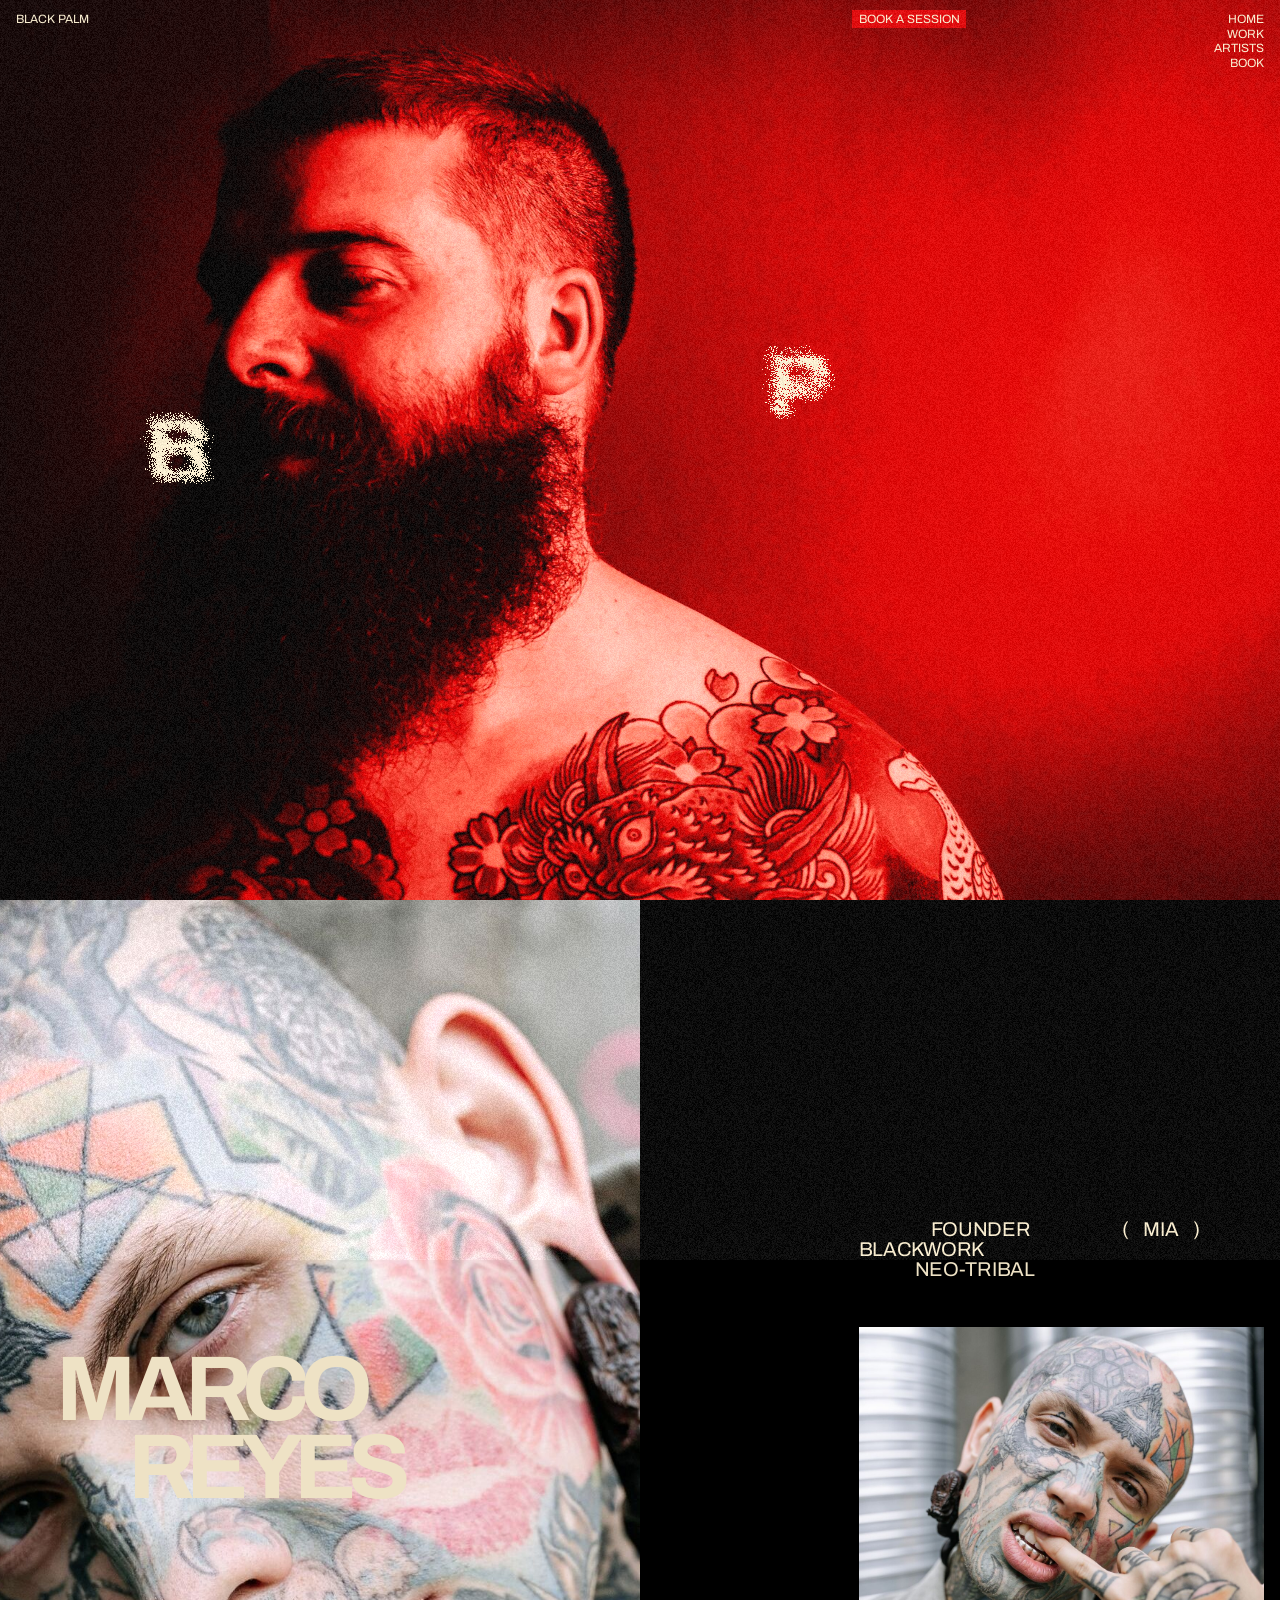
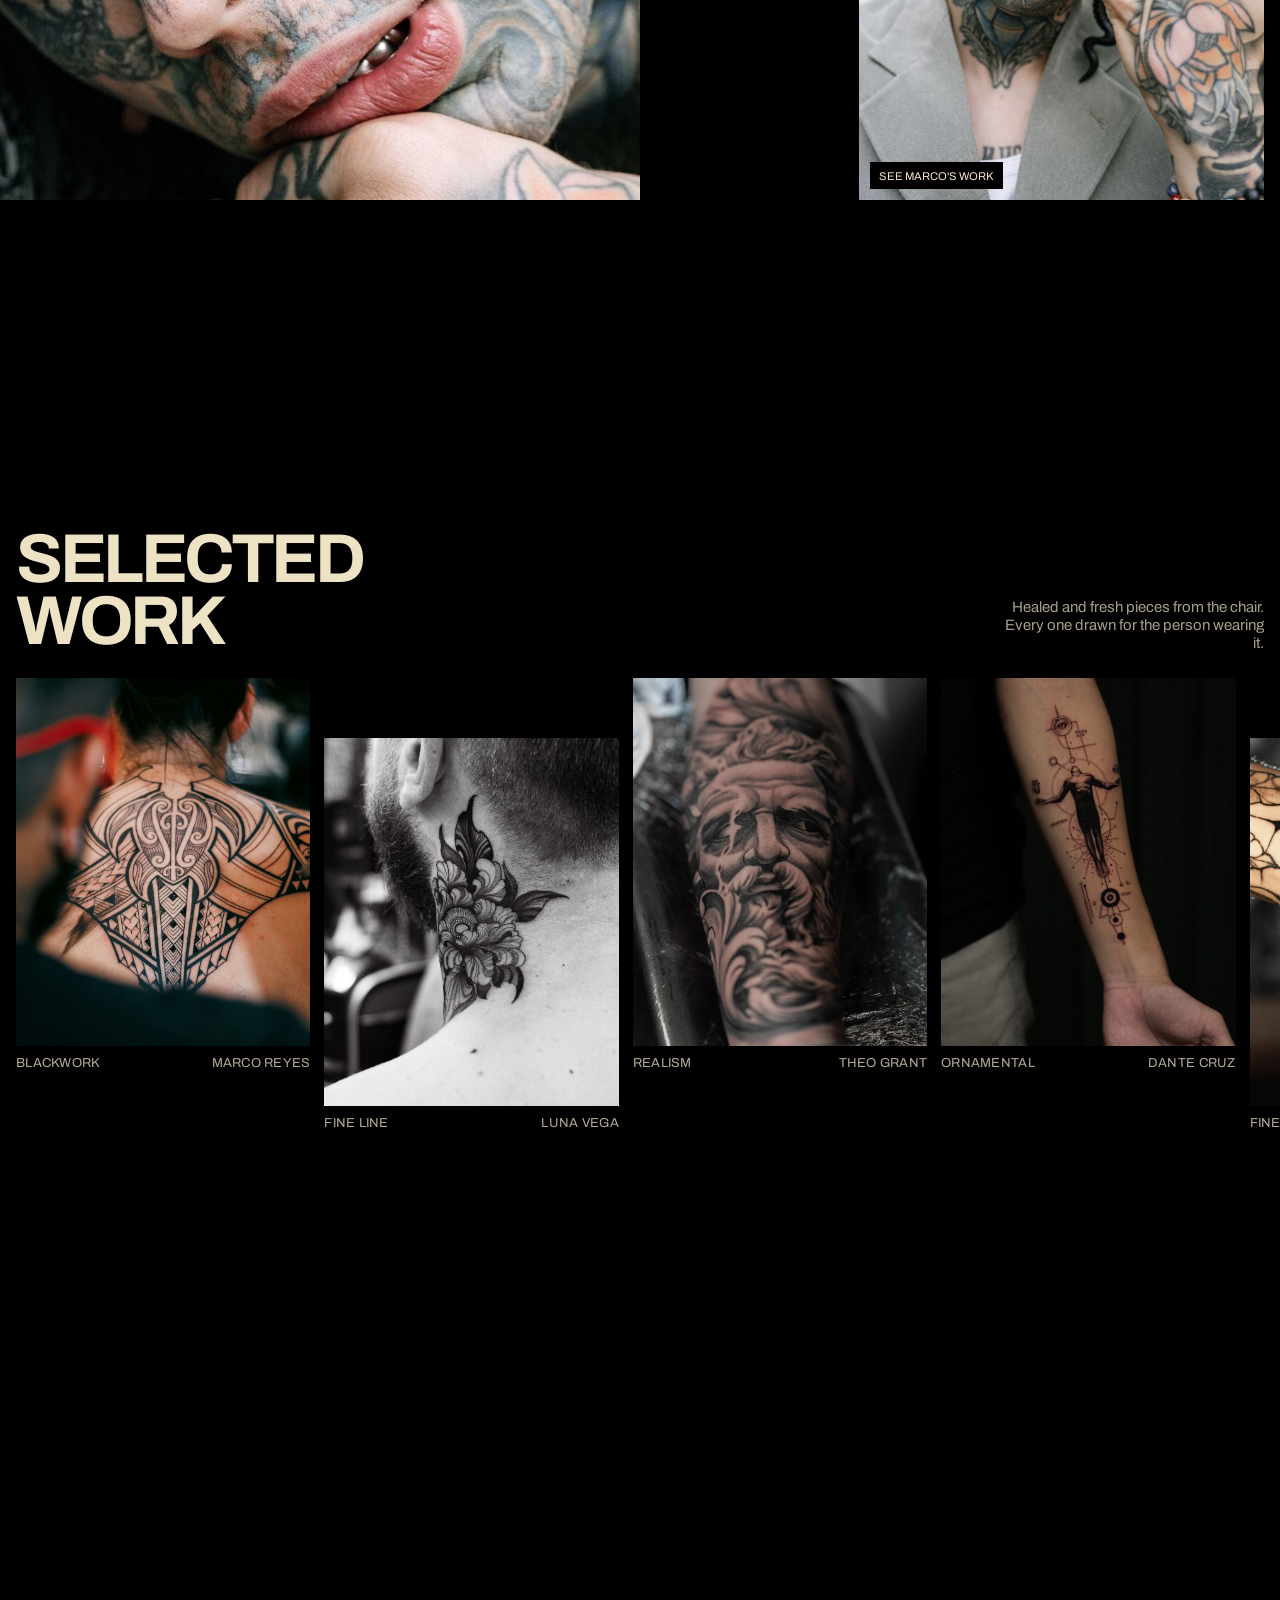
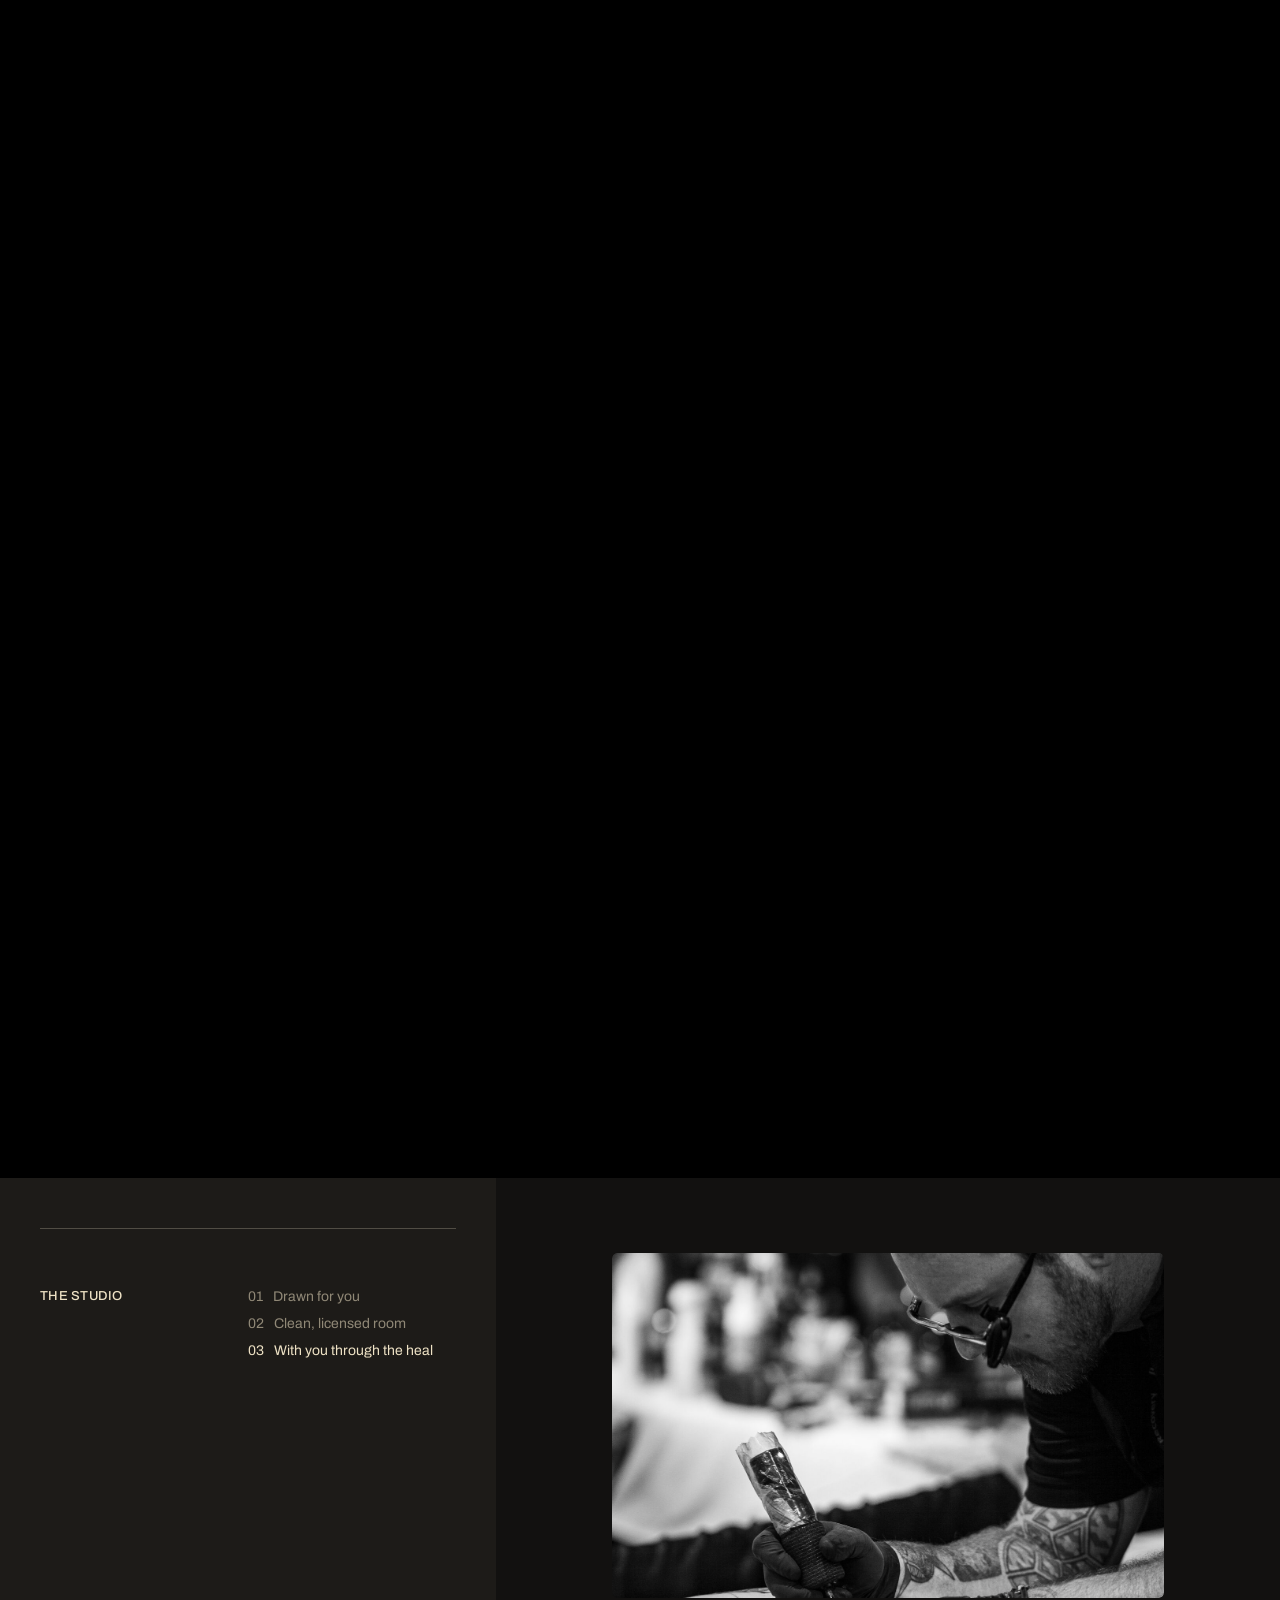
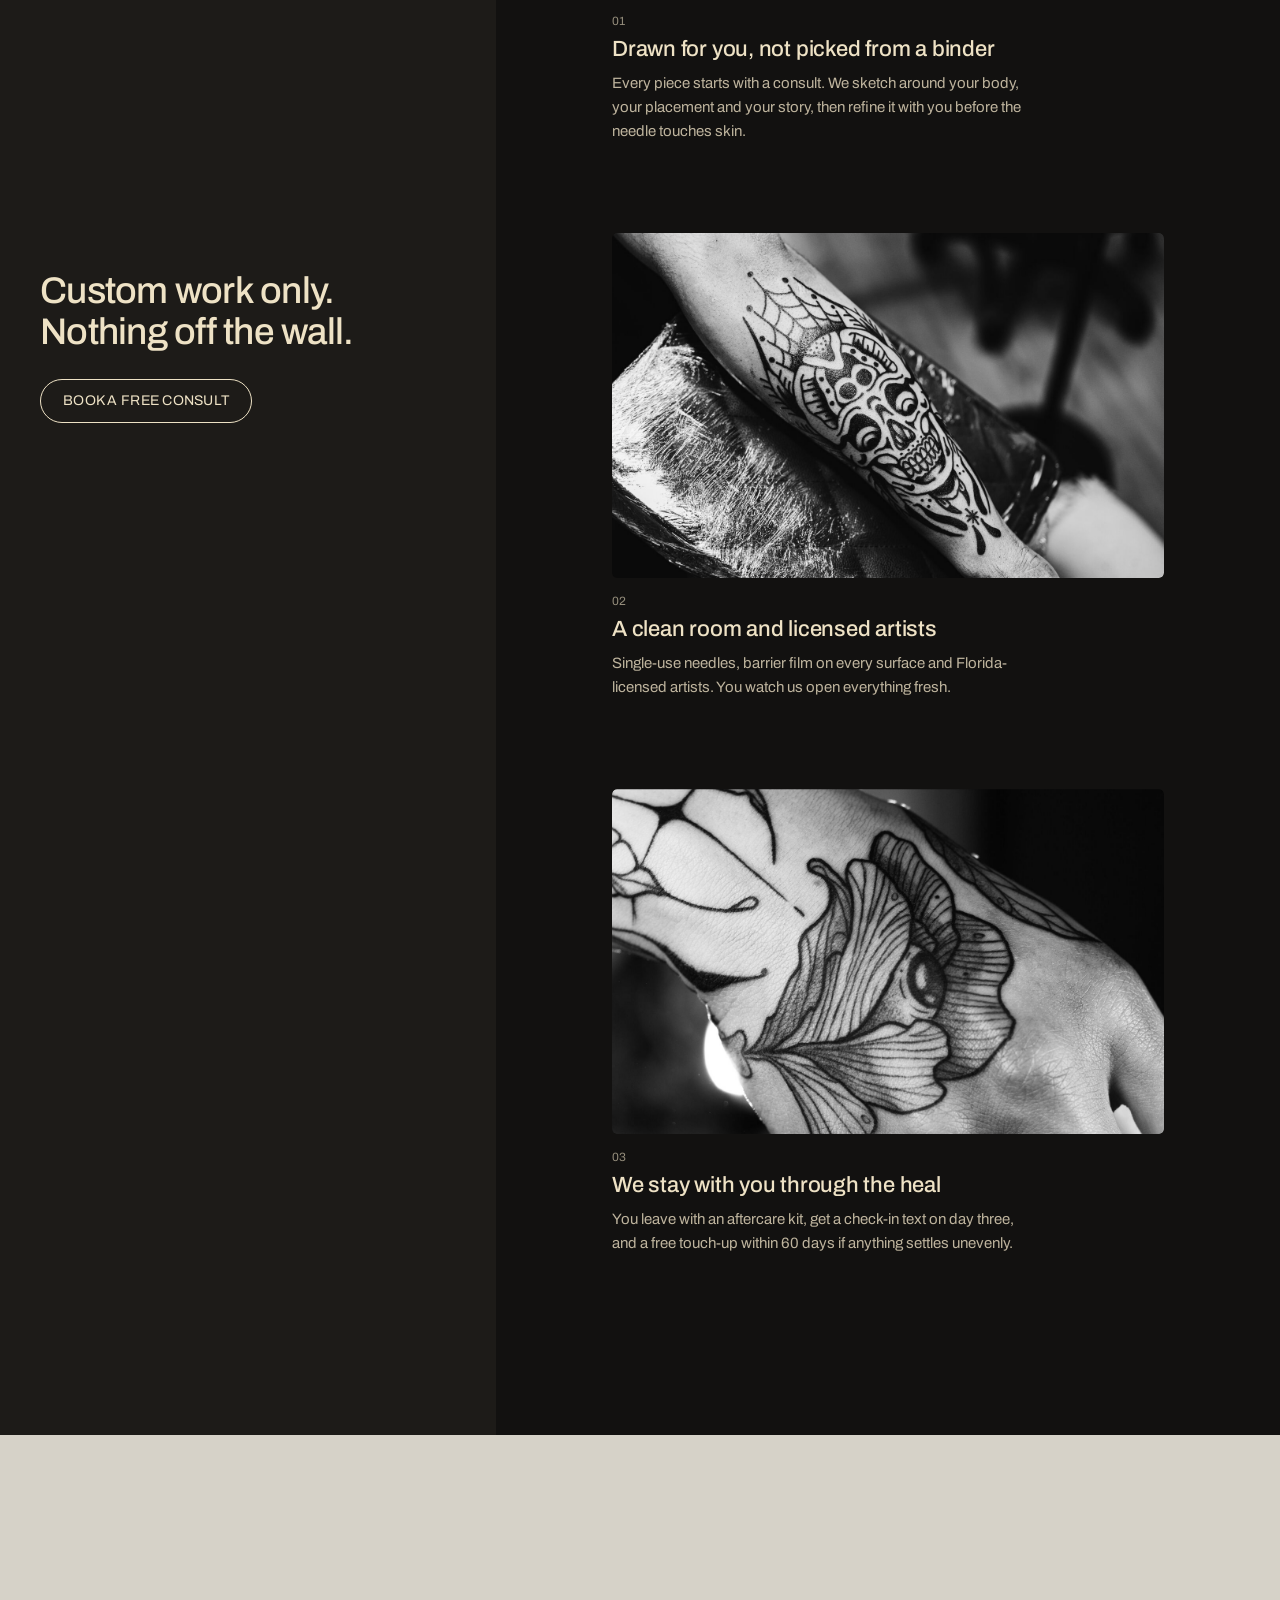
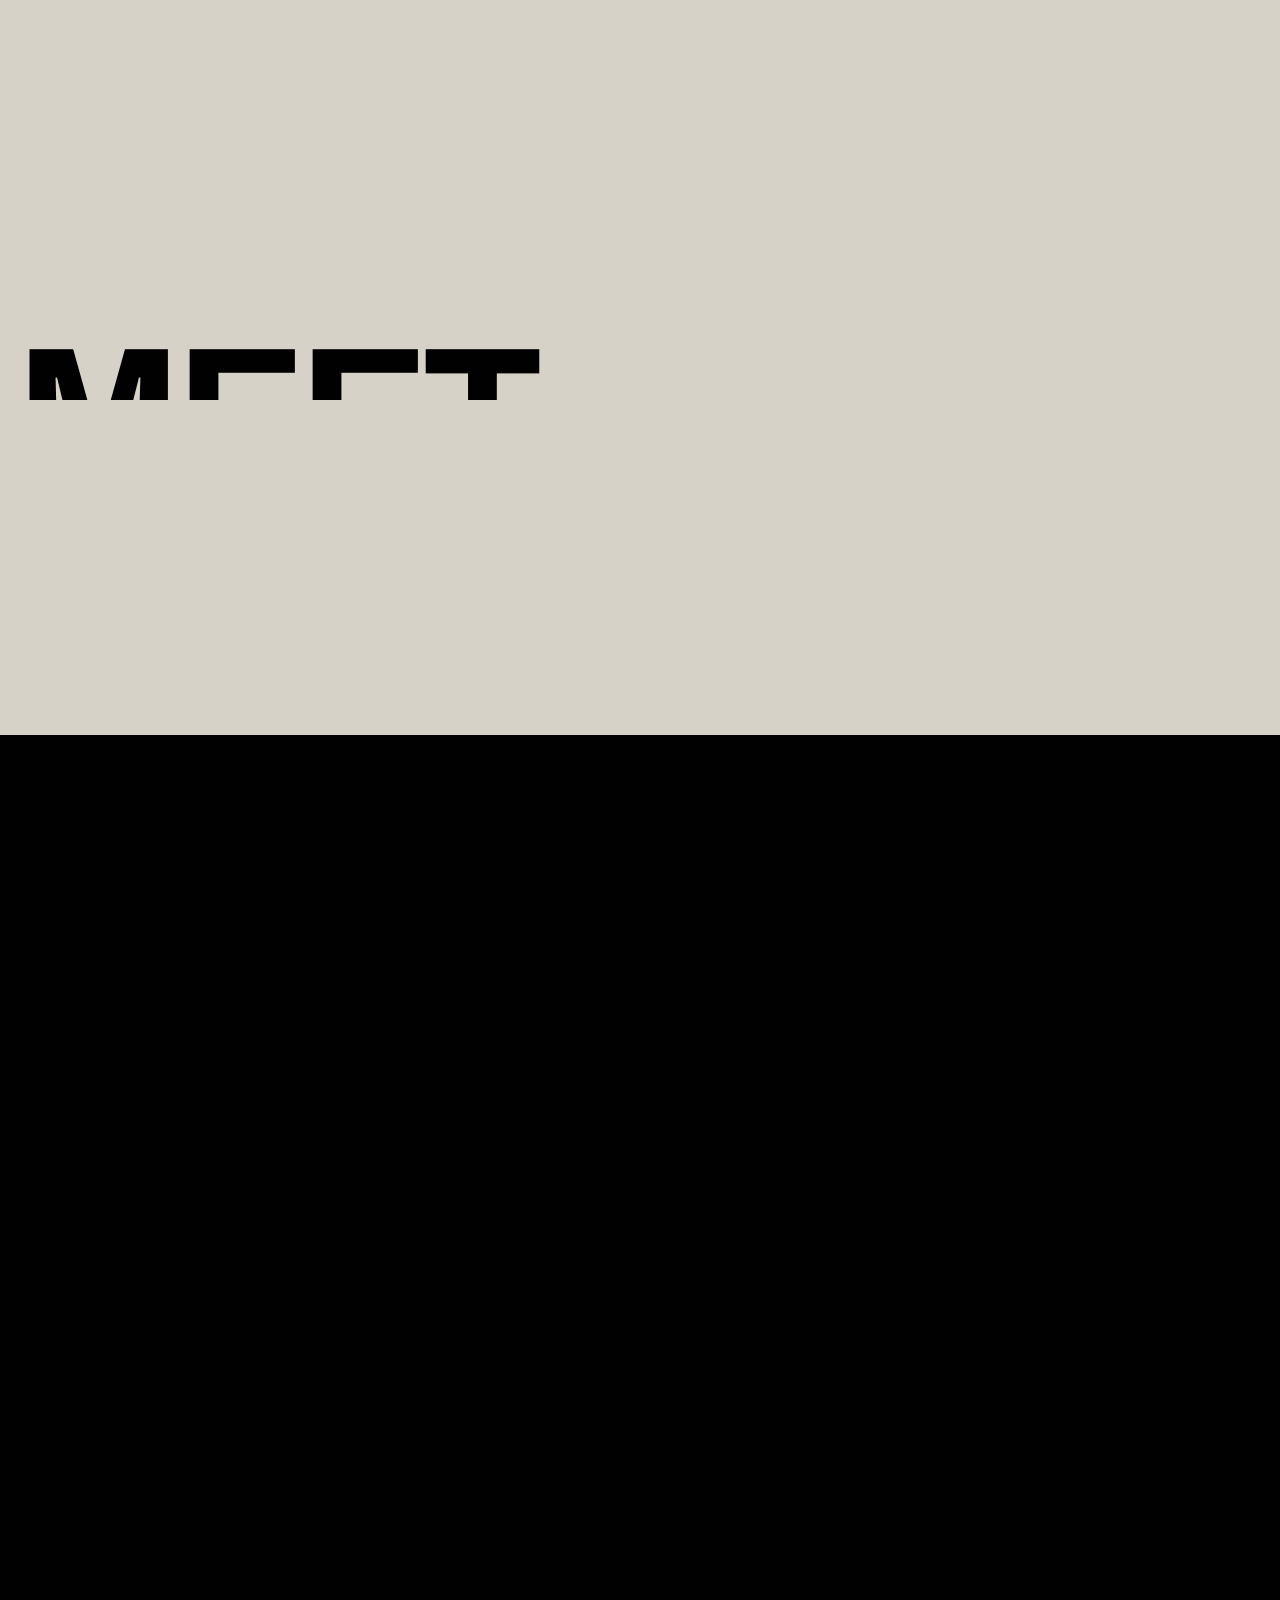
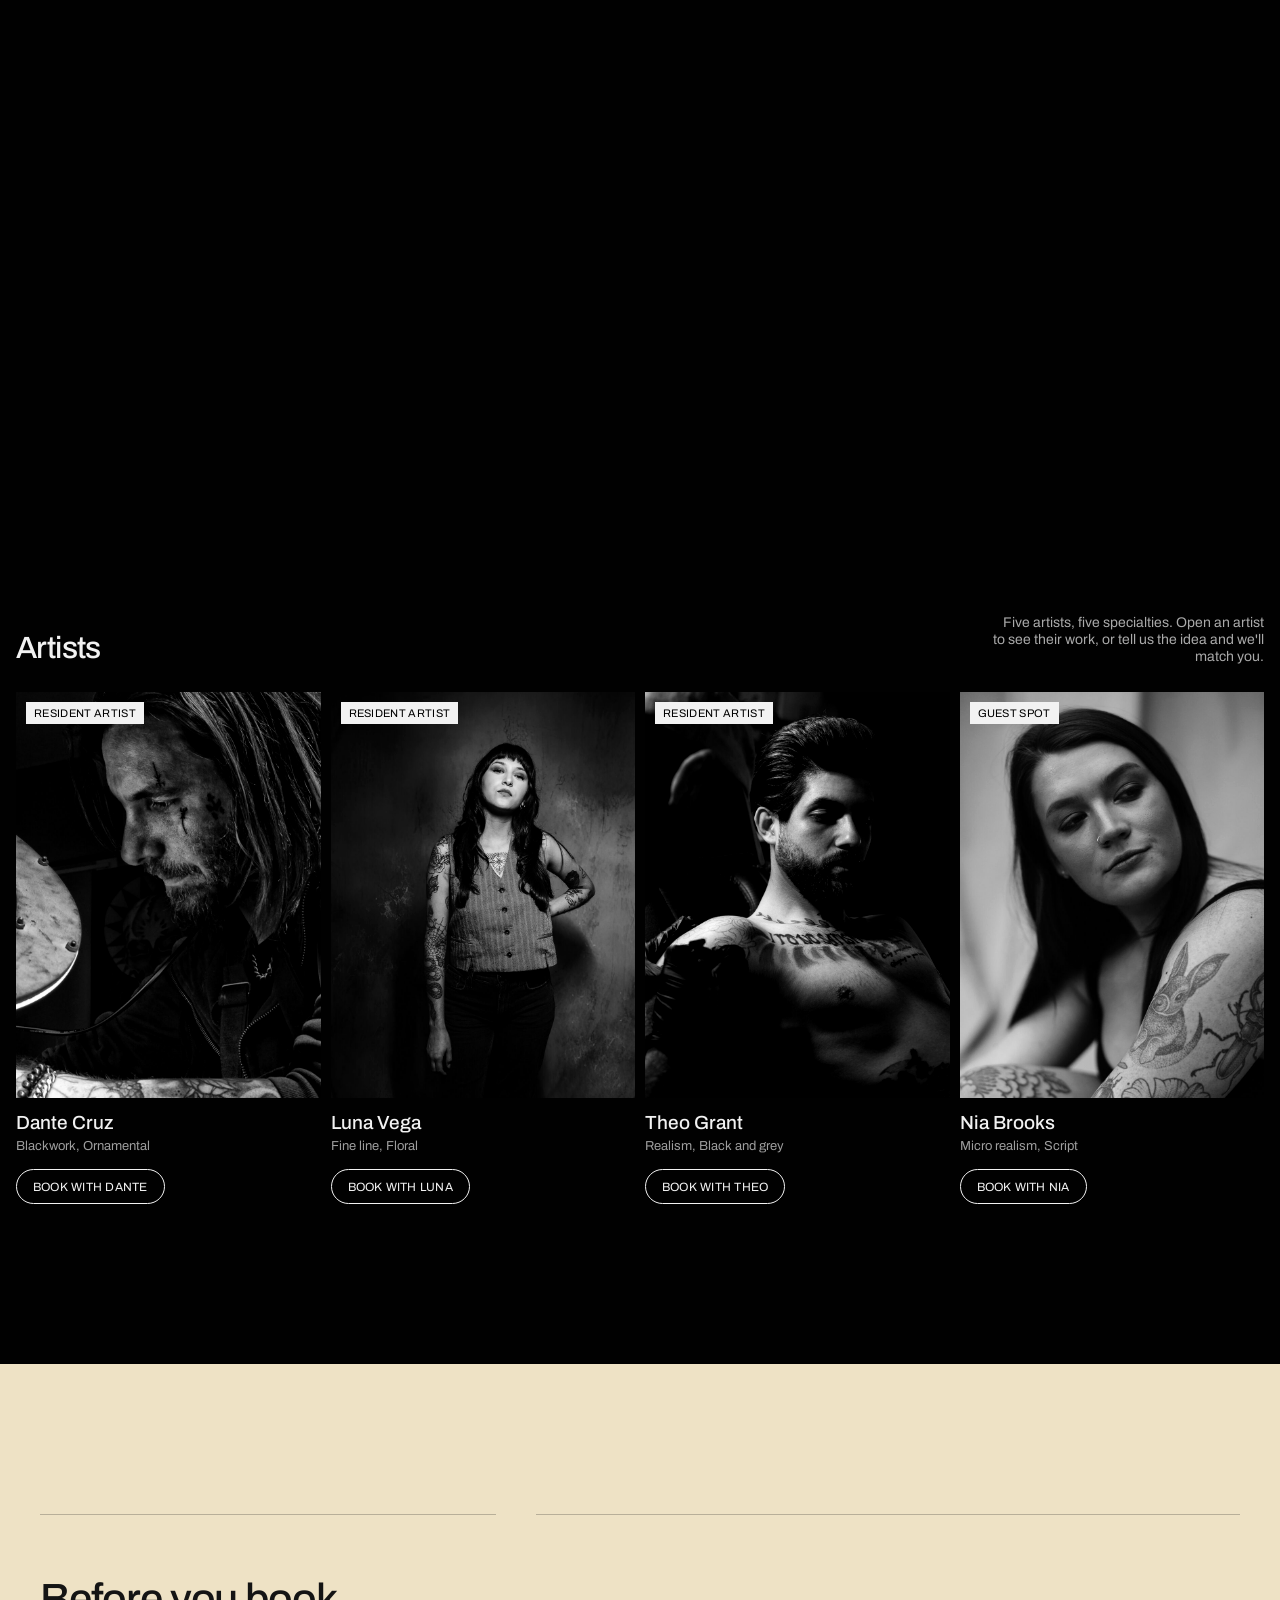
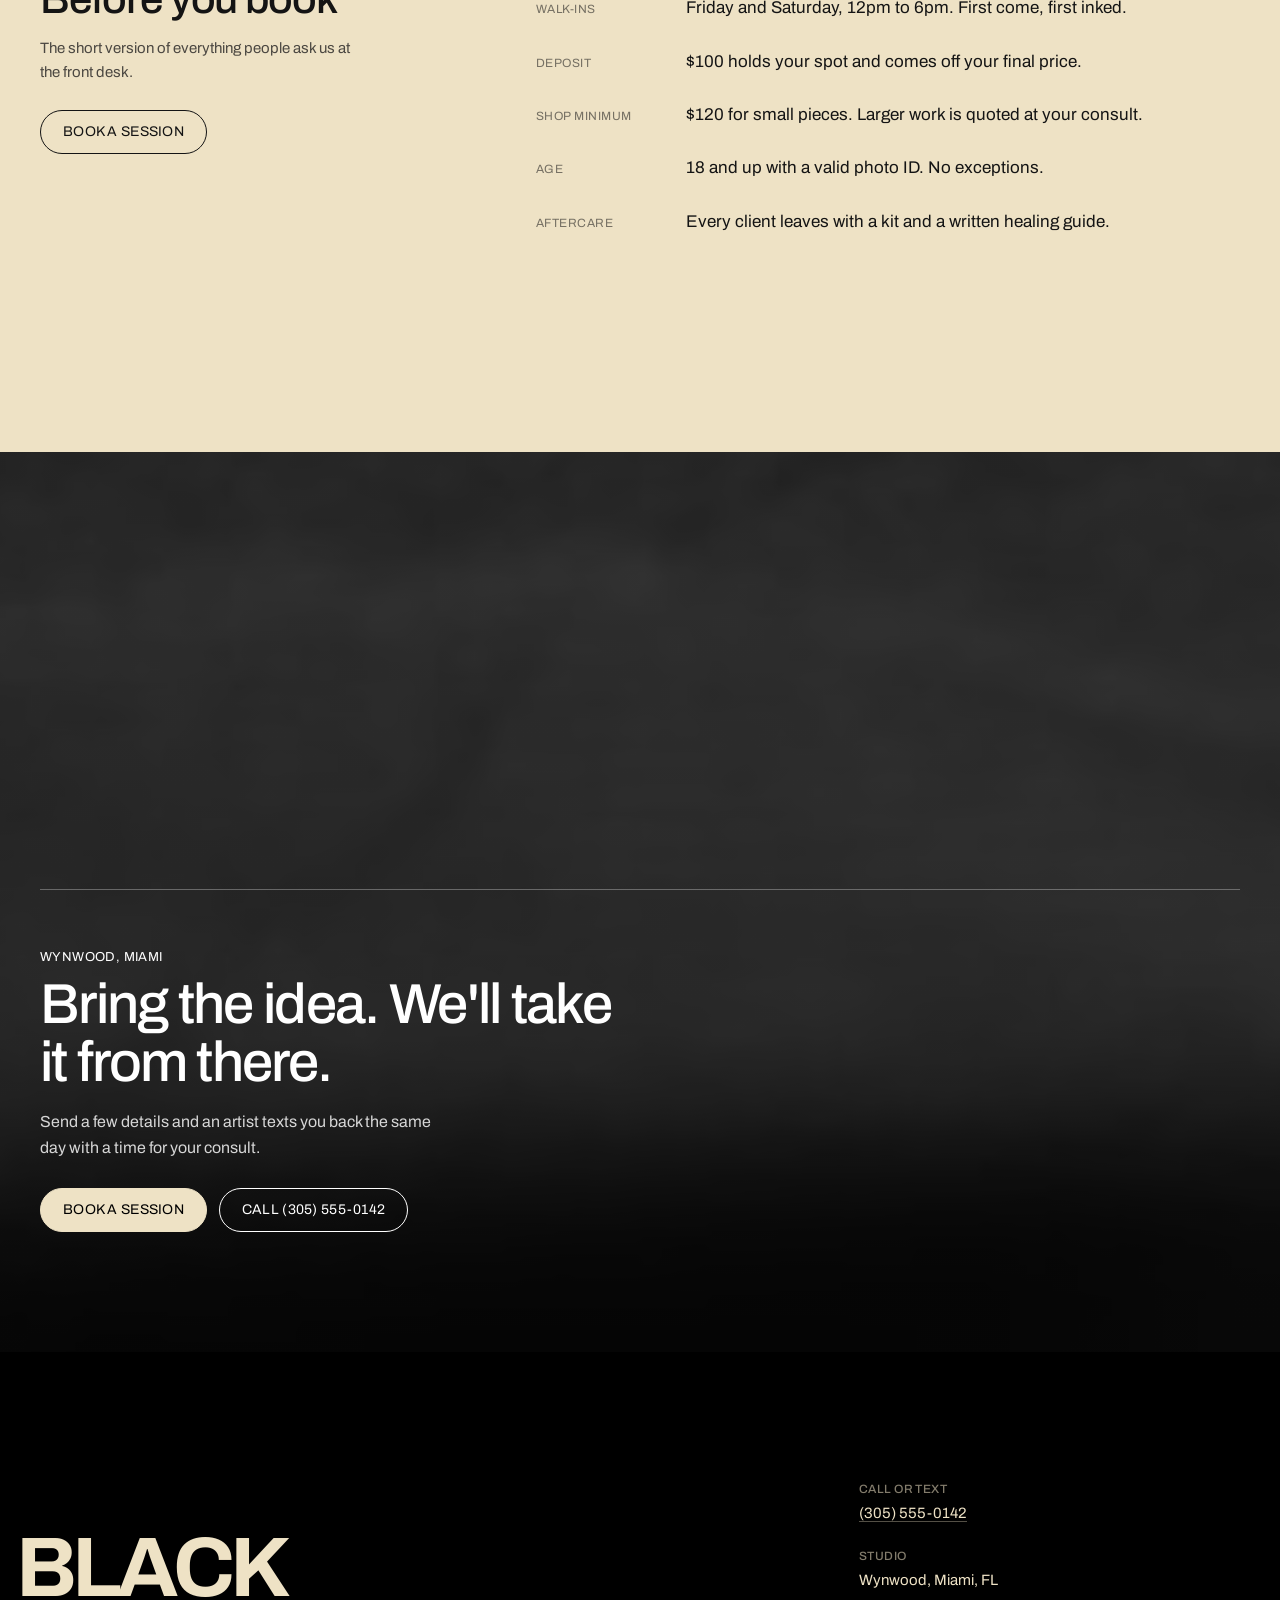
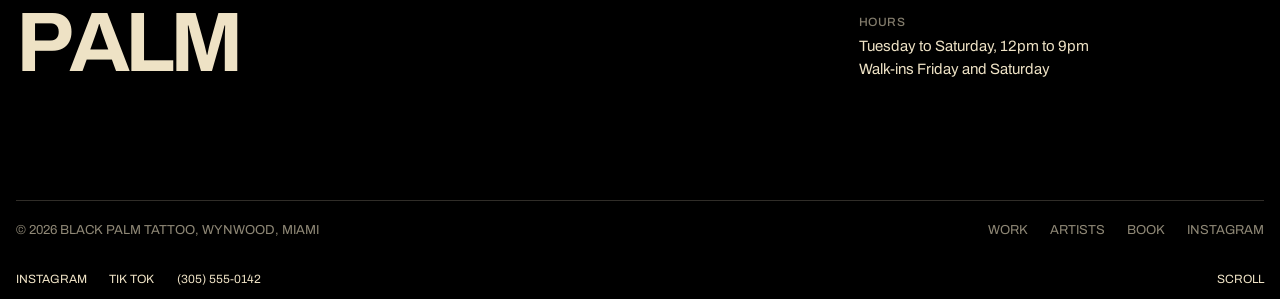
<file: index.html>
<!DOCTYPE html>
<html lang="en">
<head>
<meta charset="utf-8">
<meta name="viewport" content="width=device-width,initial-scale=1,minimum-scale=1,maximum-scale=5">
<meta name="format-detection" content="telephone=no">
<title>Black Palm Tattoo | Custom Tattoo Studio in Wynwood, Miami</title>
<meta name="description" content="Black Palm Tattoo is a custom tattoo studio in Wynwood, Miami. Blackwork, fine line and realism by licensed artists. Book a consult or walk in Friday and Saturday.">
<link rel="canonical" href="https://blackpalm.traviskenlocean1.workers.dev/">
<meta property="og:type" content="website">
<meta property="og:url" content="https://blackpalm.traviskenlocean1.workers.dev/">
<meta property="og:title" content="Black Palm Tattoo | Custom Tattoo Studio in Wynwood, Miami">
<meta property="og:description" content="Black Palm Tattoo is a custom tattoo studio in Wynwood, Miami. Blackwork, fine line and realism by licensed artists. Book a consult or walk in Friday and Saturday.">
<meta property="og:image" content="https://blackpalm.traviskenlocean1.workers.dev/img/hero.jpg">
<meta name="twitter:card" content="summary_large_image">
<meta name="theme-color" content="#000000">
<link rel="icon" href="data:image/svg+xml,%3Csvg xmlns='http://www.w3.org/2000/svg' viewBox='0 0 32 32'%3E%3Crect width='32' height='32' fill='%23d50305'/%3E%3Ctext x='16' y='23' font-family='Arial' font-weight='700' font-size='17' text-anchor='middle' fill='%23eee2c5'%3EBP%3C/text%3E%3C/svg%3E">
<link rel="preconnect" href="https://fonts.googleapis.com">
<link rel="preconnect" href="https://fonts.gstatic.com" crossorigin>
<link href="https://fonts.googleapis.com/css2?family=Archivo:wght@400;500;700&display=swap" rel="stylesheet">
<link rel="stylesheet" href="/assets/site.css">
<script type="application/ld+json">{"@context":"https://schema.org","@type":"TattooParlor","name":"Black Palm Tattoo","url":"https://blackpalm.traviskenlocean1.workers.dev/","image":"https://blackpalm.traviskenlocean1.workers.dev/img/hero.jpg","telephone":"+1-305-555-0142","priceRange":"$$","address":{"@type":"PostalAddress","addressLocality":"Miami","addressRegion":"FL","addressCountry":"US","streetAddress":"Wynwood"},"openingHoursSpecification":[{"@type":"OpeningHoursSpecification","dayOfWeek":["Tuesday","Wednesday","Thursday","Friday","Saturday"],"opens":"12:00","closes":"21:00"}],"areaServed":"Miami-Dade County"}</script>
</head>
<body>
<div id="loading"></div>
<div id="noise"></div>
<svg id="filters" aria-hidden="true"><defs><filter id="motion-blur-header" x="-50%" y="-50%" width="200%" height="200%"><feGaussianBlur in="SourceGraphic" stdDeviation="0 0"/></filter></defs></svg>
<div id="preloader" aria-hidden="true">
  <video muted loop playsinline preload="auto">
    <source src="/video/preloader.mp4" media="(min-width:1025px)" type="video/mp4">
    <source src="/video/preloader-m.mp4" type="video/mp4">
  </video>
</div>
<div id="page">
  <nav id="nav" aria-label="Main">
    <a href="/">Black Palm</a>
    <div id="nav-right">
      <a class="book" href="/book/">Book a session</a>
      <div class="items">
        <a href="/">Home</a>
        <a href="/work/">Work</a>
        <a href="/#artists">Artists</a>
        <a href="/book/">Book</a>
      </div>
      <a class="mb book" href="/book/">Book</a>
    </div>
  </nav>
  <div id="footer">
    <div class="left">
      <a href="https://instagram.com/" target="_blank" rel="noopener">Instagram</a>
      <a href="https://www.tiktok.com/" target="_blank" rel="noopener">Tik Tok</a>
      <a href="tel:+13055550142">(305) 555-0142</a>
    </div>
    <span>Scroll</span>
  </div>
  <main id="main">
    <header id="hero" class="header">
      <img class="header-image d" src="/img/hero.jpg" alt="Tattooed artist at Black Palm Tattoo under red studio light" width="2400" height="1600" fetchpriority="high">
      <img class="header-image m" src="/img/hero-m.jpg" alt="" width="800" height="1422">
      <h1 class="h1 header-title" aria-label="Black Palm Tattoo, Miami" data-groups="BL|ACK|PA|LM"><span class="sr">Black Palm Tattoo</span></h1>
      <h2 class="h3 header-subtitle"><span>Est. 2016</span><span>Blackwork</span><span>Fine line</span></h2>
      <div class="header-mobile">
        <span>Blackwork · Fine line · Realism</span>
        <span>Wynwood, Miami</span>
        <a class="btn" href="/book/">Book a session</a>
      </div>
    </header>

    <section id="featured" class="member" data-scroll-item aria-label="Founder Marco Reyes">
      <div class="bg" data-scroll-speed="300"><picture><img src="/img/feat-bg.jpg" alt="Marco Reyes, founder of Black Palm Tattoo" loading="lazy" width="2000" height="1250"></picture></div>
      <h2 class="h1 title" data-scroll-item data-lines="MARCO|REYES" aria-label="Marco Reyes"></h2>
      <div class="right">
        <div class="h3 description">
          <div class="row" data-scroll-item><span>Founder</span><span>(&nbsp;&nbsp;&nbsp;&nbsp;MIA&nbsp;&nbsp;&nbsp;&nbsp;)</span></div>
          <div class="row" data-scroll-item><span>Blackwork</span></div>
          <div class="row" data-scroll-item><span>Neo-tribal</span></div>
        </div>
        <div class="card">
          <img src="/img/feat-card.jpg" alt="Marco Reyes portrait" loading="lazy" width="1100" height="1650">
          <a class="bk" href="/artists/marco-reyes/">See Marco's work</a>
        </div>
      </div>
    </section>

    <section class="sel" aria-labelledby="sel-t">
      <div class="sel-pin">
        <div class="sel-head"><h2 id="sel-t">Selected<br>work</h2><p>Healed and fresh pieces from the chair. Every one drawn for the person wearing it.</p></div>
        <div class="sel-track">
          <figure class="sel-item"><a class="ph" href="/work/"><img src="/img/work/29211944.jpg" alt="Tribal back piece, blackwork tattoo by Marco Reyes" width="933" height="1400" loading="lazy"></a><figcaption><span>Blackwork</span><span>Marco Reyes</span></figcaption></figure>
          <figure class="sel-item"><a class="ph" href="/work/"><img src="/img/work/19669301.jpg" alt="Floral neck piece, fine line tattoo by Luna Vega" width="1120" height="1400" loading="lazy"></a><figcaption><span>Fine line</span><span>Luna Vega</span></figcaption></figure>
          <figure class="sel-item"><a class="ph" href="/work/"><img src="/img/work/11619031.jpg" alt="Zeus portrait, realism tattoo by Theo Grant" width="933" height="1400" loading="lazy"></a><figcaption><span>Realism</span><span>Theo Grant</span></figcaption></figure>
          <figure class="sel-item"><a class="ph" href="/work/"><img src="/img/work/40444249.jpg" alt="Ornamental forearm, ornamental tattoo by Dante Cruz" width="793" height="1400" loading="lazy"></a><figcaption><span>Ornamental</span><span>Dante Cruz</span></figcaption></figure>
          <figure class="sel-item"><a class="ph" href="/work/"><img src="/img/work/25526235.jpg" alt="Flower and eye hand, fine line tattoo by Luna Vega" width="933" height="1400" loading="lazy"></a><figcaption><span>Fine line</span><span>Luna Vega</span></figcaption></figure>
          <figure class="sel-item"><a class="ph" href="/work/"><img src="/img/work/17902000.jpg" alt="Black and grey shoulder, realism tattoo by Theo Grant" width="933" height="1400" loading="lazy"></a><figcaption><span>Realism</span><span>Theo Grant</span></figcaption></figure>
          <figure class="sel-item"><a class="ph" href="/work/"><img src="/img/work/12878043.jpg" alt="Geometric stag, blackwork tattoo by Marco Reyes" width="1246" height="1400" loading="lazy"></a><figcaption><span>Blackwork</span><span>Marco Reyes</span></figcaption></figure>
          <figure class="sel-item"><a class="ph" href="/work/"><img src="/img/work/40444259.jpg" alt="Shark at the waist, fine line tattoo by Nia Brooks" width="793" height="1400" loading="lazy"></a><figcaption><span>Fine line</span><span>Nia Brooks</span></figcaption></figure>
          <a class="sel-end" href="/work/">See all work</a>
        </div>
      </div>
    </section>

    <section id="why" class="why" aria-labelledby="why-t">
      <div class="why-inner">
        <div class="why-lead">
          <div class="why-lead-inner">
            <div class="why-head">
              <h2 class="why-ttl" id="why-t">The studio</h2>
              <ul class="why-anchors">
                <li class="cur"><a href="#w1"><span>01</span>Drawn for you</a></li>
                <li><a href="#w2"><span>02</span>Clean, licensed room</a></li>
                <li><a href="#w3"><span>03</span>With you through the heal</a></li>
              </ul>
            </div>
            <div>
              <p class="why-catch">Custom work only. Nothing off the wall.</p>
              <a class="btn" href="/book/">Book a free consult</a>
            </div>
          </div>
        </div>
        <div class="why-main">
          <div class="why-main-inner">
            <article class="why-item" id="w1">
              <div class="why-img"><img src="/img/w1.jpg" alt="Artist outlining a geometric blackwork tattoo" loading="lazy" width="1400" height="1987"></div>
              <span class="why-num">01</span>
              <h3>Drawn for you, not picked from a binder</h3>
              <p>Every piece starts with a consult. We sketch around your body, your placement and your story, then refine it with you before the needle touches skin.</p>
            </article>
            <article class="why-item" id="w2">
              <div class="why-img"><img src="/img/w2.jpg" alt="Gloved artist tattooing a skull on a forearm" loading="lazy" width="1400" height="2100"></div>
              <span class="why-num">02</span>
              <h3>A clean room and licensed artists</h3>
              <p>Single-use needles, barrier film on every surface and Florida-licensed artists. You watch us open everything fresh.</p>
            </article>
            <article class="why-item" id="w3">
              <div class="why-img"><img src="/img/w3.jpg" alt="Healed fine line flower tattoo on a hand" loading="lazy" width="1400" height="2100"></div>
              <span class="why-num">03</span>
              <h3>We stay with you through the heal</h3>
              <p>You leave with an aftercare kit, get a check-in text on day three, and a free touch-up within 60 days if anything settles unevenly.</p>
            </article>
          </div>
        </div>
      </div>
    </section>

    <section class="meet" aria-label="Meet the artists">
      <div class="meet-stick"><h2><span class="ln"><span>Meet</span></span><span class="ln"><span>the</span></span><span class="ln"><span>artists</span></span></h2></div>
    </section>

    <section id="artists" class="artists" aria-labelledby="art-t">
      <div class="artists-head">
        <h3 id="art-t">Artists</h3>
        <p>Five artists, five specialties. Open an artist to see their work, or tell us the idea and we'll match you.</p>
      </div>
      <div class="grid">
        <article class="a-card"><a href="/artists/dante-cruz/" class="ph"><img src="/img/a1.jpg" alt="Dante Cruz, tattoo artist" loading="lazy" width="900" height="1200"><span class="chip">Resident artist</span></a><h4><a href="/artists/dante-cruz/">Dante Cruz</a></h4><p class="st">Blackwork, Ornamental</p><a class="btn" href="/book/" data-artist="Dante Cruz">Book with Dante</a></article>
        <article class="a-card"><a href="/artists/luna-vega/" class="ph"><img src="/img/a2.jpg" alt="Luna Vega, tattoo artist" loading="lazy" width="900" height="1200"><span class="chip">Resident artist</span></a><h4><a href="/artists/luna-vega/">Luna Vega</a></h4><p class="st">Fine line, Floral</p><a class="btn" href="/book/" data-artist="Luna Vega">Book with Luna</a></article>
        <article class="a-card"><a href="/artists/theo-grant/" class="ph"><img src="/img/a3.jpg" alt="Theo Grant, tattoo artist" loading="lazy" width="900" height="1200"><span class="chip">Resident artist</span></a><h4><a href="/artists/theo-grant/">Theo Grant</a></h4><p class="st">Realism, Black and grey</p><a class="btn" href="/book/" data-artist="Theo Grant">Book with Theo</a></article>
        <article class="a-card"><a href="/artists/nia-brooks/" class="ph"><img src="/img/a4.jpg" alt="Nia Brooks, tattoo artist" loading="lazy" width="900" height="1200"><span class="chip">Guest spot</span></a><h4><a href="/artists/nia-brooks/">Nia Brooks</a></h4><p class="st">Micro realism, Script</p><a class="btn" href="/book/" data-artist="Nia Brooks">Book with Nia</a></article>
      </div>
    </section>

    <section id="before" class="before" data-light aria-labelledby="bf-t">
      <div class="before-inner">
        <div class="before-head">
          <h2 id="bf-t">Before you book</h2>
          <p>The short version of everything people ask us at the front desk.</p>
          <a class="btn" href="/book/" style="color:#141414">Book a session</a>
        </div>
        <div class="before-main">
          <dl>
            <div class="r"><dt>Walk-ins</dt><dd>Friday and Saturday, 12pm to 6pm. First come, first inked.</dd></div>
            <div class="r"><dt>Deposit</dt><dd>$100 holds your spot and comes off your final price.</dd></div>
            <div class="r"><dt>Shop minimum</dt><dd>$120 for small pieces. Larger work is quoted at your consult.</dd></div>
            <div class="r"><dt>Age</dt><dd>18 and up with a valid photo ID. No exceptions.</dd></div>
            <div class="r"><dt>Aftercare</dt><dd>Every client leaves with a kit and a written healing guide.</dd></div>
          </dl>
        </div>
      </div>
    </section>

    <section class="reveal" aria-label="Book your session">
      <div class="reveal-visual"><img src="/img/studio.jpg" alt="Black Palm artist tattooing a client in the Wynwood studio" loading="lazy" width="2400" height="1350"></div>
      <div class="reveal-inner">
        <small>Wynwood, Miami</small>
        <h2>Bring the idea. We'll take it from there.</h2>
        <p>Send a few details and an artist texts you back the same day with a time for your consult.</p>
        <div class="acts"><a class="btn solid" href="/book/">Book a session</a><a class="btn" href="tel:+13055550142">Call (305) 555-0142</a></div>
      </div>
    </section>

    <section class="close" aria-labelledby="close-t">
      <div class="close-grid">
        <h2 id="close-t" data-lines="Black|Palm" aria-label="Black Palm"></h2>
        <div class="book-info">
          <div><b>Call or text</b><a href="tel:+13055550142">(305) 555-0142</a></div>
          <div><b>Studio</b>Wynwood, Miami, FL</div>
          <div><b>Hours</b>Tuesday to Saturday, 12pm to 9pm<br>Walk-ins Friday and Saturday</div>
        </div>
      </div>
      <footer class="site-foot">
        <span>© 2026 Black Palm Tattoo, Wynwood, Miami</span>
        <nav aria-label="Footer"><a href="/work/">Work</a><a href="/#artists">Artists</a><a href="/book/">Book</a><a href="https://instagram.com/" target="_blank" rel="noopener">Instagram</a></nav>
      </footer>
    </section>
  </main>
  <div id="mbar"><a href="tel:+13055550142">Call</a><a href="/book/">Book a session</a></div>
</div>
<script src="/js/gsap.min.js"></script>
<script src="/js/ScrollTrigger.min.js"></script>
<script src="/js/lenis.min.js"></script>
<script src="/assets/site.js"></script>
<script src="/assets/home.js"></script>
</body>
</html>
</file>
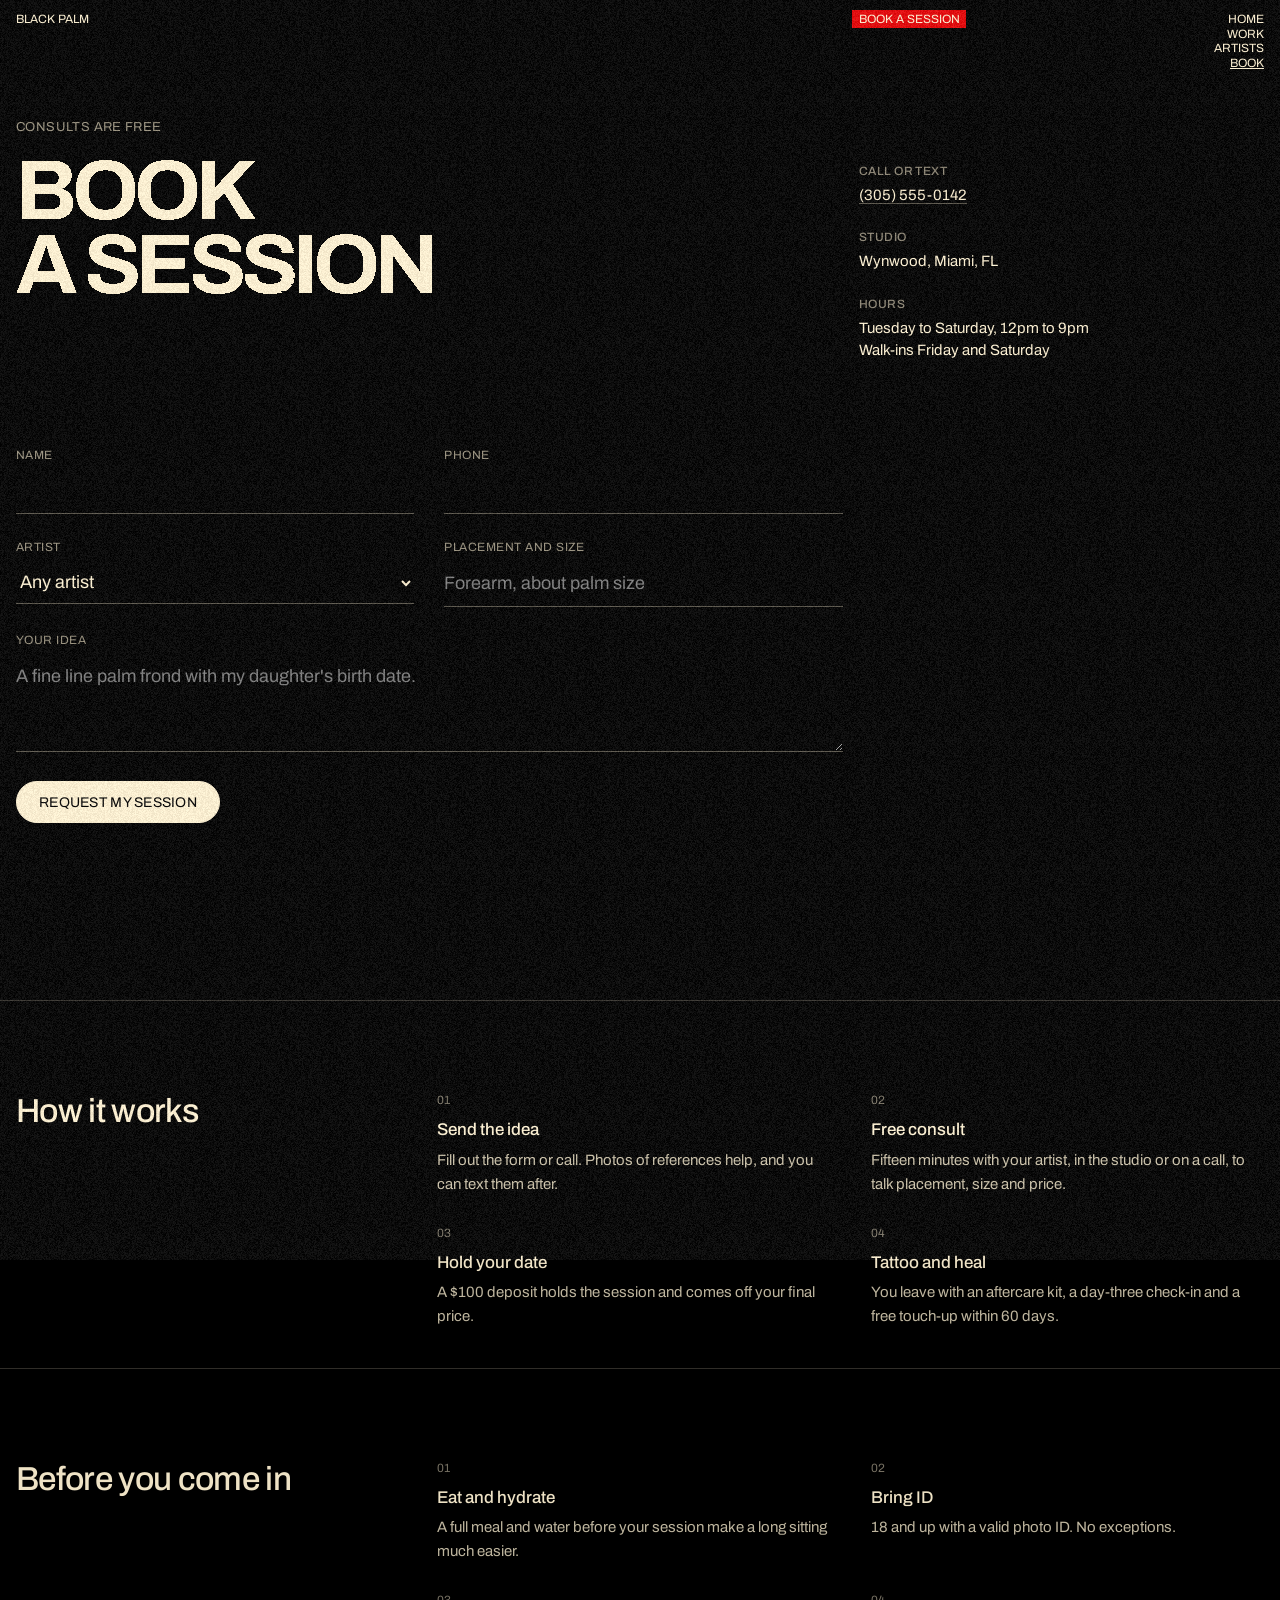
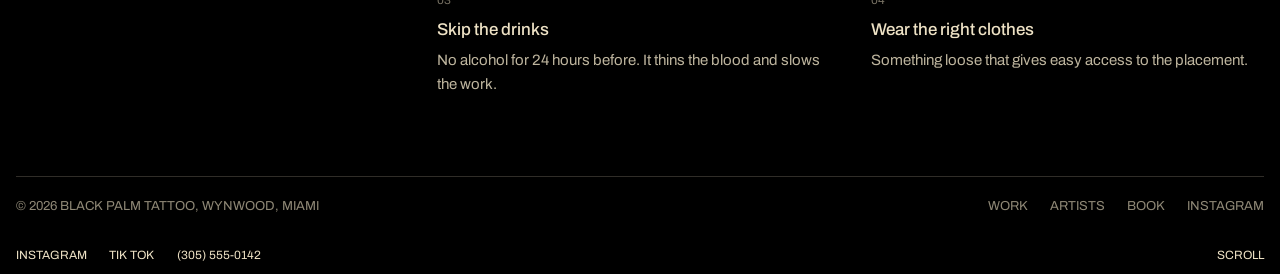
<file: book/index.html>
<!DOCTYPE html>
<html lang="en" class="intro-done sub">
<head>
<meta charset="utf-8">
<meta name="viewport" content="width=device-width,initial-scale=1,minimum-scale=1,maximum-scale=5">
<meta name="format-detection" content="telephone=no">
<title>Book a Tattoo Session | Black Palm Tattoo, Miami</title>
<meta name="description" content="Book a tattoo consult at Black Palm Tattoo in Wynwood, Miami. Pick an artist, tell us your idea and an artist texts you back the same day.">
<link rel="canonical" href="https://blackpalm.traviskenlocean1.workers.dev/book/">
<meta property="og:type" content="website">
<meta property="og:url" content="https://blackpalm.traviskenlocean1.workers.dev/book/">
<meta property="og:title" content="Book a Tattoo Session | Black Palm Tattoo, Miami">
<meta property="og:description" content="Book a tattoo consult at Black Palm Tattoo in Wynwood, Miami. Pick an artist, tell us your idea and an artist texts you back the same day.">
<meta property="og:image" content="https://blackpalm.traviskenlocean1.workers.dev/img/hero.jpg">
<meta name="twitter:card" content="summary_large_image">
<meta name="theme-color" content="#000000">
<link rel="icon" href="data:image/svg+xml,%3Csvg xmlns='http://www.w3.org/2000/svg' viewBox='0 0 32 32'%3E%3Crect width='32' height='32' fill='%23d50305'/%3E%3Ctext x='16' y='23' font-family='Arial' font-weight='700' font-size='17' text-anchor='middle' fill='%23eee2c5'%3EBP%3C/text%3E%3C/svg%3E">
<link rel="preconnect" href="https://fonts.googleapis.com">
<link rel="preconnect" href="https://fonts.gstatic.com" crossorigin>
<link href="https://fonts.googleapis.com/css2?family=Archivo:wght@400;500;700&display=swap" rel="stylesheet">
<link rel="stylesheet" href="/assets/site.css">
<script type="application/ld+json">{"@context":"https://schema.org","@type":"TattooParlor","name":"Black Palm Tattoo","url":"https://blackpalm.traviskenlocean1.workers.dev/","image":"https://blackpalm.traviskenlocean1.workers.dev/img/hero.jpg","telephone":"+1-305-555-0142","priceRange":"$$","address":{"@type":"PostalAddress","addressLocality":"Miami","addressRegion":"FL","addressCountry":"US","streetAddress":"Wynwood"},"openingHoursSpecification":[{"@type":"OpeningHoursSpecification","dayOfWeek":["Tuesday","Wednesday","Thursday","Friday","Saturday"],"opens":"12:00","closes":"21:00"}],"areaServed":"Miami-Dade County"}</script>
</head>
<body>
<div id="loading" class="hide"></div>
<div id="noise"></div>
<svg id="filters" aria-hidden="true"><defs><filter id="motion-blur-header" x="-50%" y="-50%" width="200%" height="200%"><feGaussianBlur in="SourceGraphic" stdDeviation="0 0"/></filter></defs></svg>
<div id="page">
  <nav id="nav" aria-label="Main">
    <a href="/">Black Palm</a>
    <div id="nav-right">
      <a class="book" href="/book/">Book a session</a>
      <div class="items">
        <a href="/">Home</a>
        <a href="/work/">Work</a>
        <a href="/#artists">Artists</a>
        <a href="/book/">Book</a>
      </div>
      <a class="mb book" href="/book/">Book</a>
    </div>
  </nav>
  <div id="footer">
    <div class="left">
      <a href="https://instagram.com/" target="_blank" rel="noopener">Instagram</a>
      <a href="https://www.tiktok.com/" target="_blank" rel="noopener">Tik Tok</a>
      <a href="tel:+13055550142">(305) 555-0142</a>
    </div>
    <span>Scroll</span>
  </div>
  <main>
    <section class="book-page" aria-labelledby="book-t">
      <span class="eyebrow">Consults are free</span>
      <div class="book-top">
        <h1 class="book-title" id="book-t" data-lines="Book|a session" aria-label="Book a session"></h1>
        <div class="book-info">
          <div><b>Call or text</b><a href="tel:+13055550142">(305) 555-0142</a></div>
          <div><b>Studio</b>Wynwood, Miami, FL</div>
          <div><b>Hours</b>Tuesday to Saturday, 12pm to 9pm<br>Walk-ins Friday and Saturday</div>
        </div>
        <form id="bookForm" novalidate>
          <div><label for="f-name">Name</label><input id="f-name" name="name" autocomplete="name" required></div>
          <div><label for="f-phone">Phone</label><input id="f-phone" name="phone" type="tel" autocomplete="tel" required></div>
          <div><label for="f-artist">Artist</label><select id="f-artist" name="artist"><option>Any artist</option><option>Marco Reyes</option><option>Dante Cruz</option><option>Luna Vega</option><option>Theo Grant</option><option>Nia Brooks</option></select></div>
          <div><label for="f-place">Placement and size</label><input id="f-place" name="placement" placeholder="Forearm, about palm size"></div>
          <div class="full"><label for="f-idea">Your idea</label><textarea id="f-idea" name="idea" placeholder="A fine line palm frond with my daughter's birth date."></textarea></div>
          <input class="hp" name="_gotcha" tabindex="-1" autocomplete="off" aria-hidden="true">
          <div class="full"><button class="btn solid" type="submit">Request my session</button></div>
          <p class="form-msg" role="status" aria-live="polite"></p>
        </form>
      </div>
    </section>
    <section class="after" aria-labelledby="af-t">
      <h2 id="af-t">How it works</h2>
      <ol>
        <li><b>Send the idea</b>Fill out the form or call. Photos of references help, and you can text them after.</li>
        <li><b>Free consult</b>Fifteen minutes with your artist, in the studio or on a call, to talk placement, size and price.</li>
        <li><b>Hold your date</b>A $100 deposit holds the session and comes off your final price.</li>
        <li><b>Tattoo and heal</b>You leave with an aftercare kit, a day-three check-in and a free touch-up within 60 days.</li>
      </ol>
    </section>
    <section class="after" aria-labelledby="bf2-t" style="margin-top:0">
      <h2 id="bf2-t">Before you come in</h2>
      <ol>
        <li><b>Eat and hydrate</b>A full meal and water before your session make a long sitting much easier.</li>
        <li><b>Bring ID</b>18 and up with a valid photo ID. No exceptions.</li>
        <li><b>Skip the drinks</b>No alcohol for 24 hours before. It thins the blood and slows the work.</li>
        <li><b>Wear the right clothes</b>Something loose that gives easy access to the placement.</li>
      </ol>
    </section>
      <footer class="site-foot" style="margin:40px var(--margin) 0;padding-bottom:60px">
        <span>© 2026 Black Palm Tattoo, Wynwood, Miami</span>
        <nav aria-label="Footer"><a href="/work/">Work</a><a href="/#artists">Artists</a><a href="/book/">Book</a><a href="https://instagram.com/" target="_blank" rel="noopener">Instagram</a></nav>
      </footer>
  </main>
  <div id="mbar"><a href="tel:+13055550142">Call</a><a href="/book/">Book a session</a></div>
</div>
<script src="/js/gsap.min.js"></script>
<script src="/js/ScrollTrigger.min.js"></script>
<script src="/js/lenis.min.js"></script>
<script src="/assets/site.js"></script>
</body>
</html>
</file>
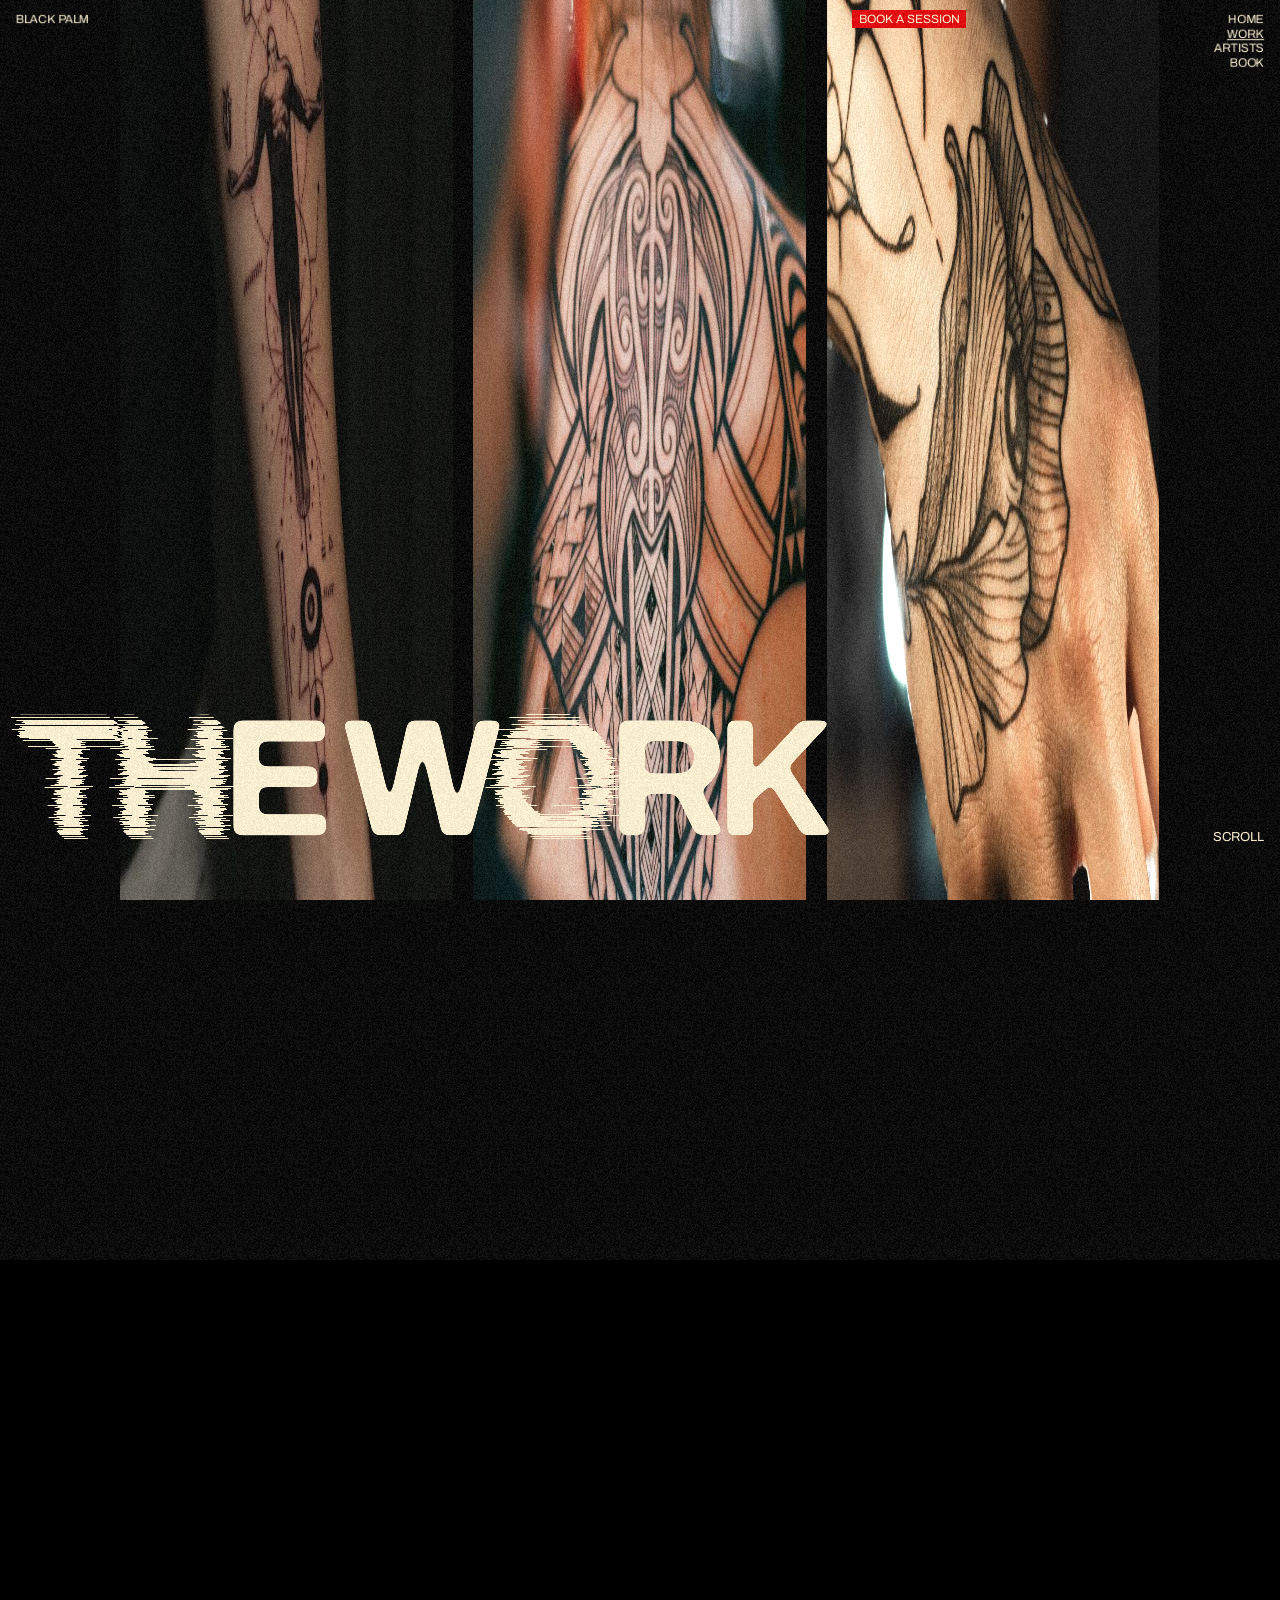
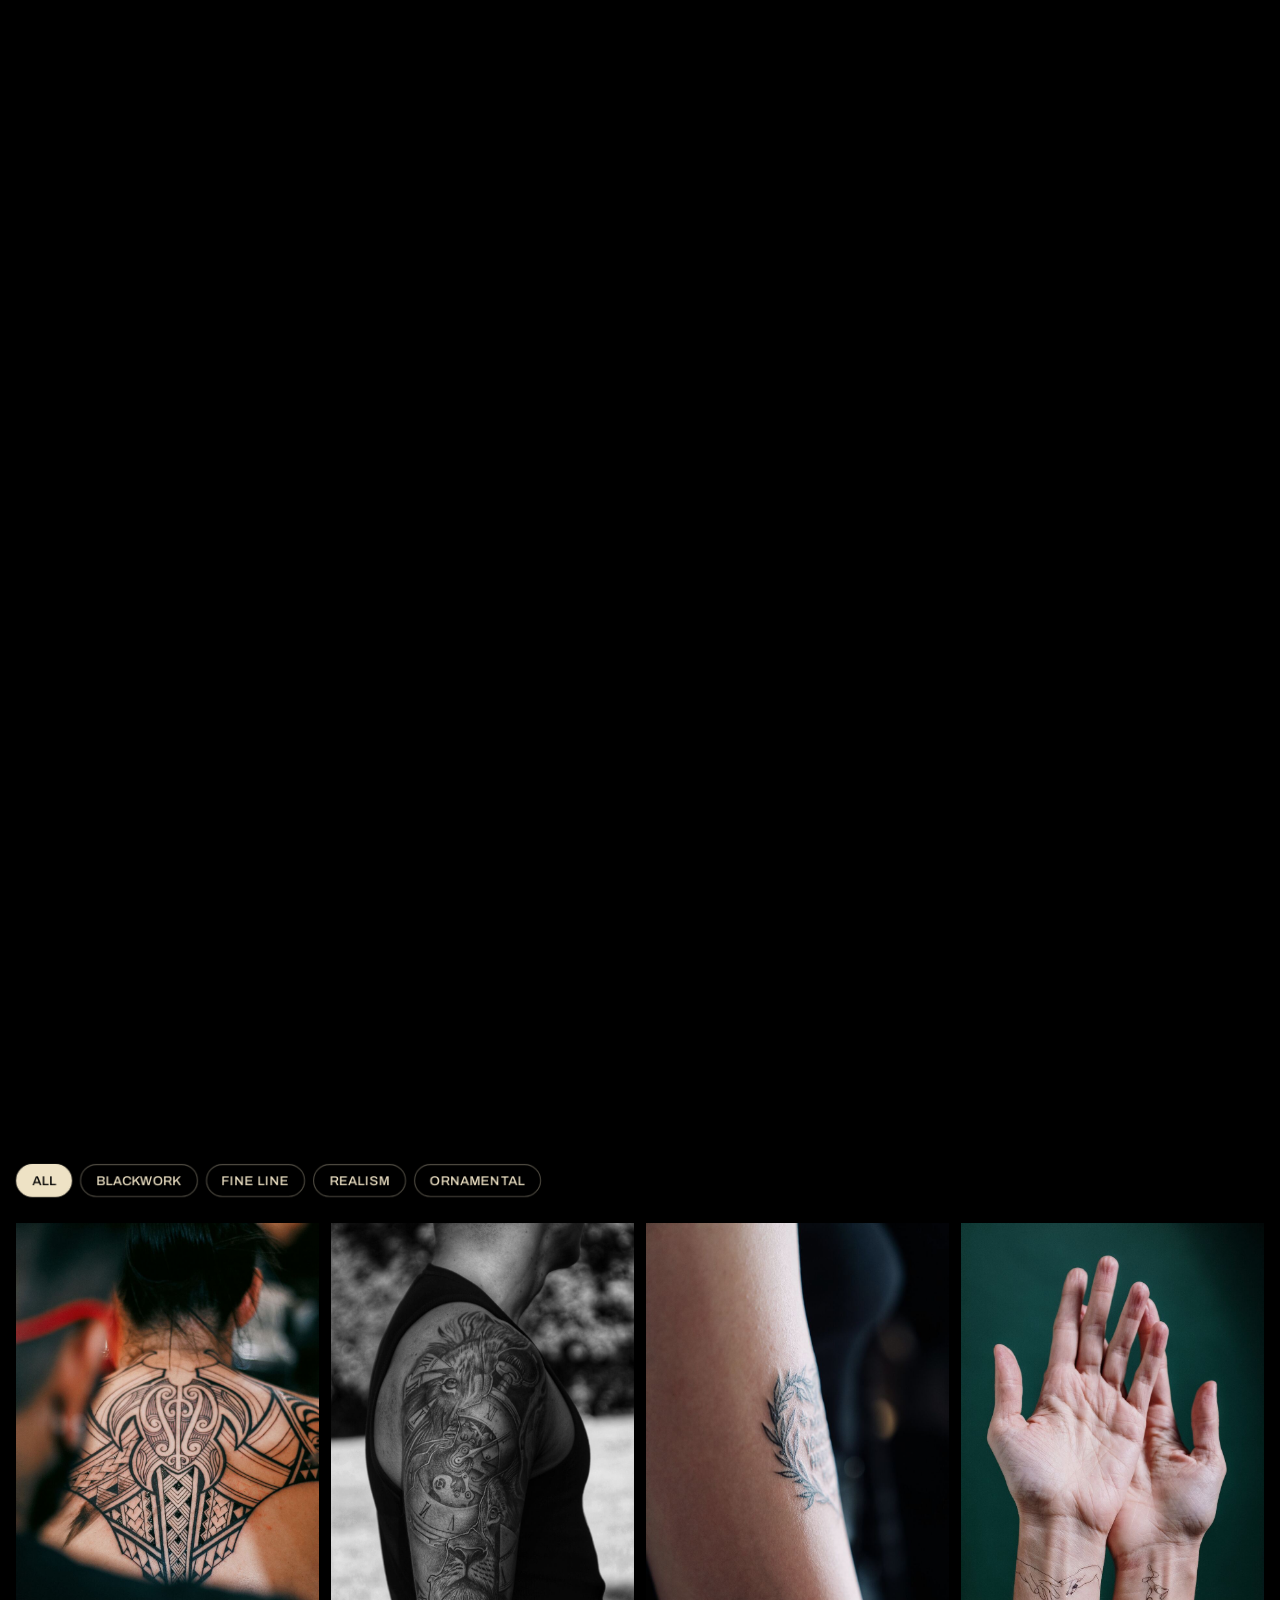
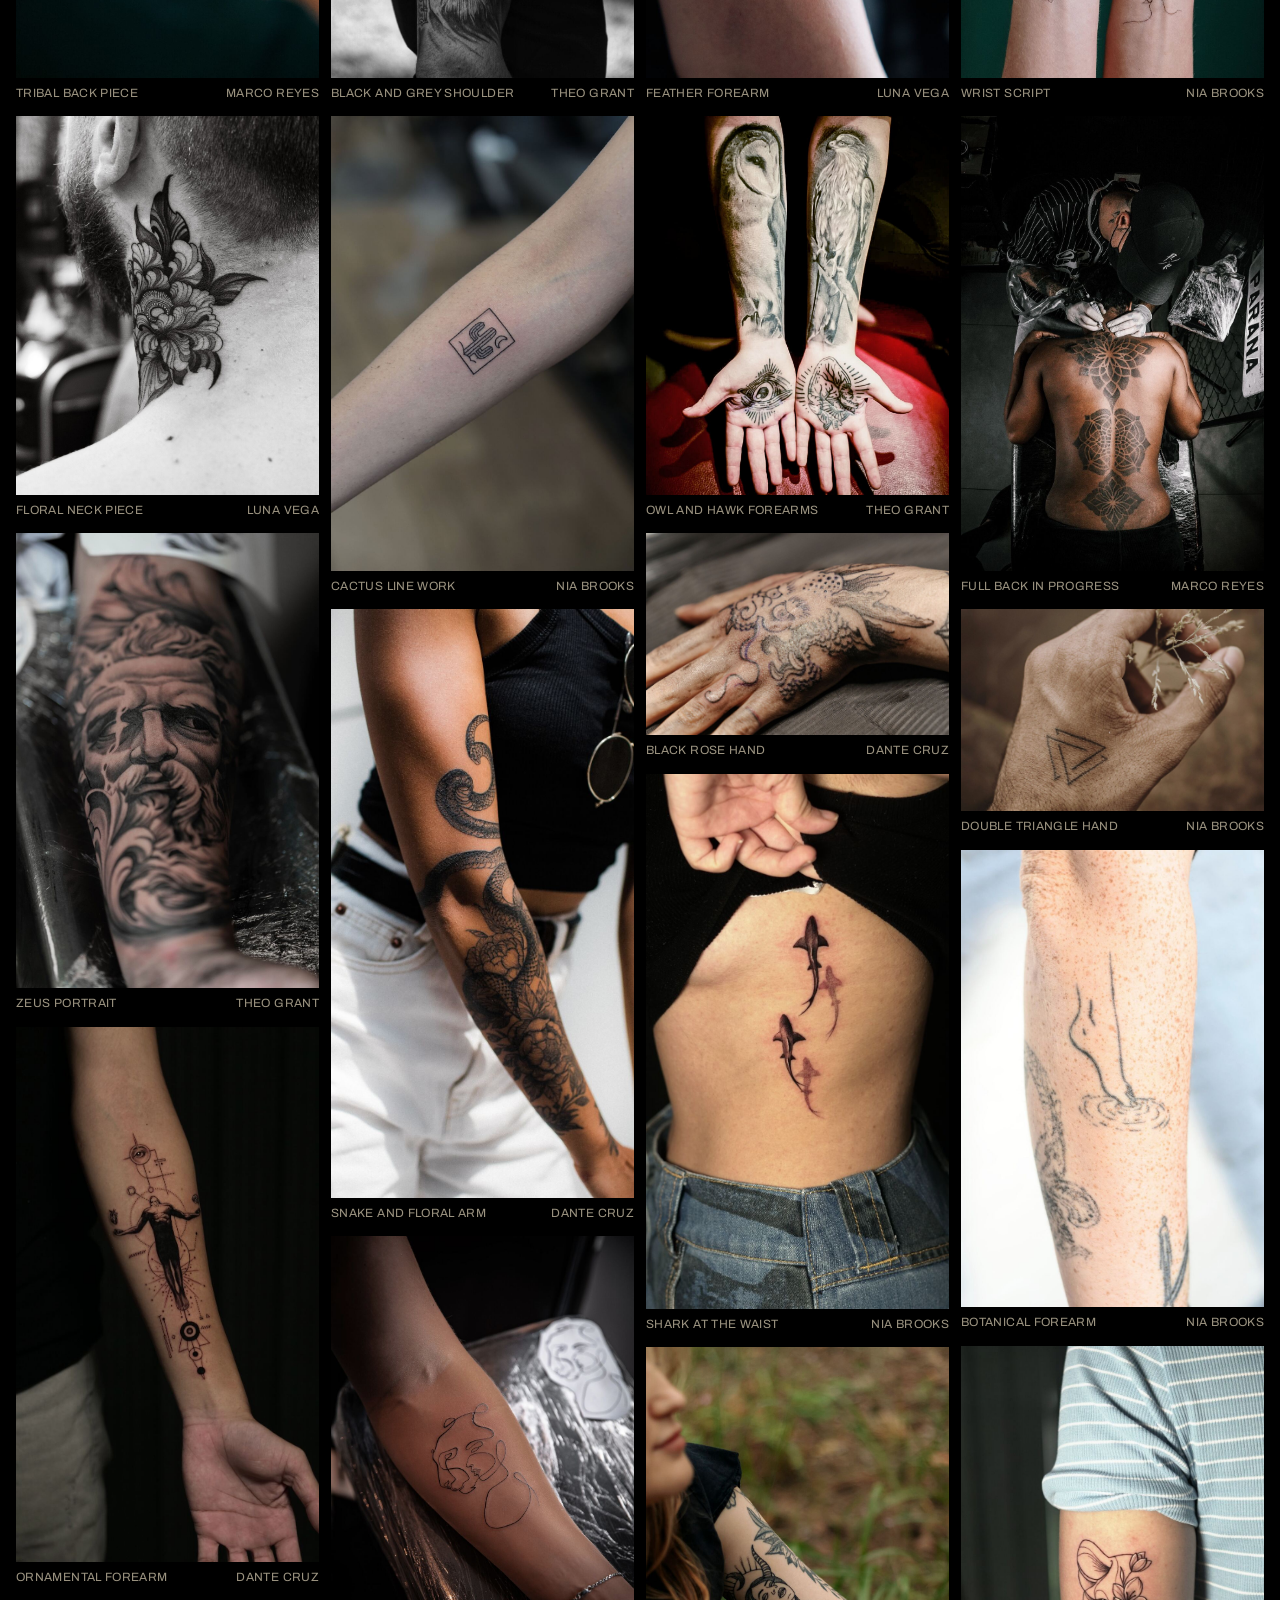
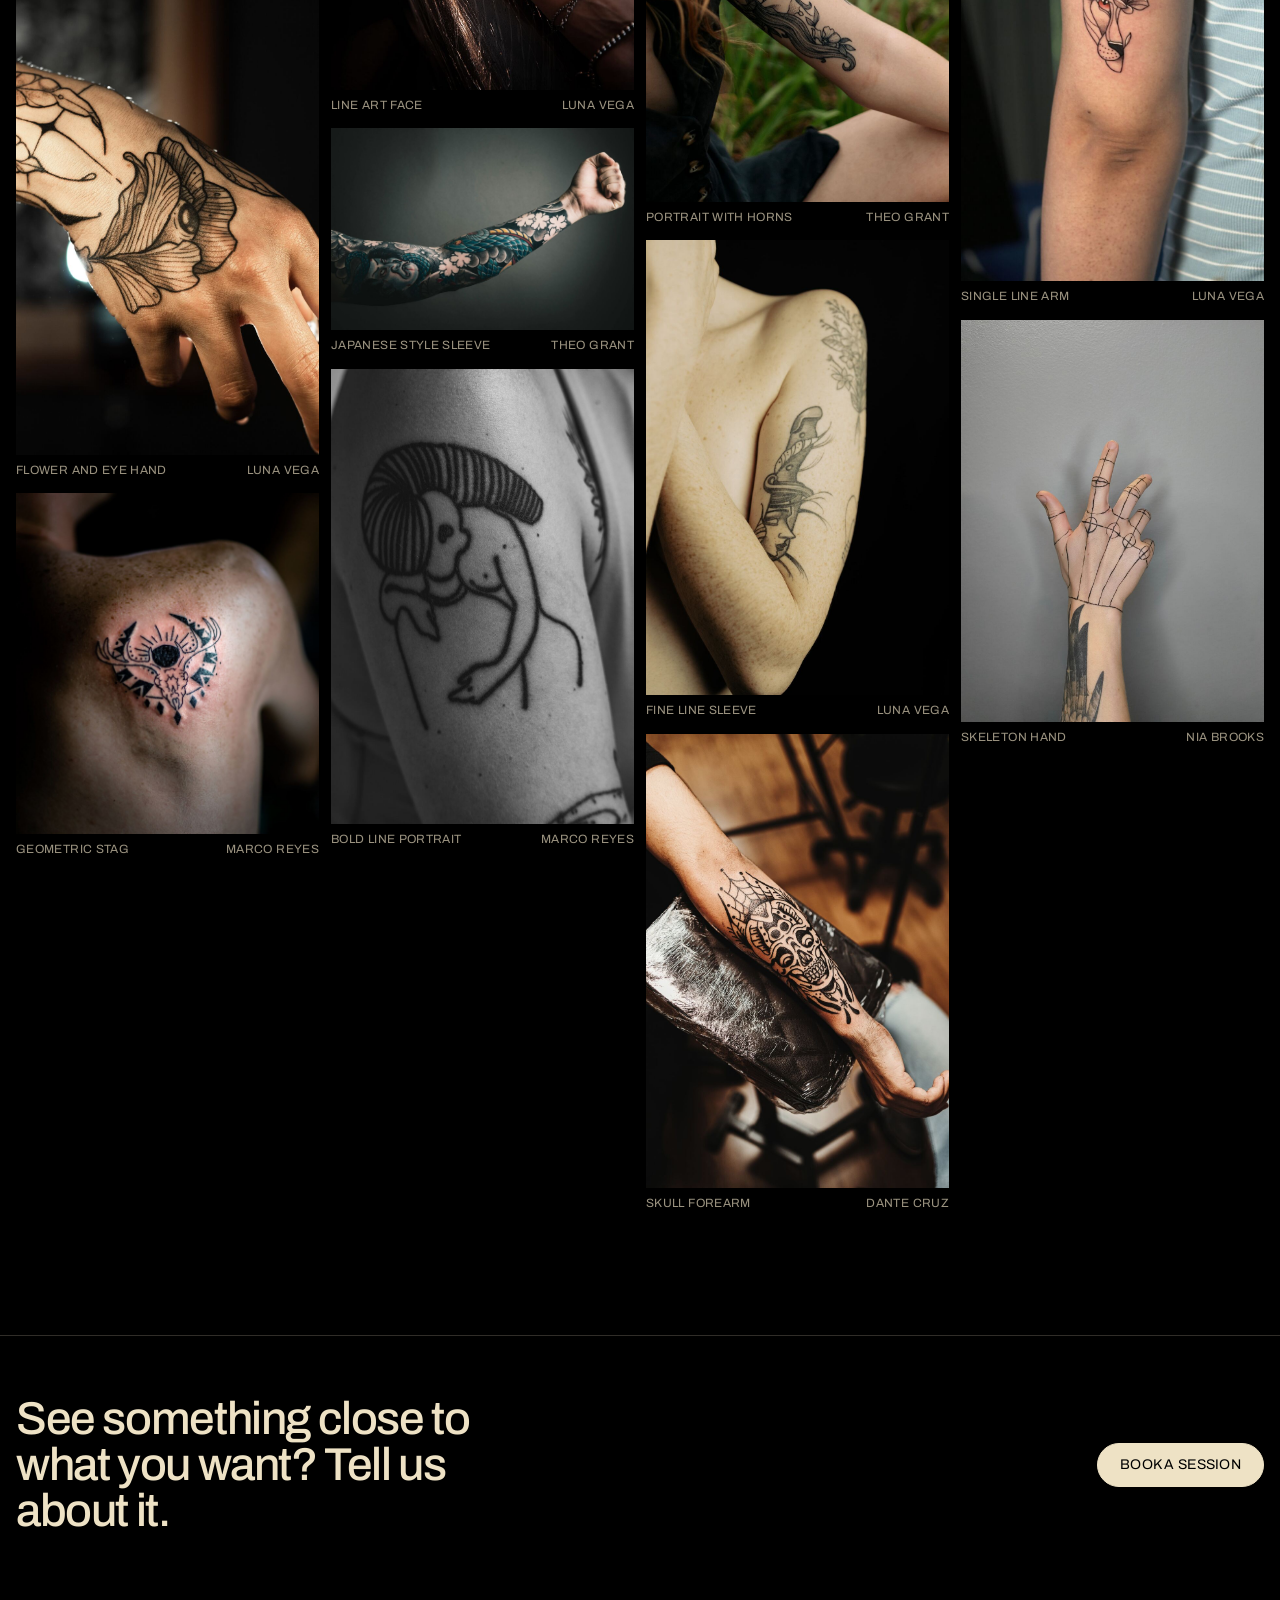
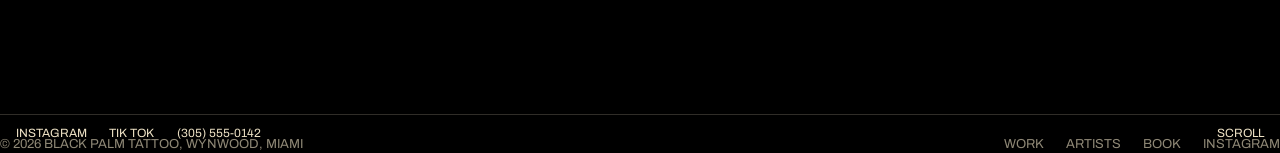
<file: work/index.html>
<!DOCTYPE html>
<html lang="en" class="intro-done sub">
<head>
<meta charset="utf-8">
<meta name="viewport" content="width=device-width,initial-scale=1,minimum-scale=1,maximum-scale=5">
<meta name="format-detection" content="telephone=no">
<title>Tattoo Work | Black Palm Tattoo, Miami</title>
<meta name="description" content="Blackwork, fine line, ornamental and realism tattoos from the artists at Black Palm Tattoo in Wynwood, Miami.">
<link rel="canonical" href="https://blackpalm.traviskenlocean1.workers.dev/work/">
<meta property="og:type" content="website">
<meta property="og:url" content="https://blackpalm.traviskenlocean1.workers.dev/work/">
<meta property="og:title" content="Tattoo Work | Black Palm Tattoo, Miami">
<meta property="og:description" content="Blackwork, fine line, ornamental and realism tattoos from the artists at Black Palm Tattoo in Wynwood, Miami.">
<meta property="og:image" content="https://blackpalm.traviskenlocean1.workers.dev/img/work/29211944.jpg">
<meta name="twitter:card" content="summary_large_image">
<meta name="theme-color" content="#000000">
<link rel="icon" href="data:image/svg+xml,%3Csvg xmlns='http://www.w3.org/2000/svg' viewBox='0 0 32 32'%3E%3Crect width='32' height='32' fill='%23d50305'/%3E%3Ctext x='16' y='23' font-family='Arial' font-weight='700' font-size='17' text-anchor='middle' fill='%23eee2c5'%3EBP%3C/text%3E%3C/svg%3E">
<link rel="preconnect" href="https://fonts.googleapis.com">
<link rel="preconnect" href="https://fonts.gstatic.com" crossorigin>
<link href="https://fonts.googleapis.com/css2?family=Archivo:wght@400;500;700&display=swap" rel="stylesheet">
<link rel="stylesheet" href="/assets/site.css">
<script type="application/ld+json">{"@context":"https://schema.org","@type":"CollectionPage","name":"Tattoo work","isPartOf":{"@type":"TattooParlor","name":"Black Palm Tattoo","url":"https://blackpalm.traviskenlocean1.workers.dev/","image":"https://blackpalm.traviskenlocean1.workers.dev/img/hero.jpg","telephone":"+1-305-555-0142","priceRange":"$$","address":{"@type":"PostalAddress","addressLocality":"Miami","addressRegion":"FL","addressCountry":"US","streetAddress":"Wynwood"},"openingHoursSpecification":[{"@type":"OpeningHoursSpecification","dayOfWeek":["Tuesday","Wednesday","Thursday","Friday","Saturday"],"opens":"12:00","closes":"21:00"}],"areaServed":"Miami-Dade County"}}</script>
</head>
<body>
<div id="loading" class="hide"></div>
<div id="noise"></div>
<svg id="filters" aria-hidden="true"><defs><filter id="motion-blur-header" x="-50%" y="-50%" width="200%" height="200%"><feGaussianBlur in="SourceGraphic" stdDeviation="0 0"/></filter></defs></svg>
<div id="page">
  <nav id="nav" aria-label="Main">
    <a href="/">Black Palm</a>
    <div id="nav-right">
      <a class="book" href="/book/">Book a session</a>
      <div class="items">
        <a href="/">Home</a>
        <a href="/work/">Work</a>
        <a href="/#artists">Artists</a>
        <a href="/book/">Book</a>
      </div>
      <a class="mb book" href="/book/">Book</a>
    </div>
  </nav>
  <div id="footer">
    <div class="left">
      <a href="https://instagram.com/" target="_blank" rel="noopener">Instagram</a>
      <a href="https://www.tiktok.com/" target="_blank" rel="noopener">Tik Tok</a>
      <a href="tel:+13055550142">(305) 555-0142</a>
    </div>
    <span>Scroll</span>
  </div>
  <main>
    <section class="zoom" aria-label="Our work">
      <div class="zoom-stage">
        <div class="zoom-grid"><div class="z"><img src="/img/work/12878043.jpg" alt="Geometric stag, blackwork tattoo by Marco Reyes" width="1246" height="1400" loading="lazy"></div><div class="z"><img src="/img/work/19669301.jpg" alt="Floral neck piece, fine line tattoo by Luna Vega" width="1120" height="1400" loading="lazy"></div><div class="z"><img src="/img/work/11619031.jpg" alt="Zeus portrait, realism tattoo by Theo Grant" width="933" height="1400" loading="lazy"></div><div class="z"><img src="/img/work/40444249.jpg" alt="Ornamental forearm, ornamental tattoo by Dante Cruz" width="793" height="1400" loading="lazy"></div><div class="z"><img src="/img/work/29211944.jpg" alt="Tribal back piece, blackwork tattoo by Marco Reyes" width="933" height="1400"></div><div class="z"><img src="/img/work/25526235.jpg" alt="Flower and eye hand, fine line tattoo by Luna Vega" width="933" height="1400" loading="lazy"></div><div class="z"><img src="/img/work/17902000.jpg" alt="Black and grey shoulder, realism tattoo by Theo Grant" width="933" height="1400" loading="lazy"></div><div class="z"><img src="/img/work/40444259.jpg" alt="Shark at the waist, fine line tattoo by Nia Brooks" width="793" height="1400" loading="lazy"></div><div class="z"><img src="/img/work/4125661.jpg" alt="Black rose hand, ornamental tattoo by Dante Cruz" width="1400" height="933" loading="lazy"></div></div>
        <h1 class="zoom-title" data-lines="The work" aria-label="The work"></h1>
        <span class="zoom-hint">Scroll</span>
      </div>
    </section>
    <div class="filters" role="group" aria-label="Filter by style">
      <button type="button" data-f="all" aria-pressed="true">All</button><button type="button" data-f="Blackwork" aria-pressed="false">Blackwork</button><button type="button" data-f="Fine line" aria-pressed="false">Fine line</button><button type="button" data-f="Realism" aria-pressed="false">Realism</button><button type="button" data-f="Ornamental" aria-pressed="false">Ornamental</button>
    </div>
    <section class="wall" aria-label="Tattoo gallery">
      <figure data-style="Blackwork"><img src="/img/work/29211944.jpg" alt="Tribal back piece, blackwork tattoo by Marco Reyes" width="933" height="1400" loading="lazy"><figcaption><span>Tribal back piece</span><span>Marco Reyes</span></figcaption></figure>
      <figure data-style="Fine line"><img src="/img/work/19669301.jpg" alt="Floral neck piece, fine line tattoo by Luna Vega" width="1120" height="1400" loading="lazy"><figcaption><span>Floral neck piece</span><span>Luna Vega</span></figcaption></figure>
      <figure data-style="Realism"><img src="/img/work/11619031.jpg" alt="Zeus portrait, realism tattoo by Theo Grant" width="933" height="1400" loading="lazy"><figcaption><span>Zeus portrait</span><span>Theo Grant</span></figcaption></figure>
      <figure data-style="Ornamental"><img src="/img/work/40444249.jpg" alt="Ornamental forearm, ornamental tattoo by Dante Cruz" width="793" height="1400" loading="lazy"><figcaption><span>Ornamental forearm</span><span>Dante Cruz</span></figcaption></figure>
      <figure data-style="Fine line"><img src="/img/work/25526235.jpg" alt="Flower and eye hand, fine line tattoo by Luna Vega" width="933" height="1400" loading="lazy"><figcaption><span>Flower and eye hand</span><span>Luna Vega</span></figcaption></figure>
      <figure data-style="Blackwork"><img src="/img/work/12878043.jpg" alt="Geometric stag, blackwork tattoo by Marco Reyes" width="1246" height="1400" loading="lazy"><figcaption><span>Geometric stag</span><span>Marco Reyes</span></figcaption></figure>
      <figure data-style="Realism"><img src="/img/work/17902000.jpg" alt="Black and grey shoulder, realism tattoo by Theo Grant" width="933" height="1400" loading="lazy"><figcaption><span>Black and grey shoulder</span><span>Theo Grant</span></figcaption></figure>
      <figure data-style="Fine line"><img src="/img/work/40444050.jpg" alt="Cactus line work, fine line tattoo by Nia Brooks" width="933" height="1400" loading="lazy"><figcaption><span>Cactus line work</span><span>Nia Brooks</span></figcaption></figure>
      <figure data-style="Ornamental"><img src="/img/work/3214681.jpg" alt="Snake and floral arm, ornamental tattoo by Dante Cruz" width="721" height="1400" loading="lazy"><figcaption><span>Snake and floral arm</span><span>Dante Cruz</span></figcaption></figure>
      <figure data-style="Fine line"><img src="/img/work/34155039.jpg" alt="Line art face, fine line tattoo by Luna Vega" width="935" height="1400" loading="lazy"><figcaption><span>Line art face</span><span>Luna Vega</span></figcaption></figure>
      <figure data-style="Realism"><img src="/img/work/2183131.jpg" alt="Japanese style sleeve, realism tattoo by Theo Grant" width="1400" height="933" loading="lazy"><figcaption><span>Japanese style sleeve</span><span>Theo Grant</span></figcaption></figure>
      <figure data-style="Blackwork"><img src="/img/work/8349189.jpg" alt="Bold line portrait, blackwork tattoo by Marco Reyes" width="933" height="1400" loading="lazy"><figcaption><span>Bold line portrait</span><span>Marco Reyes</span></figcaption></figure>
      <figure data-style="Fine line"><img src="/img/work/5088486.jpg" alt="Feather forearm, fine line tattoo by Luna Vega" width="933" height="1400" loading="lazy"><figcaption><span>Feather forearm</span><span>Luna Vega</span></figcaption></figure>
      <figure data-style="Realism"><img src="/img/work/39081309.jpg" alt="Owl and hawk forearms, realism tattoo by Theo Grant" width="1120" height="1400" loading="lazy"><figcaption><span>Owl and hawk forearms</span><span>Theo Grant</span></figcaption></figure>
      <figure data-style="Ornamental"><img src="/img/work/4125661.jpg" alt="Black rose hand, ornamental tattoo by Dante Cruz" width="1400" height="933" loading="lazy"><figcaption><span>Black rose hand</span><span>Dante Cruz</span></figcaption></figure>
      <figure data-style="Fine line"><img src="/img/work/40444259.jpg" alt="Shark at the waist, fine line tattoo by Nia Brooks" width="793" height="1400" loading="lazy"><figcaption><span>Shark at the waist</span><span>Nia Brooks</span></figcaption></figure>
      <figure data-style="Realism"><img src="/img/work/18804974.jpg" alt="Portrait with horns, realism tattoo by Theo Grant" width="933" height="1400" loading="lazy"><figcaption><span>Portrait with horns</span><span>Theo Grant</span></figcaption></figure>
      <figure data-style="Fine line"><img src="/img/work/14565781.jpg" alt="Fine line sleeve, fine line tattoo by Luna Vega" width="933" height="1400" loading="lazy"><figcaption><span>Fine line sleeve</span><span>Luna Vega</span></figcaption></figure>
      <figure data-style="Blackwork"><img src="/img/work/12802253.jpg" alt="Skull forearm, blackwork tattoo by Dante Cruz" width="933" height="1400" loading="lazy"><figcaption><span>Skull forearm</span><span>Dante Cruz</span></figcaption></figure>
      <figure data-style="Fine line"><img src="/img/work/4662164.jpg" alt="Wrist script, fine line tattoo by Nia Brooks" width="933" height="1400" loading="lazy"><figcaption><span>Wrist script</span><span>Nia Brooks</span></figcaption></figure>
      <figure data-style="Blackwork"><img src="/img/work/7878273.jpg" alt="Full back in progress, blackwork tattoo by Marco Reyes" width="933" height="1400" loading="lazy"><figcaption><span>Full back in progress</span><span>Marco Reyes</span></figcaption></figure>
      <figure data-style="Fine line"><img src="/img/work/7901490.jpg" alt="Double triangle hand, fine line tattoo by Nia Brooks" width="1400" height="933" loading="lazy"><figcaption><span>Double triangle hand</span><span>Nia Brooks</span></figcaption></figure>
      <figure data-style="Fine line"><img src="/img/work/6044740.jpg" alt="Botanical forearm, fine line tattoo by Nia Brooks" width="927" height="1400" loading="lazy"><figcaption><span>Botanical forearm</span><span>Nia Brooks</span></figcaption></figure>
      <figure data-style="Fine line"><img src="/img/work/40444269.jpg" alt="Single line arm, fine line tattoo by Luna Vega" width="792" height="1400" loading="lazy"><figcaption><span>Single line arm</span><span>Luna Vega</span></figcaption></figure>
      <figure data-style="Fine line"><img src="/img/work/32203198.jpg" alt="Skeleton hand, fine line tattoo by Nia Brooks" width="1054" height="1400" loading="lazy"><figcaption><span>Skeleton hand</span><span>Nia Brooks</span></figcaption></figure>
    </section>
    <div class="lb" role="dialog" aria-modal="true" aria-label="Tattoo photo"><button type="button">Close</button><img alt=""><p></p></div>
    <div class="cta-band"><h2>See something close to what you want? Tell us about it.</h2><a class="btn solid" href="/book/">Book a session</a></div>
      <footer class="site-foot">
        <span>© 2026 Black Palm Tattoo, Wynwood, Miami</span>
        <nav aria-label="Footer"><a href="/work/">Work</a><a href="/#artists">Artists</a><a href="/book/">Book</a><a href="https://instagram.com/" target="_blank" rel="noopener">Instagram</a></nav>
      </footer>
  </main>
  <div id="mbar"><a href="tel:+13055550142">Call</a><a href="/book/">Book a session</a></div>
</div>
<script src="/js/gsap.min.js"></script>
<script src="/js/ScrollTrigger.min.js"></script>
<script src="/js/lenis.min.js"></script>
<script src="/assets/site.js"></script>
</body>
</html>
</file>
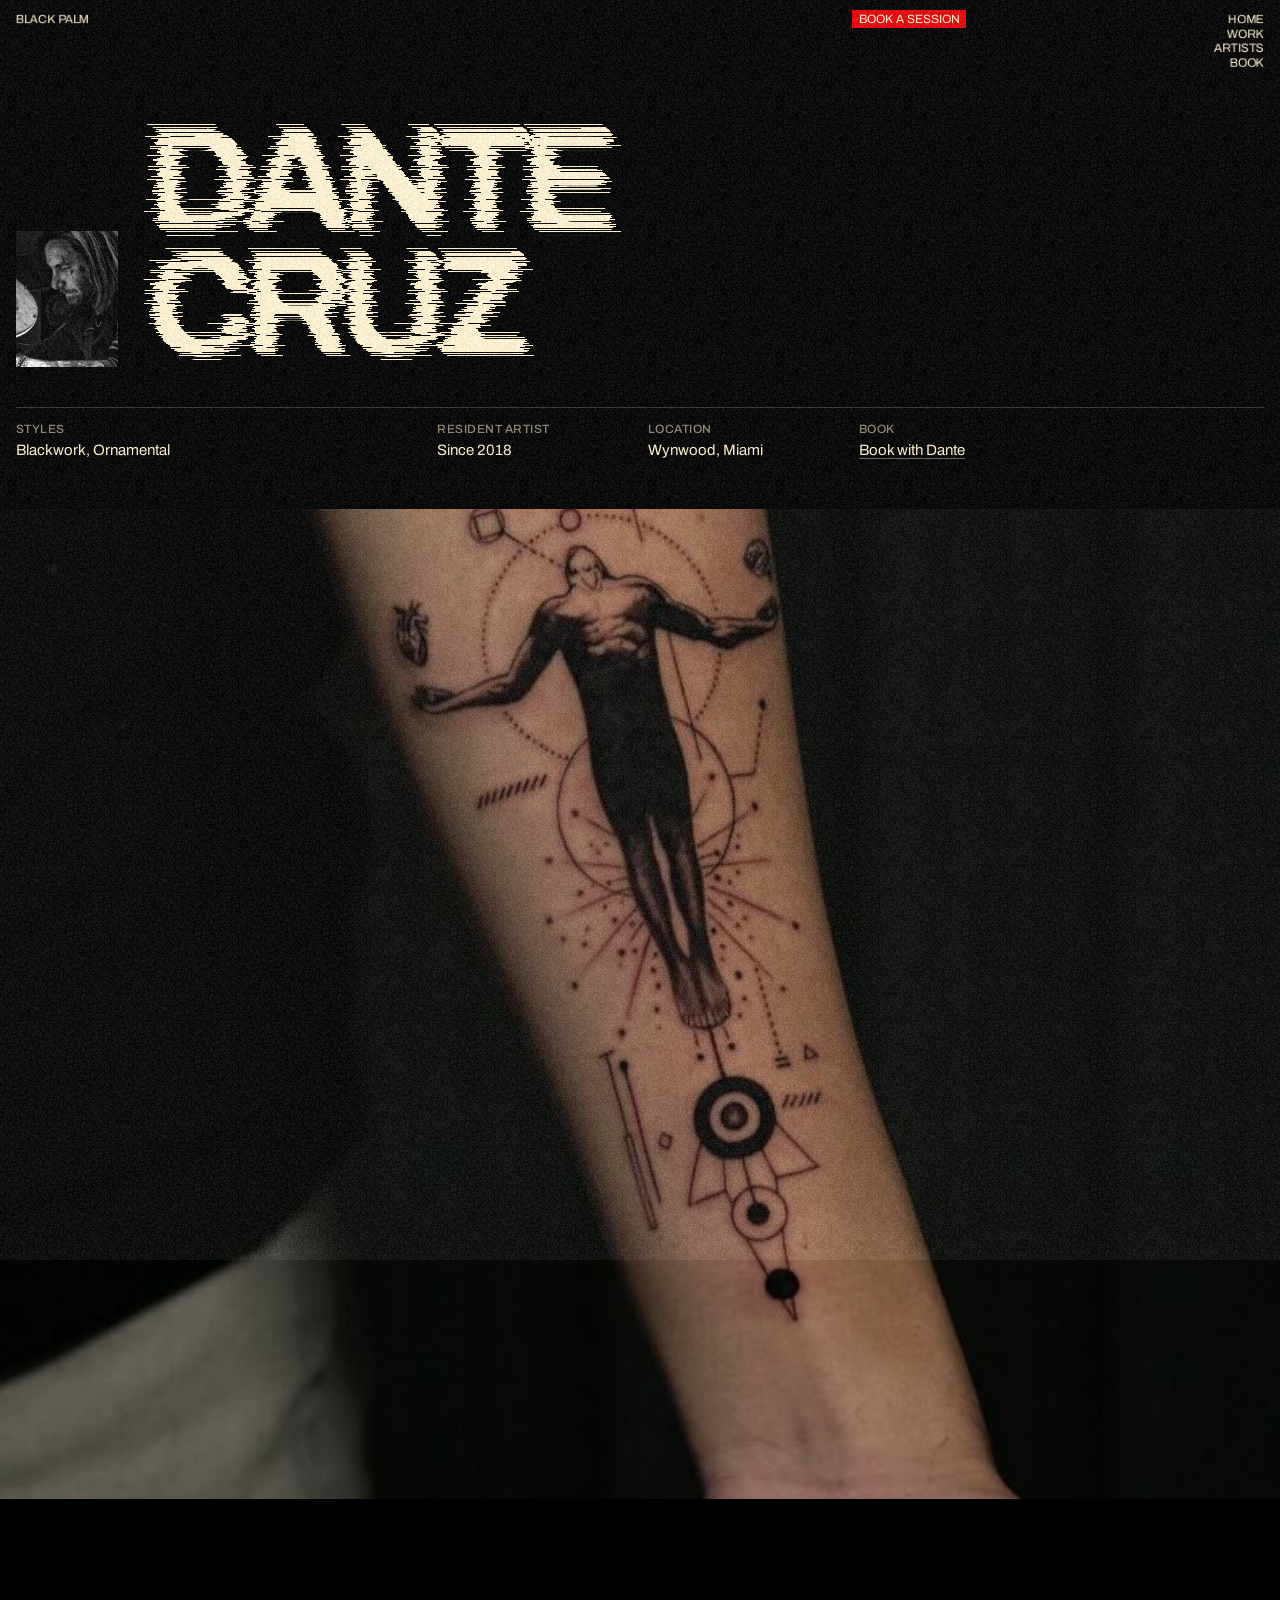
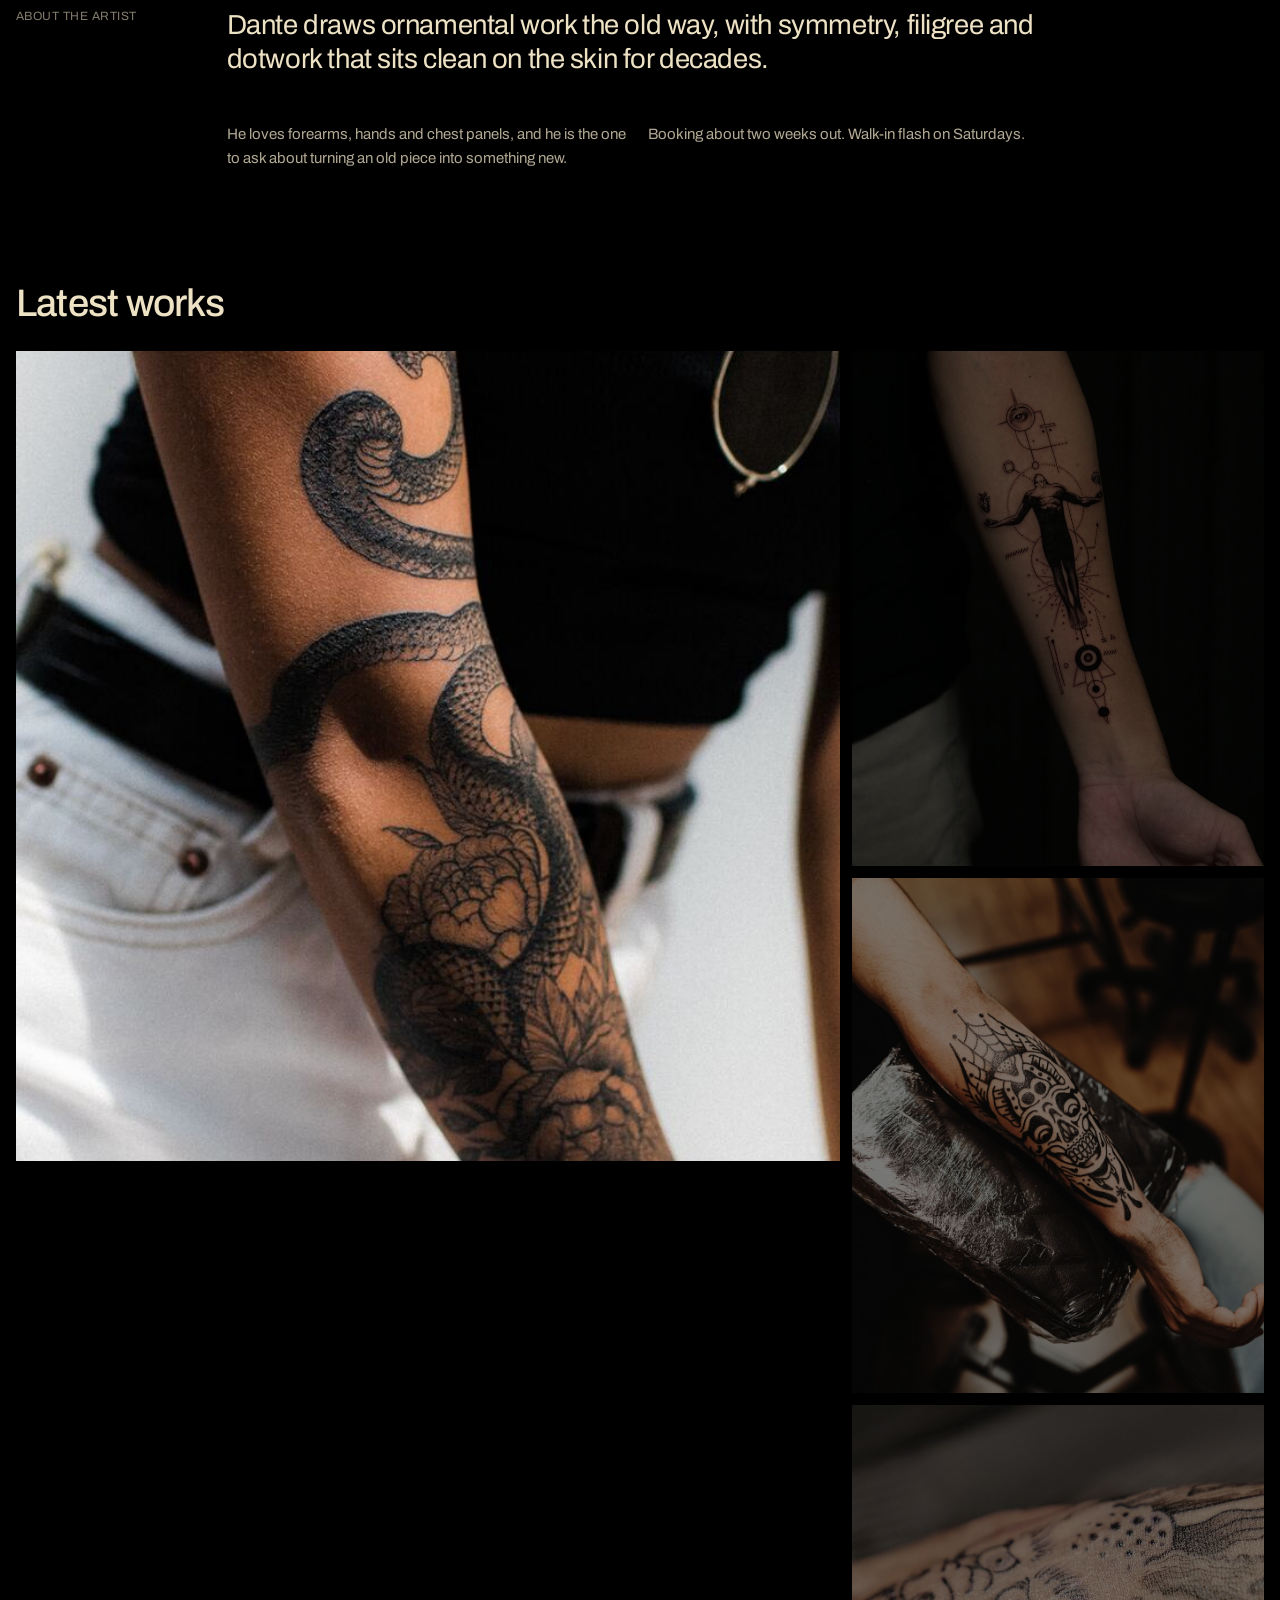
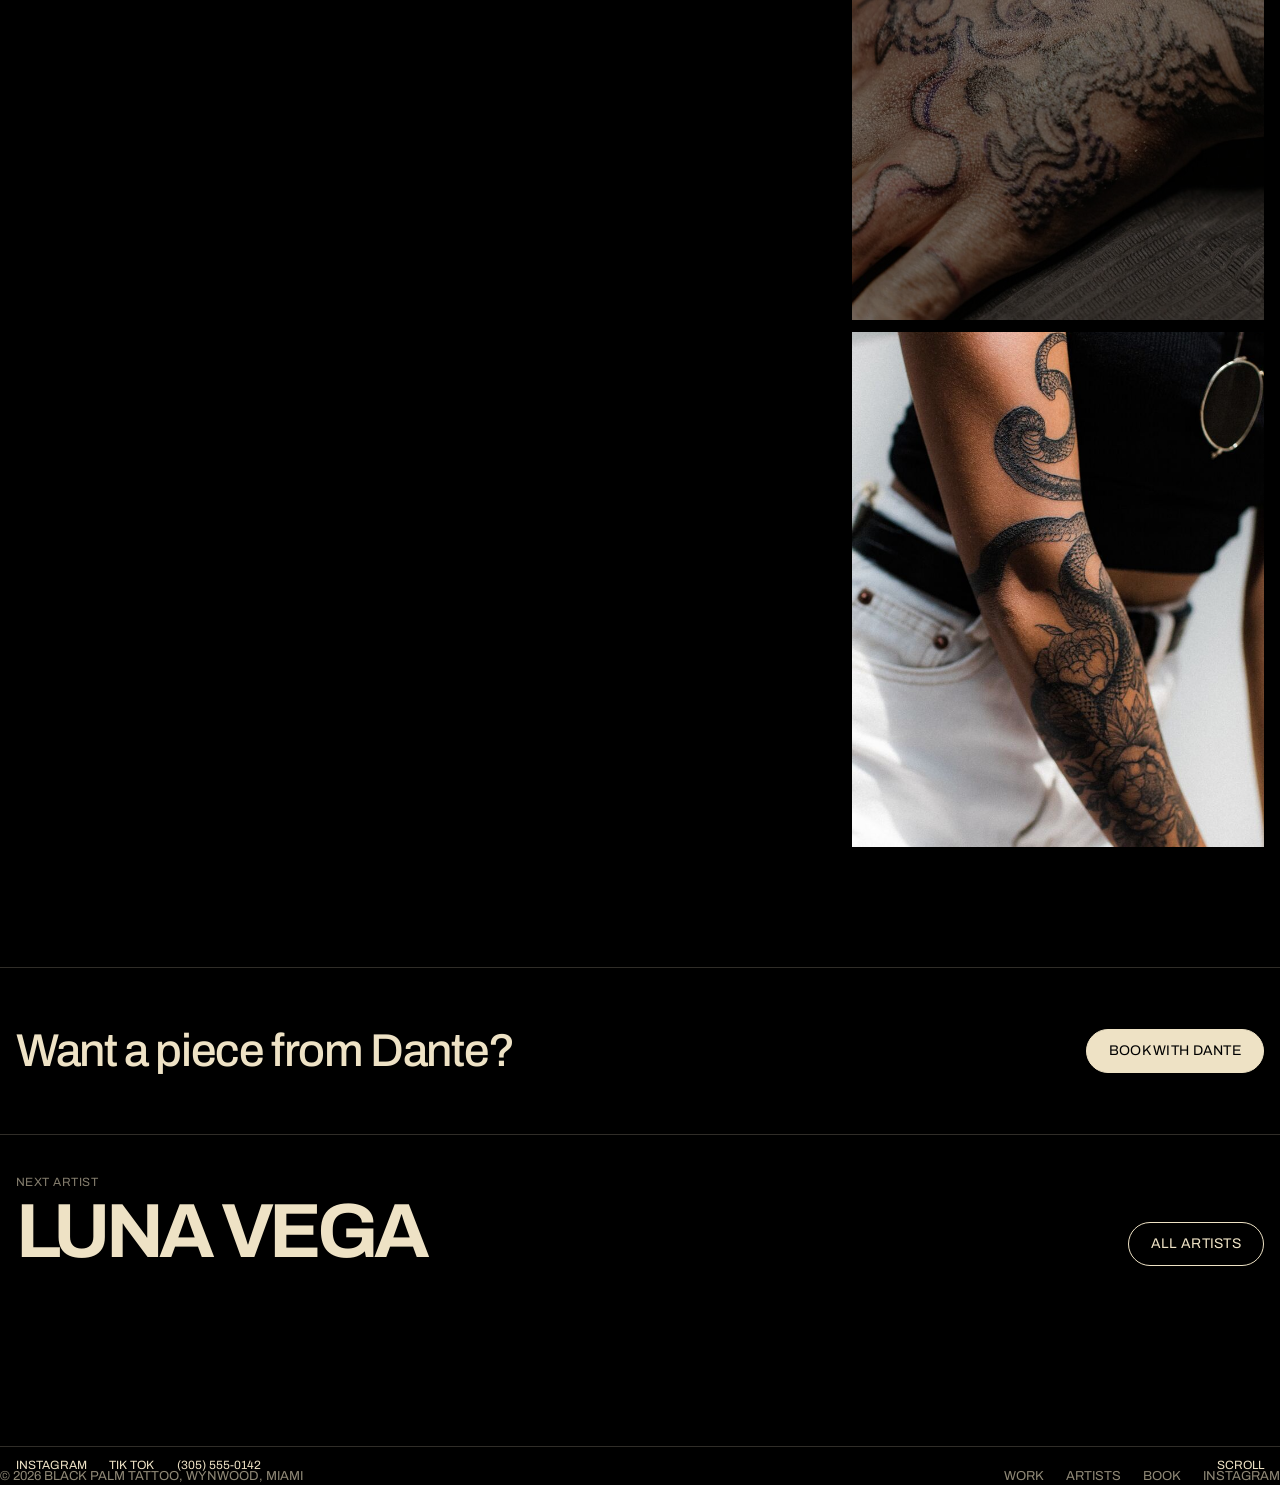
<file: artists/dante-cruz/index.html>
<!DOCTYPE html>
<html lang="en" class="intro-done sub">
<head>
<meta charset="utf-8">
<meta name="viewport" content="width=device-width,initial-scale=1,minimum-scale=1,maximum-scale=5">
<meta name="format-detection" content="telephone=no">
<title>Dante Cruz, Blackwork, Ornamental Tattoo Artist | Black Palm Tattoo, Miami</title>
<meta name="description" content="Dante Cruz tattoos blackwork, ornamental at Black Palm Tattoo in Wynwood, Miami. See recent work and book a consult.">
<link rel="canonical" href="https://blackpalm.traviskenlocean1.workers.dev/artists/dante-cruz/">
<meta property="og:type" content="website">
<meta property="og:url" content="https://blackpalm.traviskenlocean1.workers.dev/artists/dante-cruz/">
<meta property="og:title" content="Dante Cruz, Blackwork, Ornamental Tattoo Artist | Black Palm Tattoo, Miami">
<meta property="og:description" content="Dante Cruz tattoos blackwork, ornamental at Black Palm Tattoo in Wynwood, Miami. See recent work and book a consult.">
<meta property="og:image" content="https://blackpalm.traviskenlocean1.workers.dev/img/work/40444249.jpg">
<meta name="twitter:card" content="summary_large_image">
<meta name="theme-color" content="#000000">
<link rel="icon" href="data:image/svg+xml,%3Csvg xmlns='http://www.w3.org/2000/svg' viewBox='0 0 32 32'%3E%3Crect width='32' height='32' fill='%23d50305'/%3E%3Ctext x='16' y='23' font-family='Arial' font-weight='700' font-size='17' text-anchor='middle' fill='%23eee2c5'%3EBP%3C/text%3E%3C/svg%3E">
<link rel="preconnect" href="https://fonts.googleapis.com">
<link rel="preconnect" href="https://fonts.gstatic.com" crossorigin>
<link href="https://fonts.googleapis.com/css2?family=Archivo:wght@400;500;700&display=swap" rel="stylesheet">
<link rel="stylesheet" href="/assets/site.css">
<script type="application/ld+json">{"@context":"https://schema.org","@type":"Person","name":"Dante Cruz","jobTitle":"Tattoo artist","worksFor":{"@type":"TattooParlor","name":"Black Palm Tattoo","url":"https://blackpalm.traviskenlocean1.workers.dev/","image":"https://blackpalm.traviskenlocean1.workers.dev/img/hero.jpg","telephone":"+1-305-555-0142","priceRange":"$$","address":{"@type":"PostalAddress","addressLocality":"Miami","addressRegion":"FL","addressCountry":"US","streetAddress":"Wynwood"},"openingHoursSpecification":[{"@type":"OpeningHoursSpecification","dayOfWeek":["Tuesday","Wednesday","Thursday","Friday","Saturday"],"opens":"12:00","closes":"21:00"}],"areaServed":"Miami-Dade County"}}</script>
</head>
<body>
<div id="loading" class="hide"></div>
<div id="noise"></div>
<svg id="filters" aria-hidden="true"><defs><filter id="motion-blur-header" x="-50%" y="-50%" width="200%" height="200%"><feGaussianBlur in="SourceGraphic" stdDeviation="0 0"/></filter></defs></svg>
<div id="page">
  <nav id="nav" aria-label="Main">
    <a href="/">Black Palm</a>
    <div id="nav-right">
      <a class="book" href="/book/">Book a session</a>
      <div class="items">
        <a href="/">Home</a>
        <a href="/work/">Work</a>
        <a href="/#artists">Artists</a>
        <a href="/book/">Book</a>
      </div>
      <a class="mb book" href="/book/">Book</a>
    </div>
  </nav>
  <div id="footer">
    <div class="left">
      <a href="https://instagram.com/" target="_blank" rel="noopener">Instagram</a>
      <a href="https://www.tiktok.com/" target="_blank" rel="noopener">Tik Tok</a>
      <a href="tel:+13055550142">(305) 555-0142</a>
    </div>
    <span>Scroll</span>
  </div>
  <main>
    <section class="sub-top">
      <div class="a-top">
        <div class="thumb"><img src="/img/a1-c.jpg" alt="Dante Cruz" width="900" height="1200"></div>
        <h1 class="big-name" data-lines="Dante|Cruz" aria-label="Dante Cruz"></h1>
      </div>
      <div class="meta">
        <div class="wide"><b>Styles</b>Blackwork, Ornamental</div>
        <div><b>Resident artist</b>Since 2018</div>
        <div><b>Location</b>Wynwood, Miami</div>
        <div class="wide"><b>Book</b><a href="/book/" data-artist="Dante Cruz" style="border-bottom:1px solid rgba(238,226,197,.4)">Book with Dante</a></div>
      </div>
    </section>
    <div class="a-hero"><img src="/img/work/40444249.jpg" alt="Ornamental forearm, ornamental tattoo by Dante Cruz" width="793" height="1400"></div>
    <section class="a-about">
      <span class="lbl">About the artist</span>
      <p class="txt">Dante draws ornamental work the old way, with symmetry, filigree and dotwork that sits clean on the skin for decades.</p>
      <p class="txt2">He loves forearms, hands and chest panels, and he is the one to ask about turning an old piece into something new.</p>
      <p class="txt3">Booking about two weeks out. Walk-in flash on Saturdays.</p>
    </section>
    <section class="latest" aria-labelledby="lw-t">
      <h2 id="lw-t">Latest works</h2>
      <div class="mosaic">
        <div class="main"><img src="/img/work/40444249.jpg" alt="Ornamental forearm, ornamental tattoo by Dante Cruz" width="793" height="1400" loading="lazy"></div>
        <div class="list"><button type="button" data-src="/img/work/40444249.jpg" class="on" aria-label="Show Ornamental forearm"><img src="/img/work/40444249.jpg" alt="Ornamental forearm, ornamental tattoo by Dante Cruz" width="793" height="1400" loading="lazy"></button><button type="button" data-src="/img/work/12802253.jpg" aria-label="Show Skull forearm"><img src="/img/work/12802253.jpg" alt="Skull forearm, blackwork tattoo by Dante Cruz" width="933" height="1400" loading="lazy"></button><button type="button" data-src="/img/work/4125661.jpg" aria-label="Show Black rose hand"><img src="/img/work/4125661.jpg" alt="Black rose hand, ornamental tattoo by Dante Cruz" width="1400" height="933" loading="lazy"></button><button type="button" data-src="/img/work/3214681.jpg" aria-label="Show Snake and floral arm"><img src="/img/work/3214681.jpg" alt="Snake and floral arm, ornamental tattoo by Dante Cruz" width="721" height="1400" loading="lazy"></button></div>
      </div>
    </section>
    <div class="cta-band"><h2>Want a piece from Dante?</h2><a class="btn solid" href="/book/" data-artist="Dante Cruz">Book with Dante</a></div>
    <div class="next-artist"><div><small>Next artist</small><a class="n" href="/artists/luna-vega/">Luna Vega</a></div><a class="btn" href="/#artists">All artists</a></div>
      <footer class="site-foot">
        <span>© 2026 Black Palm Tattoo, Wynwood, Miami</span>
        <nav aria-label="Footer"><a href="/work/">Work</a><a href="/#artists">Artists</a><a href="/book/">Book</a><a href="https://instagram.com/" target="_blank" rel="noopener">Instagram</a></nav>
      </footer>
  </main>
  <div id="mbar"><a href="tel:+13055550142">Call</a><a href="/book/">Book a session</a></div>
</div>
<script src="/js/gsap.min.js"></script>
<script src="/js/ScrollTrigger.min.js"></script>
<script src="/js/lenis.min.js"></script>
<script src="/assets/site.js"></script>
</body>
</html>
</file>
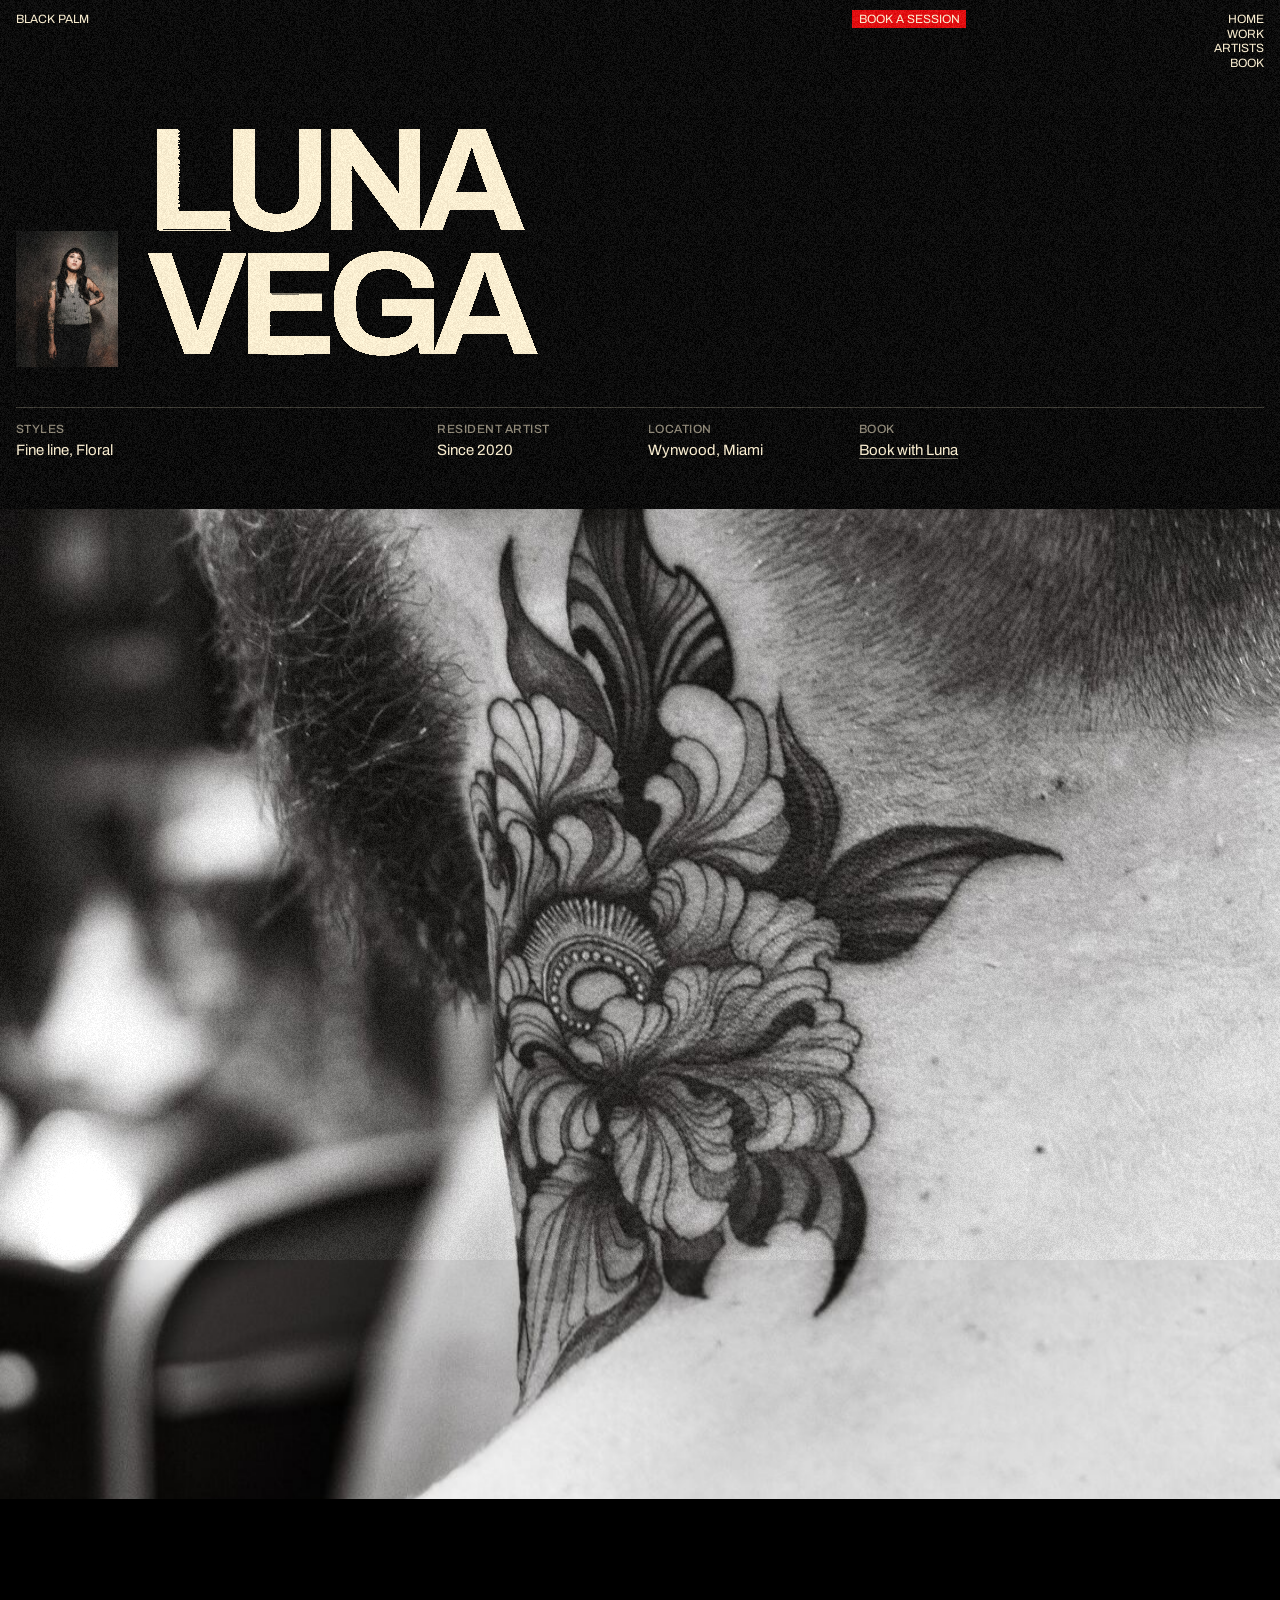
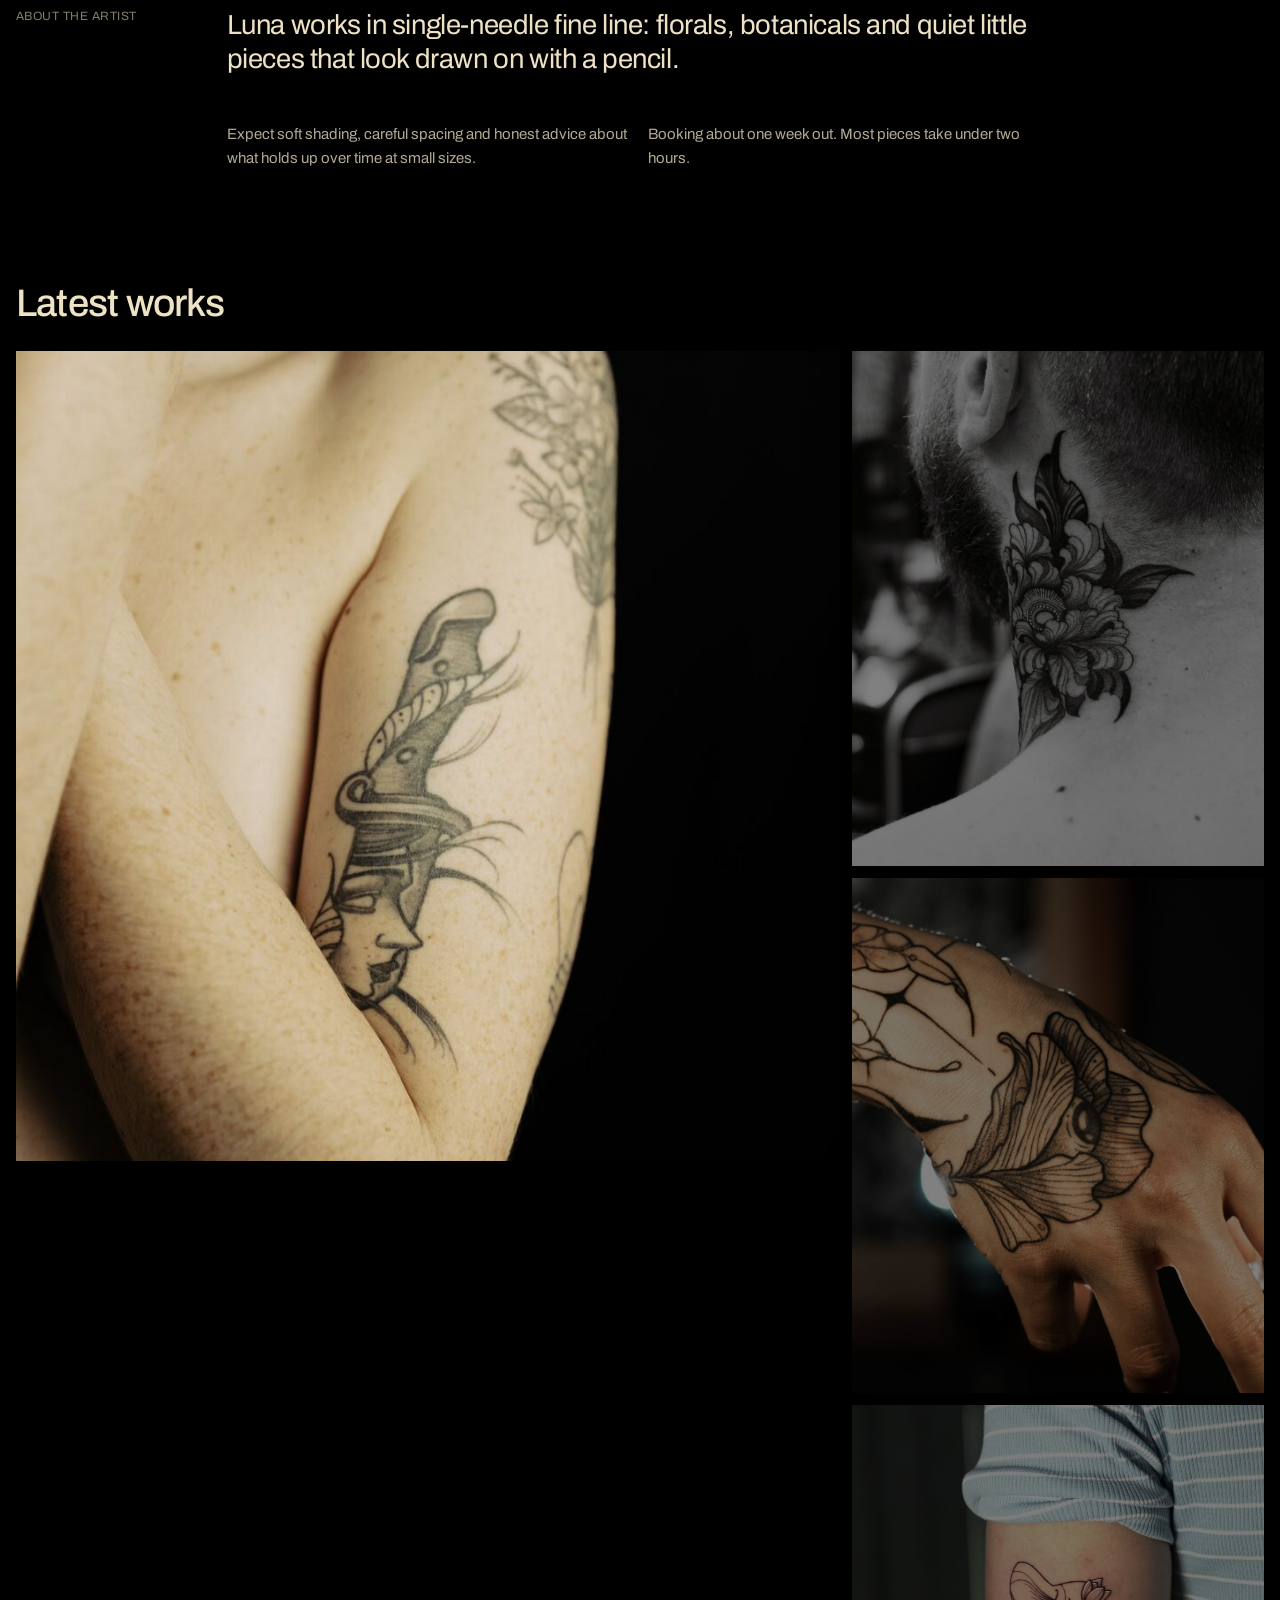
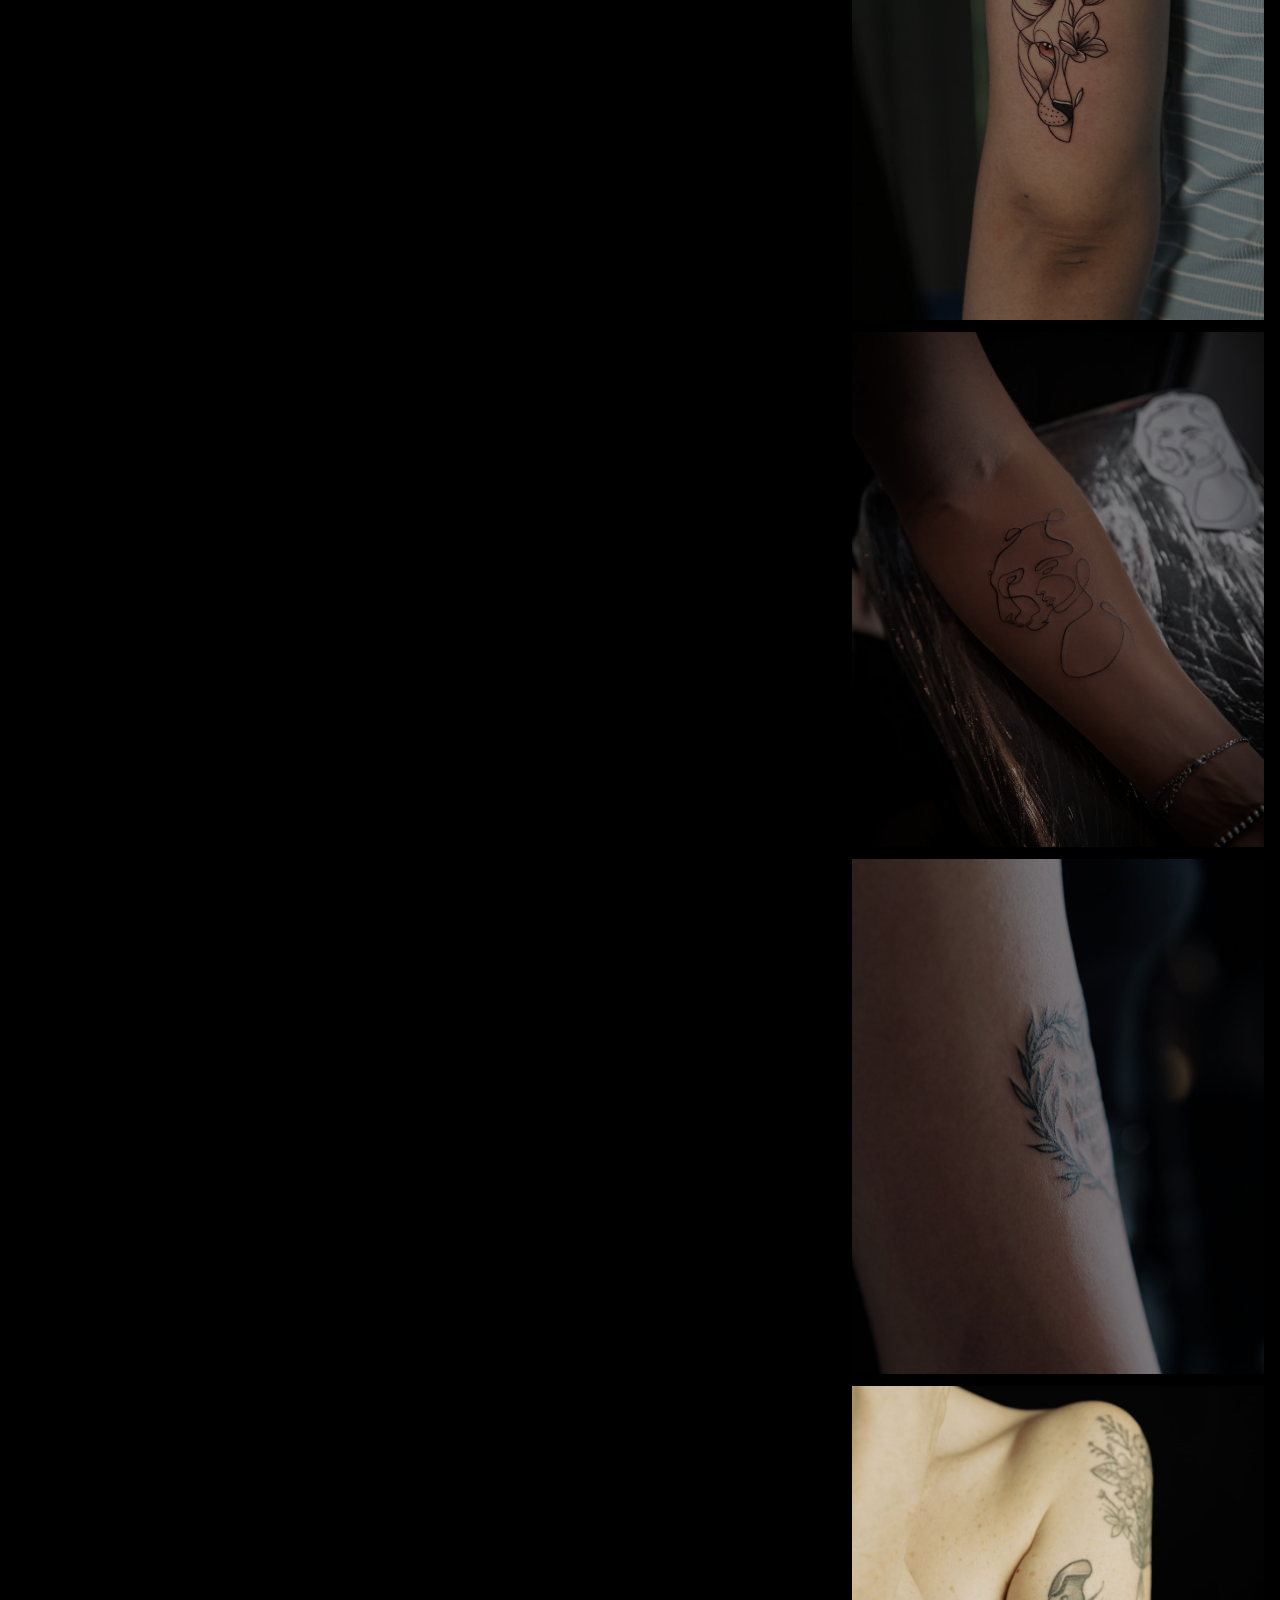
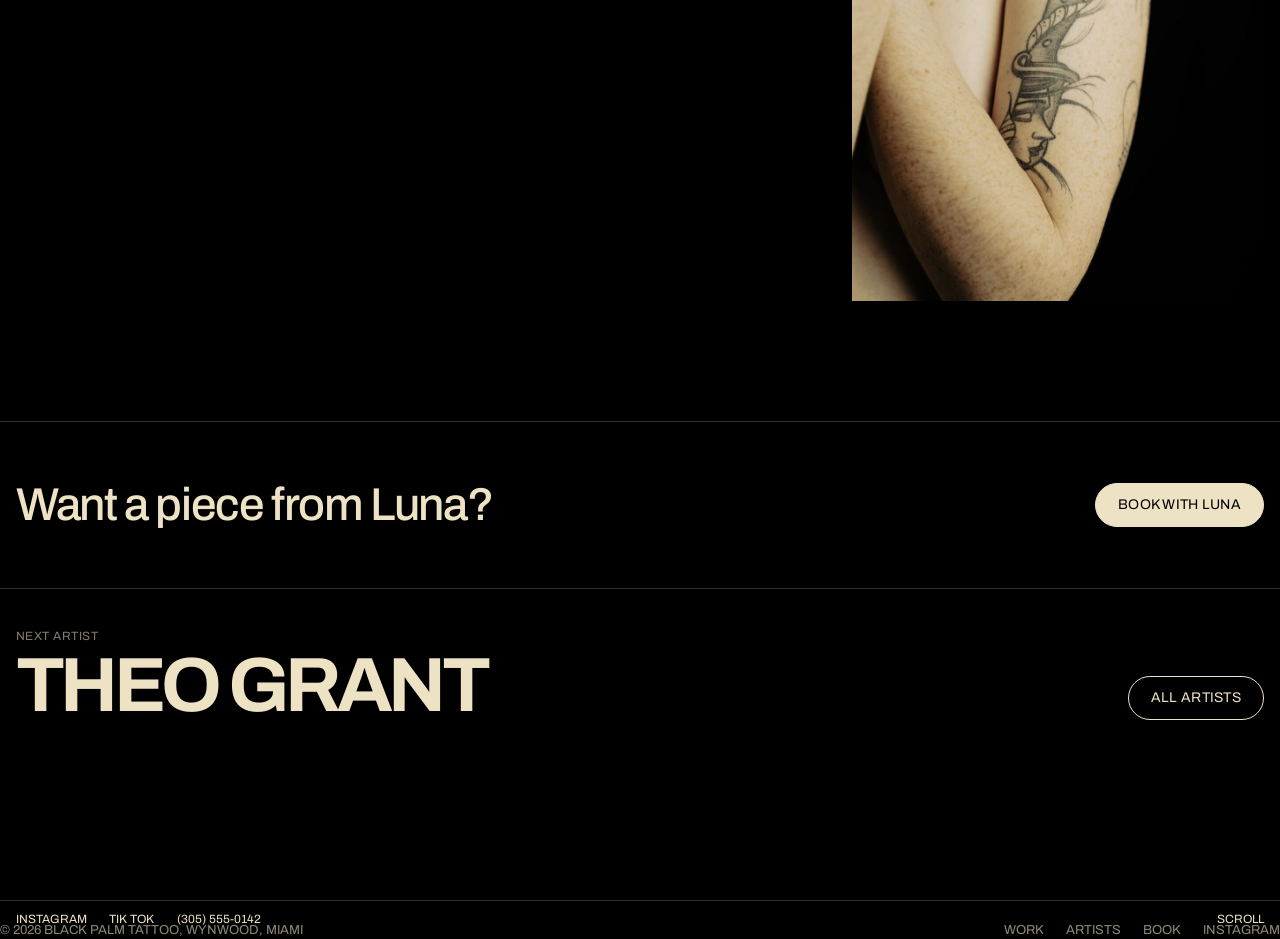
<file: artists/luna-vega/index.html>
<!DOCTYPE html>
<html lang="en" class="intro-done sub">
<head>
<meta charset="utf-8">
<meta name="viewport" content="width=device-width,initial-scale=1,minimum-scale=1,maximum-scale=5">
<meta name="format-detection" content="telephone=no">
<title>Luna Vega, Fine line, Floral Tattoo Artist | Black Palm Tattoo, Miami</title>
<meta name="description" content="Luna Vega tattoos fine line, floral at Black Palm Tattoo in Wynwood, Miami. See recent work and book a consult.">
<link rel="canonical" href="https://blackpalm.traviskenlocean1.workers.dev/artists/luna-vega/">
<meta property="og:type" content="website">
<meta property="og:url" content="https://blackpalm.traviskenlocean1.workers.dev/artists/luna-vega/">
<meta property="og:title" content="Luna Vega, Fine line, Floral Tattoo Artist | Black Palm Tattoo, Miami">
<meta property="og:description" content="Luna Vega tattoos fine line, floral at Black Palm Tattoo in Wynwood, Miami. See recent work and book a consult.">
<meta property="og:image" content="https://blackpalm.traviskenlocean1.workers.dev/img/work/19669301.jpg">
<meta name="twitter:card" content="summary_large_image">
<meta name="theme-color" content="#000000">
<link rel="icon" href="data:image/svg+xml,%3Csvg xmlns='http://www.w3.org/2000/svg' viewBox='0 0 32 32'%3E%3Crect width='32' height='32' fill='%23d50305'/%3E%3Ctext x='16' y='23' font-family='Arial' font-weight='700' font-size='17' text-anchor='middle' fill='%23eee2c5'%3EBP%3C/text%3E%3C/svg%3E">
<link rel="preconnect" href="https://fonts.googleapis.com">
<link rel="preconnect" href="https://fonts.gstatic.com" crossorigin>
<link href="https://fonts.googleapis.com/css2?family=Archivo:wght@400;500;700&display=swap" rel="stylesheet">
<link rel="stylesheet" href="/assets/site.css">
<script type="application/ld+json">{"@context":"https://schema.org","@type":"Person","name":"Luna Vega","jobTitle":"Tattoo artist","worksFor":{"@type":"TattooParlor","name":"Black Palm Tattoo","url":"https://blackpalm.traviskenlocean1.workers.dev/","image":"https://blackpalm.traviskenlocean1.workers.dev/img/hero.jpg","telephone":"+1-305-555-0142","priceRange":"$$","address":{"@type":"PostalAddress","addressLocality":"Miami","addressRegion":"FL","addressCountry":"US","streetAddress":"Wynwood"},"openingHoursSpecification":[{"@type":"OpeningHoursSpecification","dayOfWeek":["Tuesday","Wednesday","Thursday","Friday","Saturday"],"opens":"12:00","closes":"21:00"}],"areaServed":"Miami-Dade County"}}</script>
</head>
<body>
<div id="loading" class="hide"></div>
<div id="noise"></div>
<svg id="filters" aria-hidden="true"><defs><filter id="motion-blur-header" x="-50%" y="-50%" width="200%" height="200%"><feGaussianBlur in="SourceGraphic" stdDeviation="0 0"/></filter></defs></svg>
<div id="page">
  <nav id="nav" aria-label="Main">
    <a href="/">Black Palm</a>
    <div id="nav-right">
      <a class="book" href="/book/">Book a session</a>
      <div class="items">
        <a href="/">Home</a>
        <a href="/work/">Work</a>
        <a href="/#artists">Artists</a>
        <a href="/book/">Book</a>
      </div>
      <a class="mb book" href="/book/">Book</a>
    </div>
  </nav>
  <div id="footer">
    <div class="left">
      <a href="https://instagram.com/" target="_blank" rel="noopener">Instagram</a>
      <a href="https://www.tiktok.com/" target="_blank" rel="noopener">Tik Tok</a>
      <a href="tel:+13055550142">(305) 555-0142</a>
    </div>
    <span>Scroll</span>
  </div>
  <main>
    <section class="sub-top">
      <div class="a-top">
        <div class="thumb"><img src="/img/a2-c.jpg" alt="Luna Vega" width="900" height="1200"></div>
        <h1 class="big-name" data-lines="Luna|Vega" aria-label="Luna Vega"></h1>
      </div>
      <div class="meta">
        <div class="wide"><b>Styles</b>Fine line, Floral</div>
        <div><b>Resident artist</b>Since 2020</div>
        <div><b>Location</b>Wynwood, Miami</div>
        <div class="wide"><b>Book</b><a href="/book/" data-artist="Luna Vega" style="border-bottom:1px solid rgba(238,226,197,.4)">Book with Luna</a></div>
      </div>
    </section>
    <div class="a-hero"><img src="/img/work/19669301.jpg" alt="Floral neck piece, fine line tattoo by Luna Vega" width="1120" height="1400"></div>
    <section class="a-about">
      <span class="lbl">About the artist</span>
      <p class="txt">Luna works in single-needle fine line: florals, botanicals and quiet little pieces that look drawn on with a pencil.</p>
      <p class="txt2">Expect soft shading, careful spacing and honest advice about what holds up over time at small sizes.</p>
      <p class="txt3">Booking about one week out. Most pieces take under two hours.</p>
    </section>
    <section class="latest" aria-labelledby="lw-t">
      <h2 id="lw-t">Latest works</h2>
      <div class="mosaic">
        <div class="main"><img src="/img/work/19669301.jpg" alt="Floral neck piece, fine line tattoo by Luna Vega" width="1120" height="1400" loading="lazy"></div>
        <div class="list"><button type="button" data-src="/img/work/19669301.jpg" class="on" aria-label="Show Floral neck piece"><img src="/img/work/19669301.jpg" alt="Floral neck piece, fine line tattoo by Luna Vega" width="1120" height="1400" loading="lazy"></button><button type="button" data-src="/img/work/25526235.jpg" aria-label="Show Flower and eye hand"><img src="/img/work/25526235.jpg" alt="Flower and eye hand, fine line tattoo by Luna Vega" width="933" height="1400" loading="lazy"></button><button type="button" data-src="/img/work/40444269.jpg" aria-label="Show Single line arm"><img src="/img/work/40444269.jpg" alt="Single line arm, fine line tattoo by Luna Vega" width="792" height="1400" loading="lazy"></button><button type="button" data-src="/img/work/34155039.jpg" aria-label="Show Line art face"><img src="/img/work/34155039.jpg" alt="Line art face, fine line tattoo by Luna Vega" width="935" height="1400" loading="lazy"></button><button type="button" data-src="/img/work/5088486.jpg" aria-label="Show Feather forearm"><img src="/img/work/5088486.jpg" alt="Feather forearm, fine line tattoo by Luna Vega" width="933" height="1400" loading="lazy"></button><button type="button" data-src="/img/work/14565781.jpg" aria-label="Show Fine line sleeve"><img src="/img/work/14565781.jpg" alt="Fine line sleeve, fine line tattoo by Luna Vega" width="933" height="1400" loading="lazy"></button></div>
      </div>
    </section>
    <div class="cta-band"><h2>Want a piece from Luna?</h2><a class="btn solid" href="/book/" data-artist="Luna Vega">Book with Luna</a></div>
    <div class="next-artist"><div><small>Next artist</small><a class="n" href="/artists/theo-grant/">Theo Grant</a></div><a class="btn" href="/#artists">All artists</a></div>
      <footer class="site-foot">
        <span>© 2026 Black Palm Tattoo, Wynwood, Miami</span>
        <nav aria-label="Footer"><a href="/work/">Work</a><a href="/#artists">Artists</a><a href="/book/">Book</a><a href="https://instagram.com/" target="_blank" rel="noopener">Instagram</a></nav>
      </footer>
  </main>
  <div id="mbar"><a href="tel:+13055550142">Call</a><a href="/book/">Book a session</a></div>
</div>
<script src="/js/gsap.min.js"></script>
<script src="/js/ScrollTrigger.min.js"></script>
<script src="/js/lenis.min.js"></script>
<script src="/assets/site.js"></script>
</body>
</html>
</file>
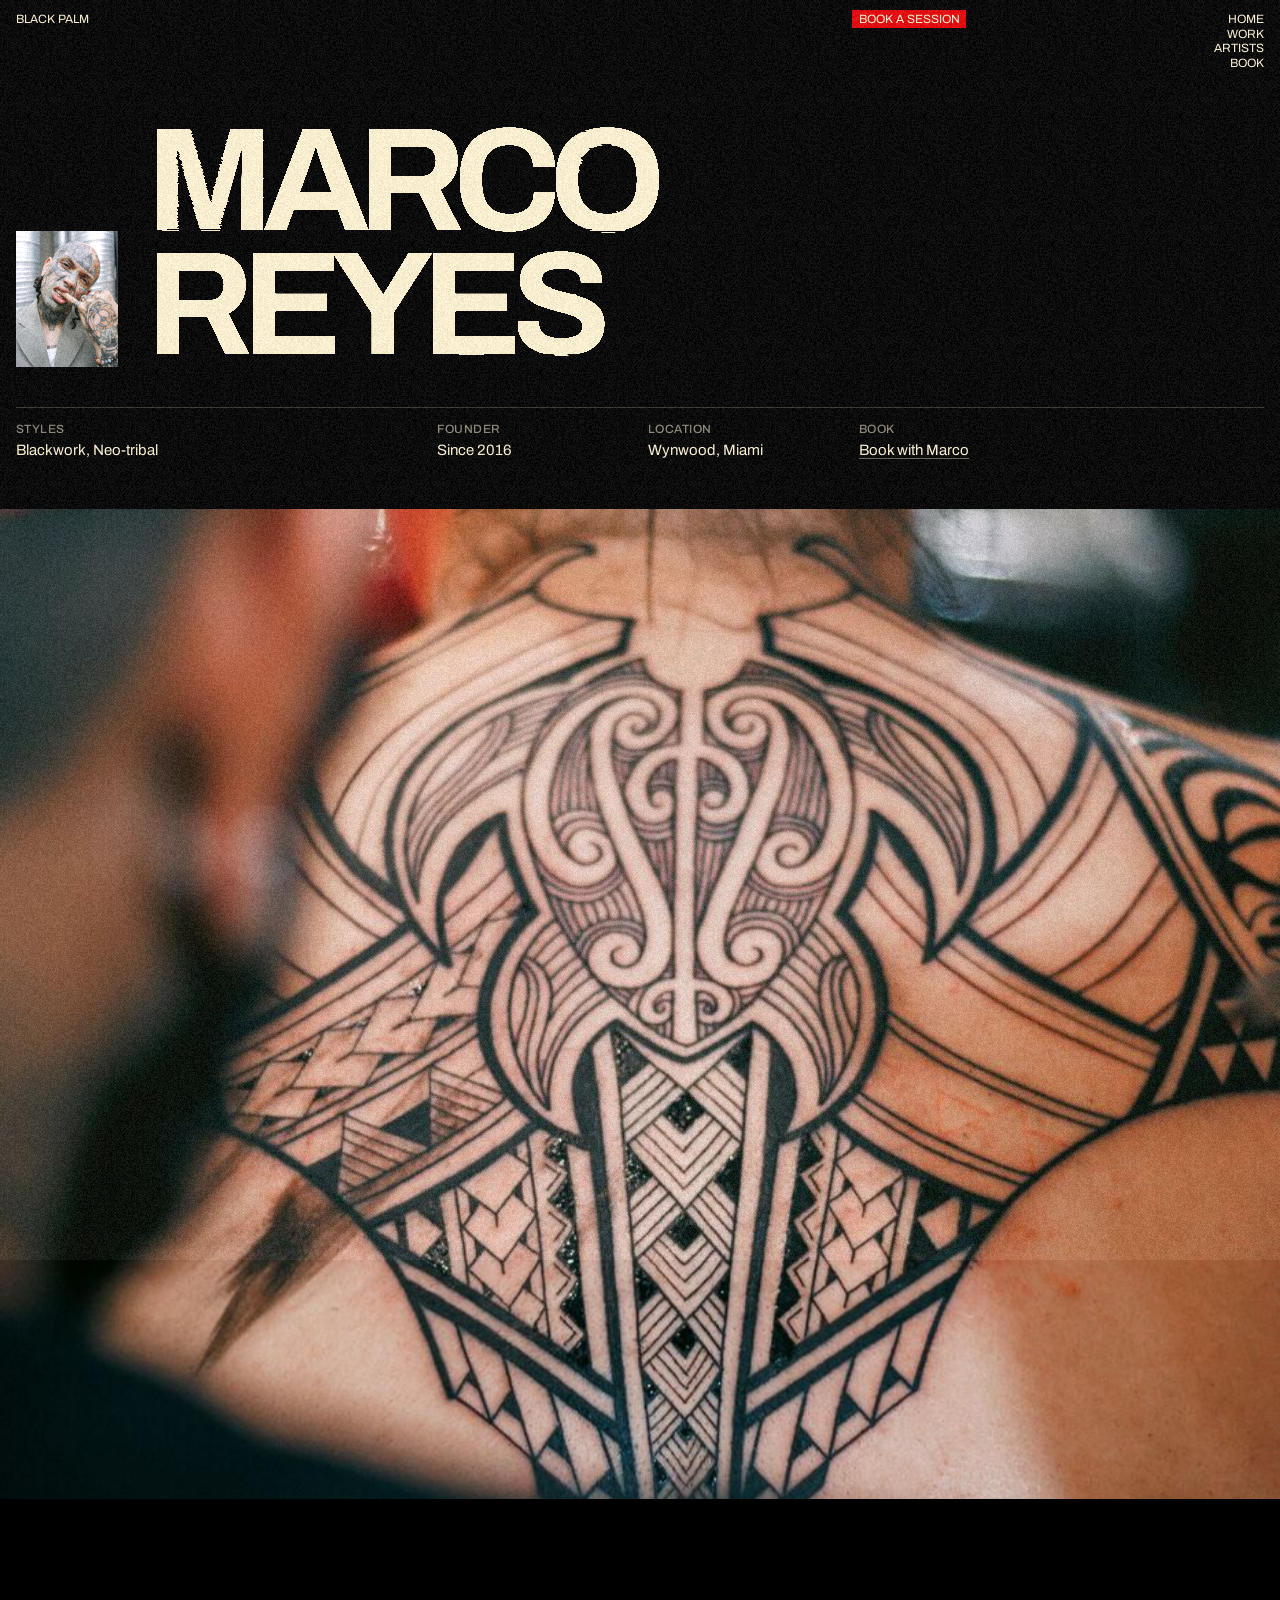
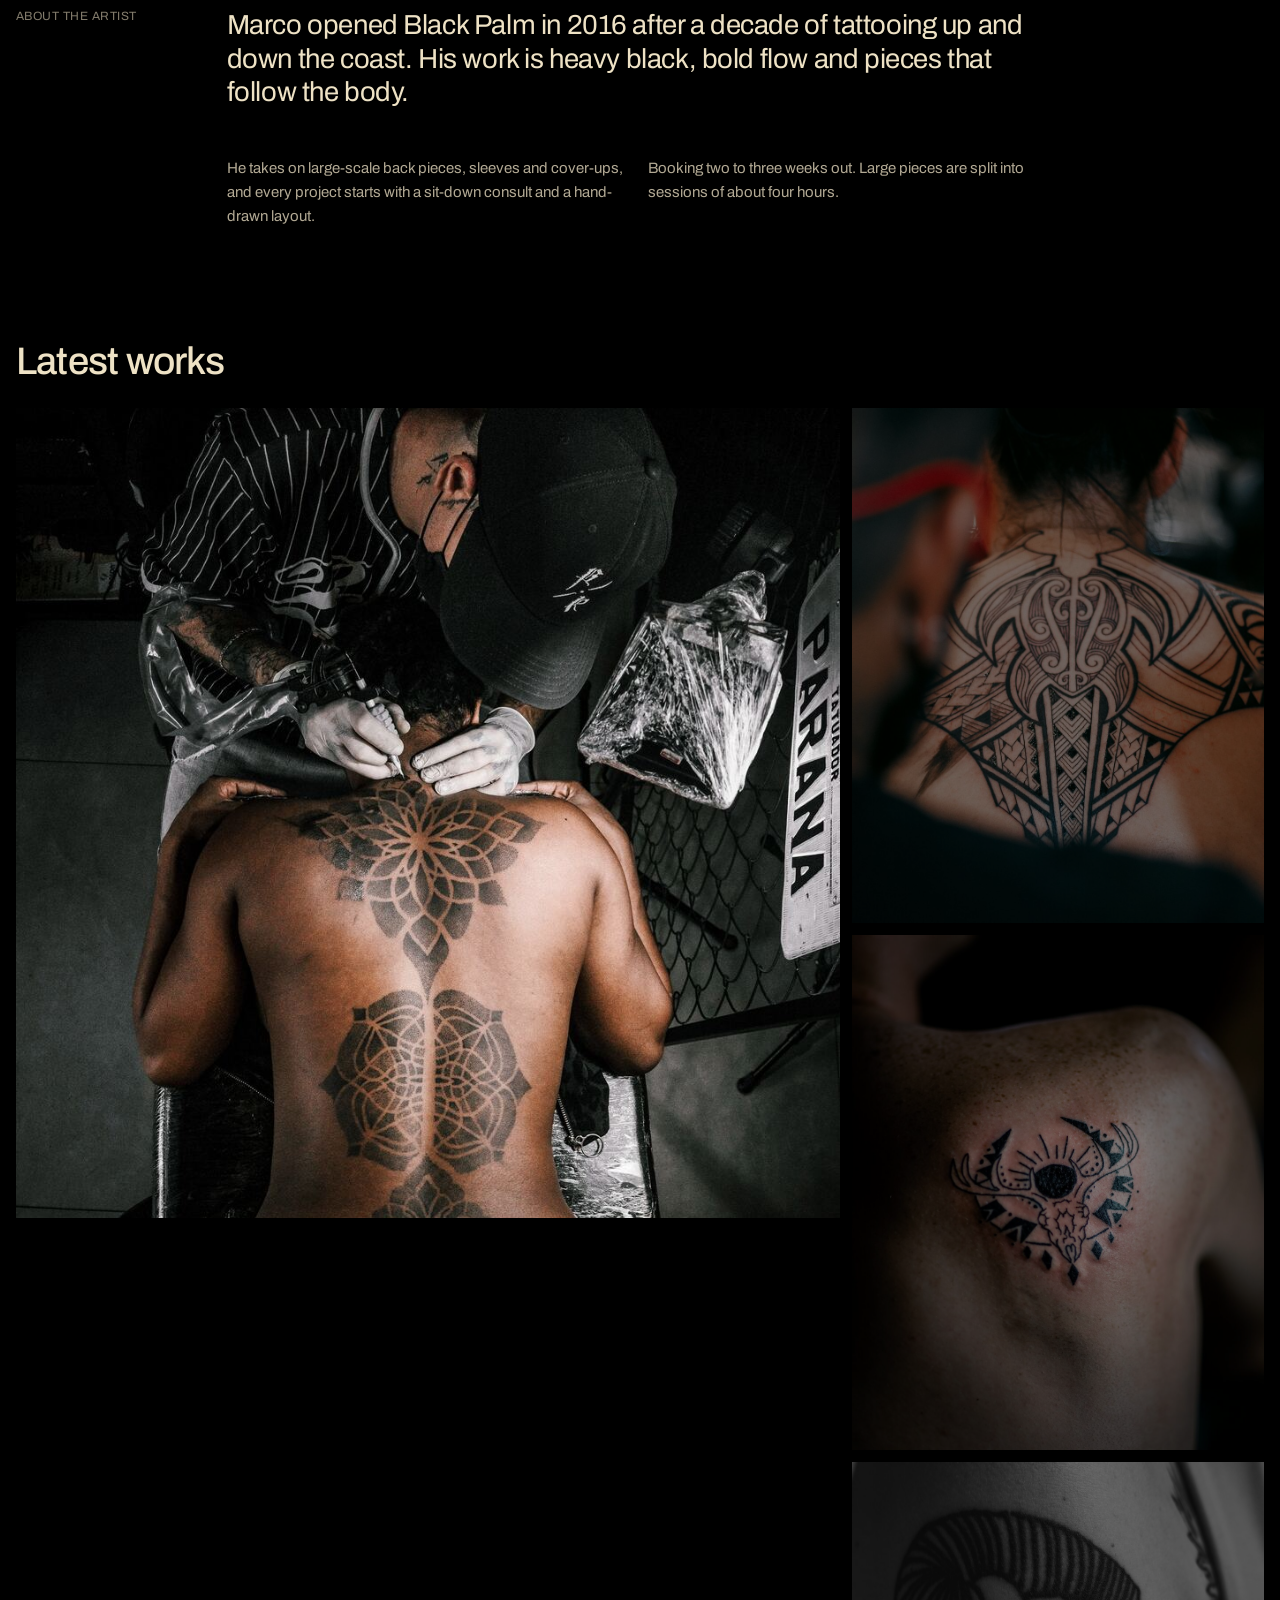
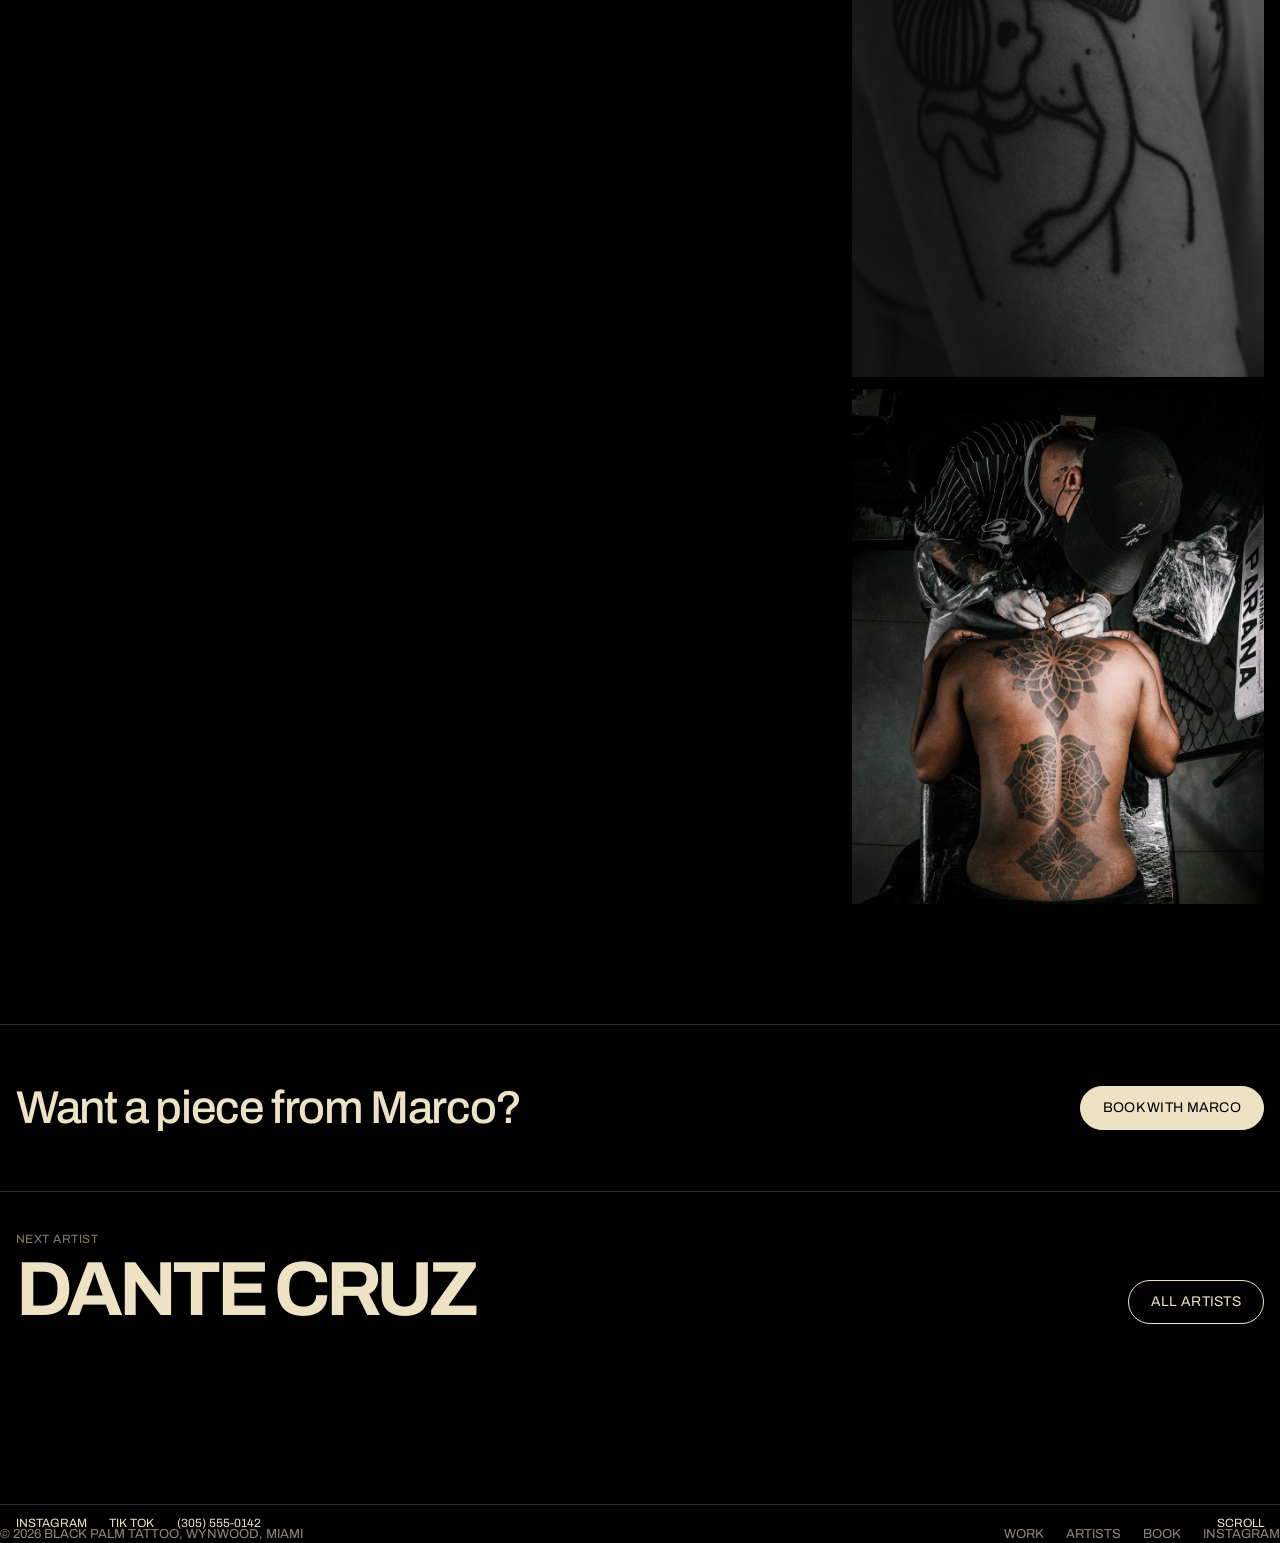
<file: artists/marco-reyes/index.html>
<!DOCTYPE html>
<html lang="en" class="intro-done sub">
<head>
<meta charset="utf-8">
<meta name="viewport" content="width=device-width,initial-scale=1,minimum-scale=1,maximum-scale=5">
<meta name="format-detection" content="telephone=no">
<title>Marco Reyes, Blackwork, Neo-tribal Tattoo Artist | Black Palm Tattoo, Miami</title>
<meta name="description" content="Marco Reyes tattoos blackwork, neo-tribal at Black Palm Tattoo in Wynwood, Miami. See recent work and book a consult.">
<link rel="canonical" href="https://blackpalm.traviskenlocean1.workers.dev/artists/marco-reyes/">
<meta property="og:type" content="website">
<meta property="og:url" content="https://blackpalm.traviskenlocean1.workers.dev/artists/marco-reyes/">
<meta property="og:title" content="Marco Reyes, Blackwork, Neo-tribal Tattoo Artist | Black Palm Tattoo, Miami">
<meta property="og:description" content="Marco Reyes tattoos blackwork, neo-tribal at Black Palm Tattoo in Wynwood, Miami. See recent work and book a consult.">
<meta property="og:image" content="https://blackpalm.traviskenlocean1.workers.dev/img/work/29211944.jpg">
<meta name="twitter:card" content="summary_large_image">
<meta name="theme-color" content="#000000">
<link rel="icon" href="data:image/svg+xml,%3Csvg xmlns='http://www.w3.org/2000/svg' viewBox='0 0 32 32'%3E%3Crect width='32' height='32' fill='%23d50305'/%3E%3Ctext x='16' y='23' font-family='Arial' font-weight='700' font-size='17' text-anchor='middle' fill='%23eee2c5'%3EBP%3C/text%3E%3C/svg%3E">
<link rel="preconnect" href="https://fonts.googleapis.com">
<link rel="preconnect" href="https://fonts.gstatic.com" crossorigin>
<link href="https://fonts.googleapis.com/css2?family=Archivo:wght@400;500;700&display=swap" rel="stylesheet">
<link rel="stylesheet" href="/assets/site.css">
<script type="application/ld+json">{"@context":"https://schema.org","@type":"Person","name":"Marco Reyes","jobTitle":"Tattoo artist","worksFor":{"@type":"TattooParlor","name":"Black Palm Tattoo","url":"https://blackpalm.traviskenlocean1.workers.dev/","image":"https://blackpalm.traviskenlocean1.workers.dev/img/hero.jpg","telephone":"+1-305-555-0142","priceRange":"$$","address":{"@type":"PostalAddress","addressLocality":"Miami","addressRegion":"FL","addressCountry":"US","streetAddress":"Wynwood"},"openingHoursSpecification":[{"@type":"OpeningHoursSpecification","dayOfWeek":["Tuesday","Wednesday","Thursday","Friday","Saturday"],"opens":"12:00","closes":"21:00"}],"areaServed":"Miami-Dade County"}}</script>
</head>
<body>
<div id="loading" class="hide"></div>
<div id="noise"></div>
<svg id="filters" aria-hidden="true"><defs><filter id="motion-blur-header" x="-50%" y="-50%" width="200%" height="200%"><feGaussianBlur in="SourceGraphic" stdDeviation="0 0"/></filter></defs></svg>
<div id="page">
  <nav id="nav" aria-label="Main">
    <a href="/">Black Palm</a>
    <div id="nav-right">
      <a class="book" href="/book/">Book a session</a>
      <div class="items">
        <a href="/">Home</a>
        <a href="/work/">Work</a>
        <a href="/#artists">Artists</a>
        <a href="/book/">Book</a>
      </div>
      <a class="mb book" href="/book/">Book</a>
    </div>
  </nav>
  <div id="footer">
    <div class="left">
      <a href="https://instagram.com/" target="_blank" rel="noopener">Instagram</a>
      <a href="https://www.tiktok.com/" target="_blank" rel="noopener">Tik Tok</a>
      <a href="tel:+13055550142">(305) 555-0142</a>
    </div>
    <span>Scroll</span>
  </div>
  <main>
    <section class="sub-top">
      <div class="a-top">
        <div class="thumb"><img src="/img/feat-card.jpg" alt="Marco Reyes" width="900" height="1200"></div>
        <h1 class="big-name" data-lines="Marco|Reyes" aria-label="Marco Reyes"></h1>
      </div>
      <div class="meta">
        <div class="wide"><b>Styles</b>Blackwork, Neo-tribal</div>
        <div><b>Founder</b>Since 2016</div>
        <div><b>Location</b>Wynwood, Miami</div>
        <div class="wide"><b>Book</b><a href="/book/" data-artist="Marco Reyes" style="border-bottom:1px solid rgba(238,226,197,.4)">Book with Marco</a></div>
      </div>
    </section>
    <div class="a-hero"><img src="/img/work/29211944.jpg" alt="Tribal back piece, blackwork tattoo by Marco Reyes" width="933" height="1400"></div>
    <section class="a-about">
      <span class="lbl">About the artist</span>
      <p class="txt">Marco opened Black Palm in 2016 after a decade of tattooing up and down the coast. His work is heavy black, bold flow and pieces that follow the body.</p>
      <p class="txt2">He takes on large-scale back pieces, sleeves and cover-ups, and every project starts with a sit-down consult and a hand-drawn layout.</p>
      <p class="txt3">Booking two to three weeks out. Large pieces are split into sessions of about four hours.</p>
    </section>
    <section class="latest" aria-labelledby="lw-t">
      <h2 id="lw-t">Latest works</h2>
      <div class="mosaic">
        <div class="main"><img src="/img/work/29211944.jpg" alt="Tribal back piece, blackwork tattoo by Marco Reyes" width="933" height="1400" loading="lazy"></div>
        <div class="list"><button type="button" data-src="/img/work/29211944.jpg" class="on" aria-label="Show Tribal back piece"><img src="/img/work/29211944.jpg" alt="Tribal back piece, blackwork tattoo by Marco Reyes" width="933" height="1400" loading="lazy"></button><button type="button" data-src="/img/work/12878043.jpg" aria-label="Show Geometric stag"><img src="/img/work/12878043.jpg" alt="Geometric stag, blackwork tattoo by Marco Reyes" width="1246" height="1400" loading="lazy"></button><button type="button" data-src="/img/work/8349189.jpg" aria-label="Show Bold line portrait"><img src="/img/work/8349189.jpg" alt="Bold line portrait, blackwork tattoo by Marco Reyes" width="933" height="1400" loading="lazy"></button><button type="button" data-src="/img/work/7878273.jpg" aria-label="Show Full back in progress"><img src="/img/work/7878273.jpg" alt="Full back in progress, blackwork tattoo by Marco Reyes" width="933" height="1400" loading="lazy"></button></div>
      </div>
    </section>
    <div class="cta-band"><h2>Want a piece from Marco?</h2><a class="btn solid" href="/book/" data-artist="Marco Reyes">Book with Marco</a></div>
    <div class="next-artist"><div><small>Next artist</small><a class="n" href="/artists/dante-cruz/">Dante Cruz</a></div><a class="btn" href="/#artists">All artists</a></div>
      <footer class="site-foot">
        <span>© 2026 Black Palm Tattoo, Wynwood, Miami</span>
        <nav aria-label="Footer"><a href="/work/">Work</a><a href="/#artists">Artists</a><a href="/book/">Book</a><a href="https://instagram.com/" target="_blank" rel="noopener">Instagram</a></nav>
      </footer>
  </main>
  <div id="mbar"><a href="tel:+13055550142">Call</a><a href="/book/">Book a session</a></div>
</div>
<script src="/js/gsap.min.js"></script>
<script src="/js/ScrollTrigger.min.js"></script>
<script src="/js/lenis.min.js"></script>
<script src="/assets/site.js"></script>
</body>
</html>
</file>
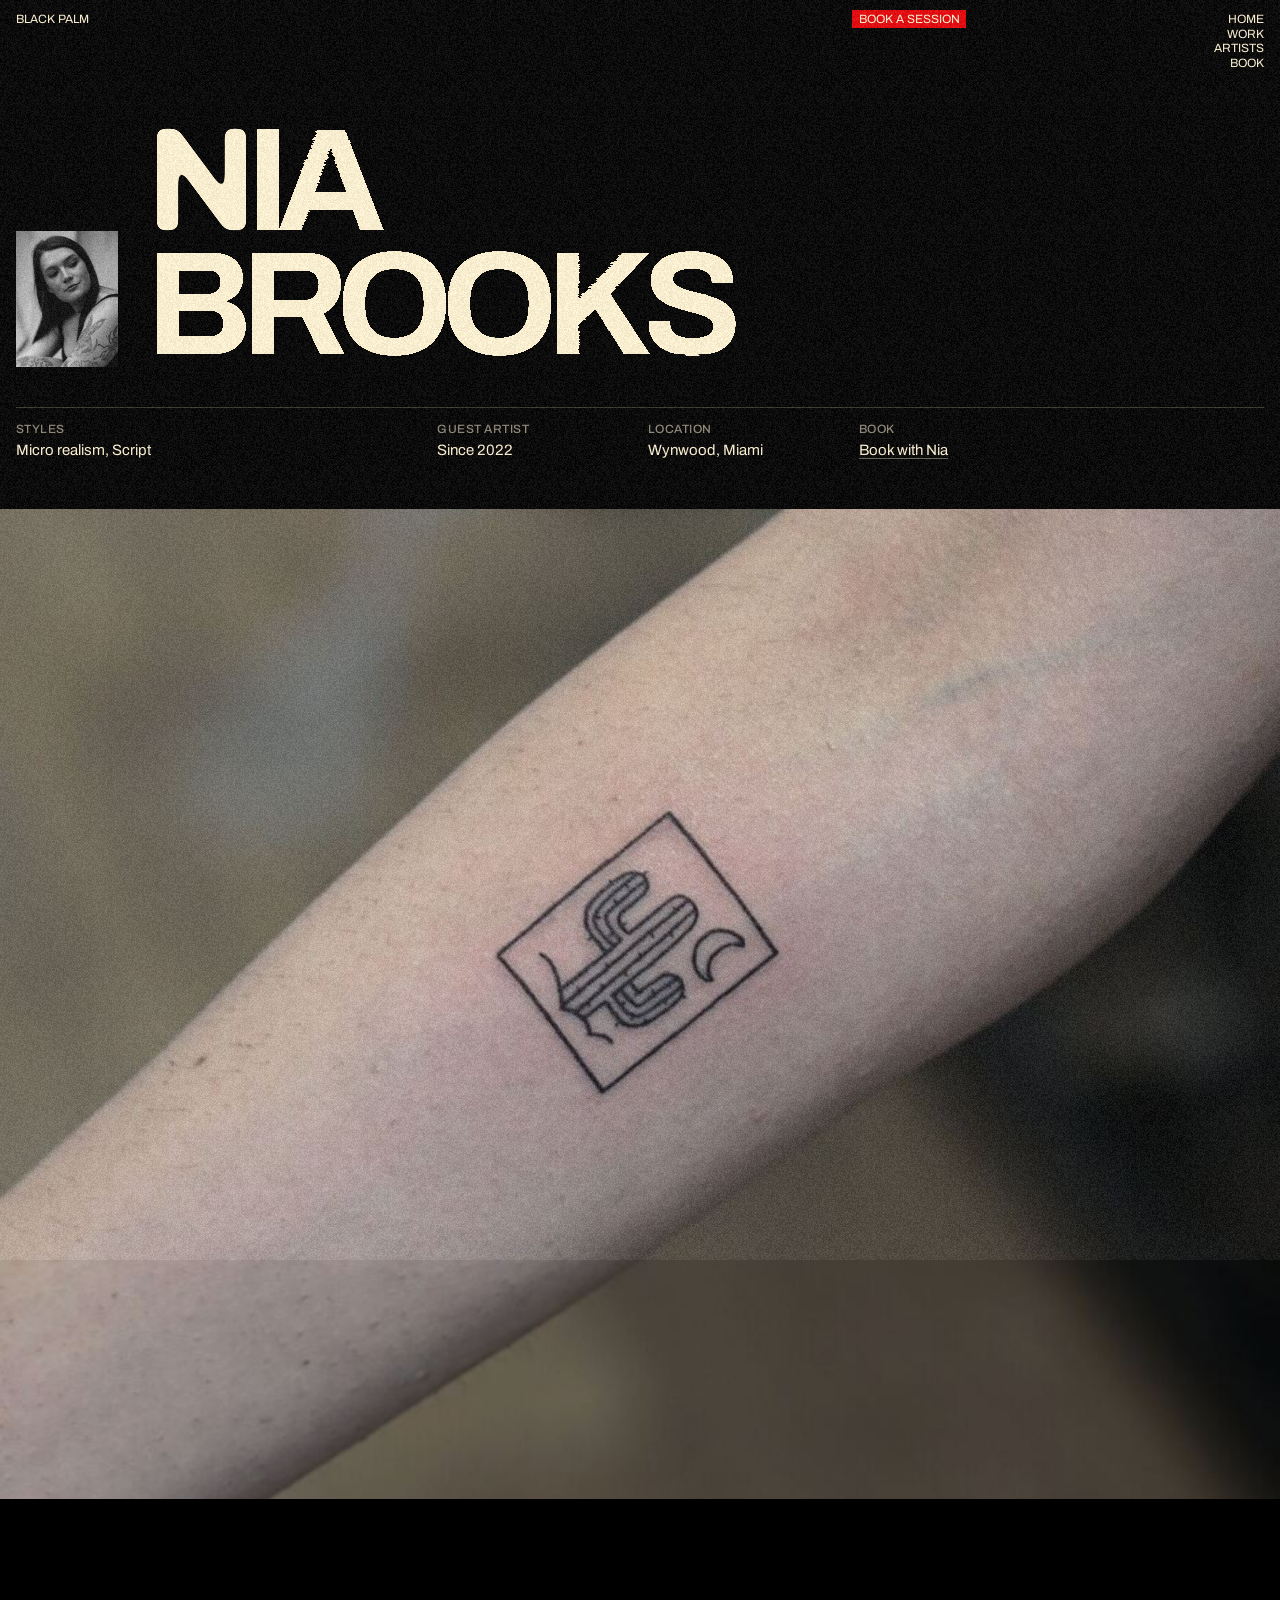
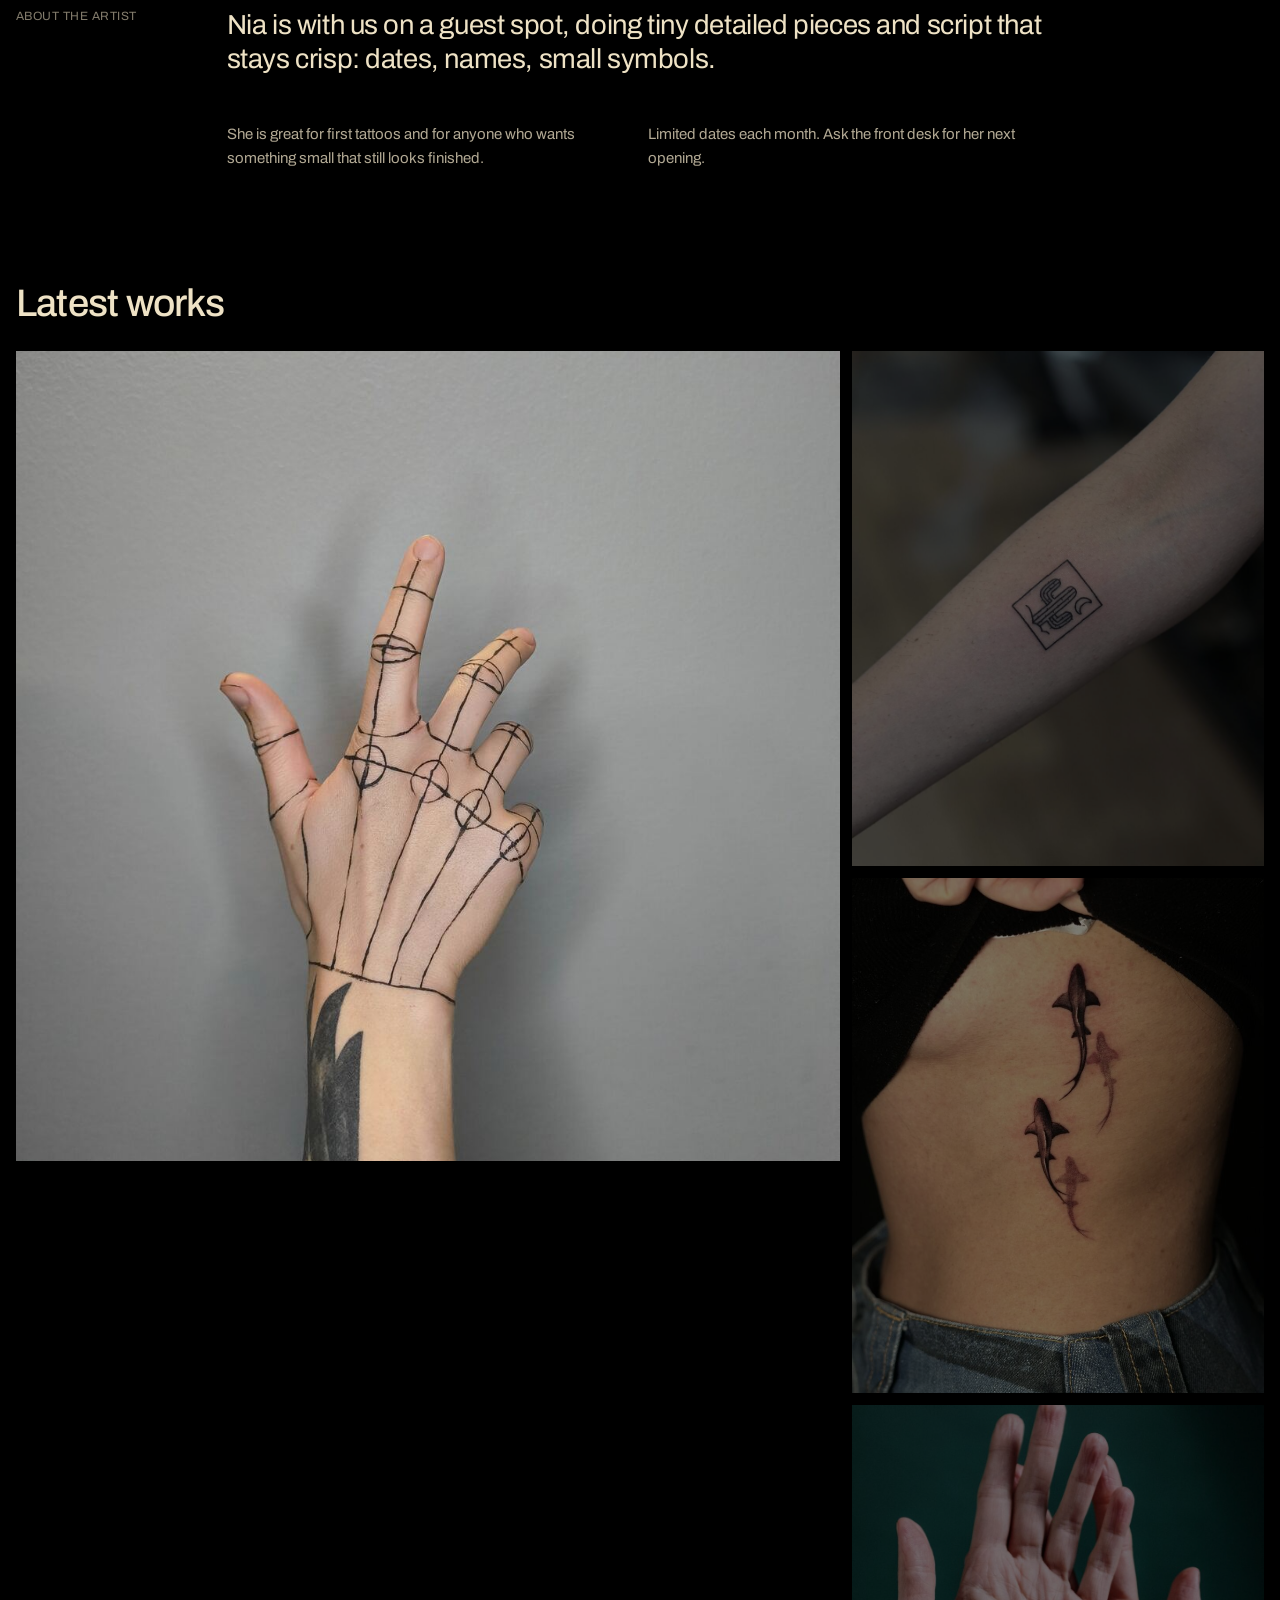
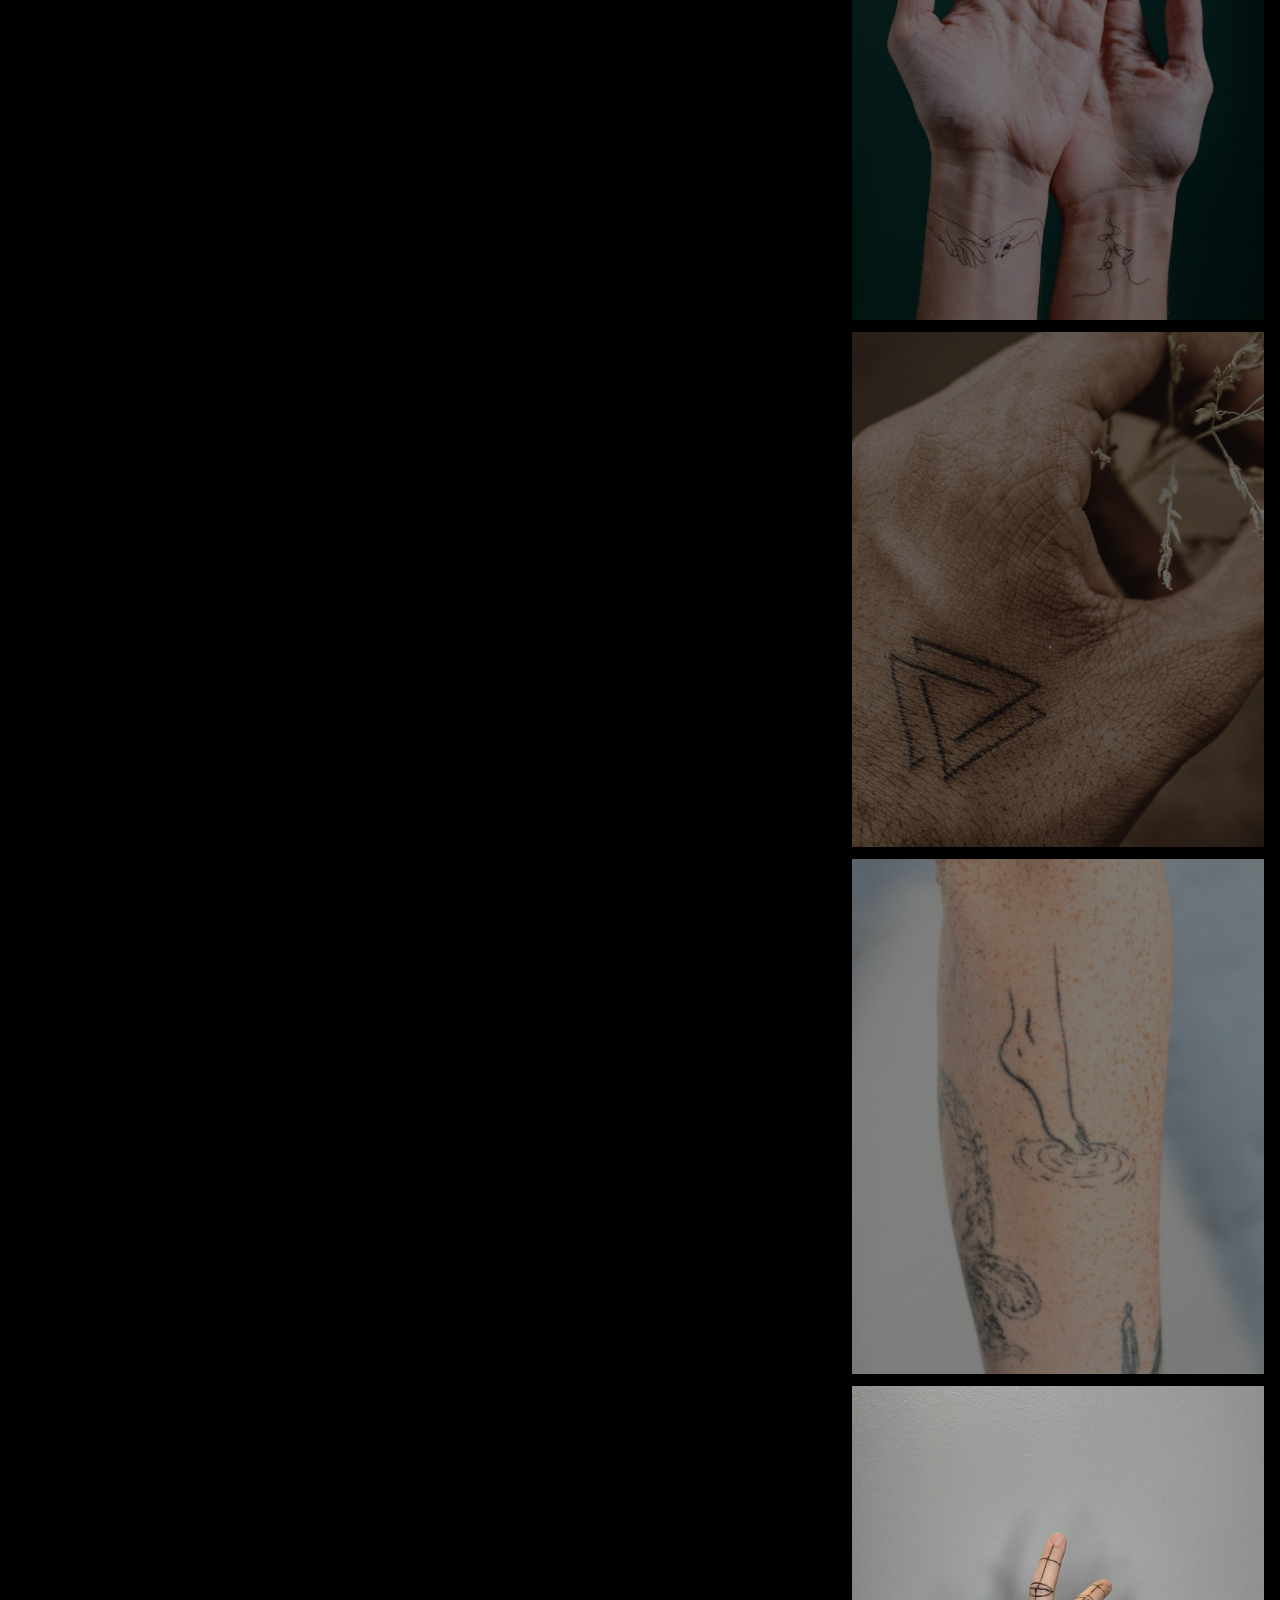
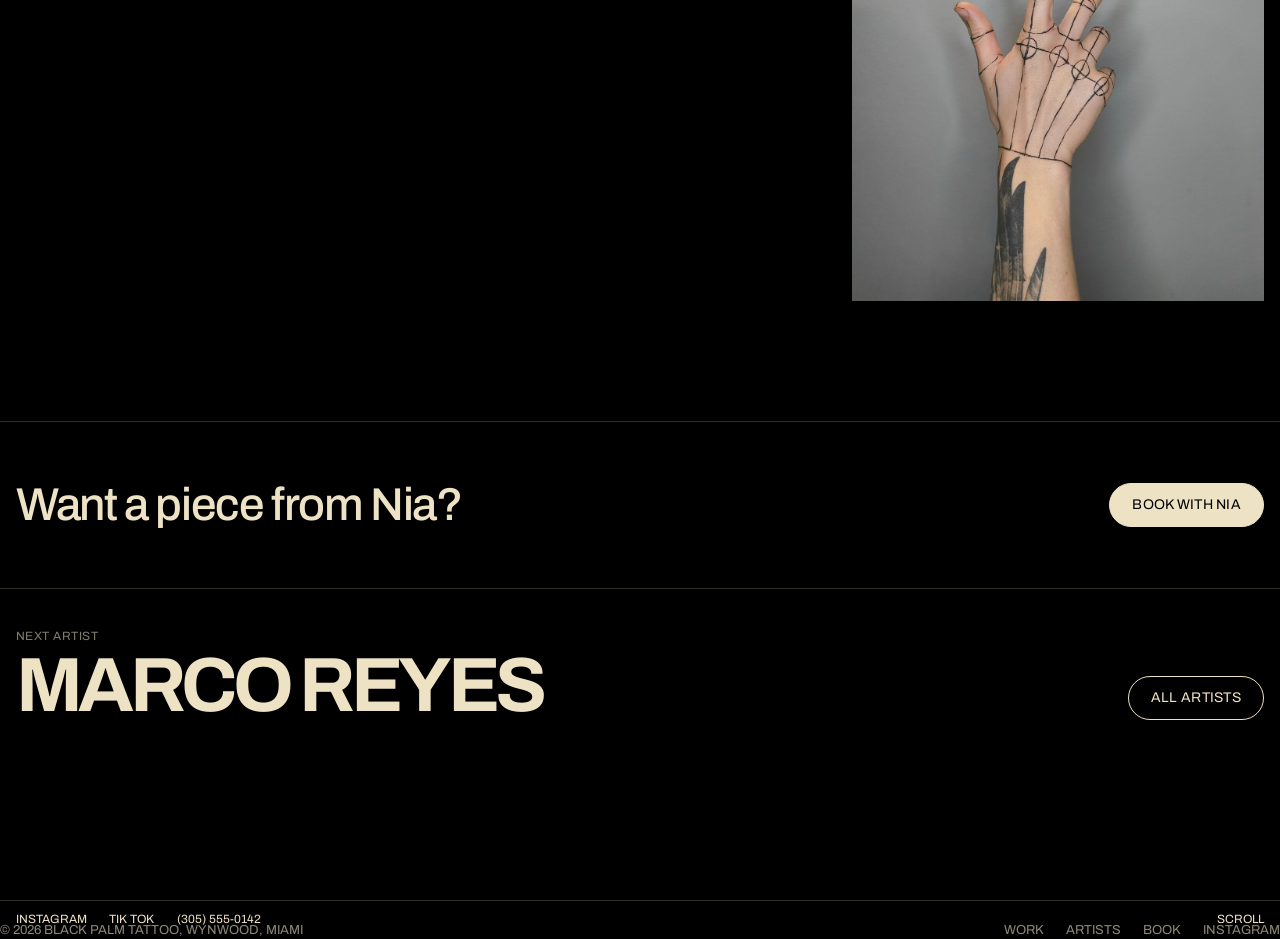
<file: artists/nia-brooks/index.html>
<!DOCTYPE html>
<html lang="en" class="intro-done sub">
<head>
<meta charset="utf-8">
<meta name="viewport" content="width=device-width,initial-scale=1,minimum-scale=1,maximum-scale=5">
<meta name="format-detection" content="telephone=no">
<title>Nia Brooks, Micro realism, Script Tattoo Artist | Black Palm Tattoo, Miami</title>
<meta name="description" content="Nia Brooks tattoos micro realism, script at Black Palm Tattoo in Wynwood, Miami. See recent work and book a consult.">
<link rel="canonical" href="https://blackpalm.traviskenlocean1.workers.dev/artists/nia-brooks/">
<meta property="og:type" content="website">
<meta property="og:url" content="https://blackpalm.traviskenlocean1.workers.dev/artists/nia-brooks/">
<meta property="og:title" content="Nia Brooks, Micro realism, Script Tattoo Artist | Black Palm Tattoo, Miami">
<meta property="og:description" content="Nia Brooks tattoos micro realism, script at Black Palm Tattoo in Wynwood, Miami. See recent work and book a consult.">
<meta property="og:image" content="https://blackpalm.traviskenlocean1.workers.dev/img/work/40444050.jpg">
<meta name="twitter:card" content="summary_large_image">
<meta name="theme-color" content="#000000">
<link rel="icon" href="data:image/svg+xml,%3Csvg xmlns='http://www.w3.org/2000/svg' viewBox='0 0 32 32'%3E%3Crect width='32' height='32' fill='%23d50305'/%3E%3Ctext x='16' y='23' font-family='Arial' font-weight='700' font-size='17' text-anchor='middle' fill='%23eee2c5'%3EBP%3C/text%3E%3C/svg%3E">
<link rel="preconnect" href="https://fonts.googleapis.com">
<link rel="preconnect" href="https://fonts.gstatic.com" crossorigin>
<link href="https://fonts.googleapis.com/css2?family=Archivo:wght@400;500;700&display=swap" rel="stylesheet">
<link rel="stylesheet" href="/assets/site.css">
<script type="application/ld+json">{"@context":"https://schema.org","@type":"Person","name":"Nia Brooks","jobTitle":"Tattoo artist","worksFor":{"@type":"TattooParlor","name":"Black Palm Tattoo","url":"https://blackpalm.traviskenlocean1.workers.dev/","image":"https://blackpalm.traviskenlocean1.workers.dev/img/hero.jpg","telephone":"+1-305-555-0142","priceRange":"$$","address":{"@type":"PostalAddress","addressLocality":"Miami","addressRegion":"FL","addressCountry":"US","streetAddress":"Wynwood"},"openingHoursSpecification":[{"@type":"OpeningHoursSpecification","dayOfWeek":["Tuesday","Wednesday","Thursday","Friday","Saturday"],"opens":"12:00","closes":"21:00"}],"areaServed":"Miami-Dade County"}}</script>
</head>
<body>
<div id="loading" class="hide"></div>
<div id="noise"></div>
<svg id="filters" aria-hidden="true"><defs><filter id="motion-blur-header" x="-50%" y="-50%" width="200%" height="200%"><feGaussianBlur in="SourceGraphic" stdDeviation="0 0"/></filter></defs></svg>
<div id="page">
  <nav id="nav" aria-label="Main">
    <a href="/">Black Palm</a>
    <div id="nav-right">
      <a class="book" href="/book/">Book a session</a>
      <div class="items">
        <a href="/">Home</a>
        <a href="/work/">Work</a>
        <a href="/#artists">Artists</a>
        <a href="/book/">Book</a>
      </div>
      <a class="mb book" href="/book/">Book</a>
    </div>
  </nav>
  <div id="footer">
    <div class="left">
      <a href="https://instagram.com/" target="_blank" rel="noopener">Instagram</a>
      <a href="https://www.tiktok.com/" target="_blank" rel="noopener">Tik Tok</a>
      <a href="tel:+13055550142">(305) 555-0142</a>
    </div>
    <span>Scroll</span>
  </div>
  <main>
    <section class="sub-top">
      <div class="a-top">
        <div class="thumb"><img src="/img/a4-c.jpg" alt="Nia Brooks" width="900" height="1200"></div>
        <h1 class="big-name" data-lines="Nia|Brooks" aria-label="Nia Brooks"></h1>
      </div>
      <div class="meta">
        <div class="wide"><b>Styles</b>Micro realism, Script</div>
        <div><b>Guest artist</b>Since 2022</div>
        <div><b>Location</b>Wynwood, Miami</div>
        <div class="wide"><b>Book</b><a href="/book/" data-artist="Nia Brooks" style="border-bottom:1px solid rgba(238,226,197,.4)">Book with Nia</a></div>
      </div>
    </section>
    <div class="a-hero"><img src="/img/work/40444050.jpg" alt="Cactus line work, fine line tattoo by Nia Brooks" width="933" height="1400"></div>
    <section class="a-about">
      <span class="lbl">About the artist</span>
      <p class="txt">Nia is with us on a guest spot, doing tiny detailed pieces and script that stays crisp: dates, names, small symbols.</p>
      <p class="txt2">She is great for first tattoos and for anyone who wants something small that still looks finished.</p>
      <p class="txt3">Limited dates each month. Ask the front desk for her next opening.</p>
    </section>
    <section class="latest" aria-labelledby="lw-t">
      <h2 id="lw-t">Latest works</h2>
      <div class="mosaic">
        <div class="main"><img src="/img/work/40444050.jpg" alt="Cactus line work, fine line tattoo by Nia Brooks" width="933" height="1400" loading="lazy"></div>
        <div class="list"><button type="button" data-src="/img/work/40444050.jpg" class="on" aria-label="Show Cactus line work"><img src="/img/work/40444050.jpg" alt="Cactus line work, fine line tattoo by Nia Brooks" width="933" height="1400" loading="lazy"></button><button type="button" data-src="/img/work/40444259.jpg" aria-label="Show Shark at the waist"><img src="/img/work/40444259.jpg" alt="Shark at the waist, fine line tattoo by Nia Brooks" width="793" height="1400" loading="lazy"></button><button type="button" data-src="/img/work/4662164.jpg" aria-label="Show Wrist script"><img src="/img/work/4662164.jpg" alt="Wrist script, fine line tattoo by Nia Brooks" width="933" height="1400" loading="lazy"></button><button type="button" data-src="/img/work/7901490.jpg" aria-label="Show Double triangle hand"><img src="/img/work/7901490.jpg" alt="Double triangle hand, fine line tattoo by Nia Brooks" width="1400" height="933" loading="lazy"></button><button type="button" data-src="/img/work/6044740.jpg" aria-label="Show Botanical forearm"><img src="/img/work/6044740.jpg" alt="Botanical forearm, fine line tattoo by Nia Brooks" width="927" height="1400" loading="lazy"></button><button type="button" data-src="/img/work/32203198.jpg" aria-label="Show Skeleton hand"><img src="/img/work/32203198.jpg" alt="Skeleton hand, fine line tattoo by Nia Brooks" width="1054" height="1400" loading="lazy"></button></div>
      </div>
    </section>
    <div class="cta-band"><h2>Want a piece from Nia?</h2><a class="btn solid" href="/book/" data-artist="Nia Brooks">Book with Nia</a></div>
    <div class="next-artist"><div><small>Next artist</small><a class="n" href="/artists/marco-reyes/">Marco Reyes</a></div><a class="btn" href="/#artists">All artists</a></div>
      <footer class="site-foot">
        <span>© 2026 Black Palm Tattoo, Wynwood, Miami</span>
        <nav aria-label="Footer"><a href="/work/">Work</a><a href="/#artists">Artists</a><a href="/book/">Book</a><a href="https://instagram.com/" target="_blank" rel="noopener">Instagram</a></nav>
      </footer>
  </main>
  <div id="mbar"><a href="tel:+13055550142">Call</a><a href="/book/">Book a session</a></div>
</div>
<script src="/js/gsap.min.js"></script>
<script src="/js/ScrollTrigger.min.js"></script>
<script src="/js/lenis.min.js"></script>
<script src="/assets/site.js"></script>
</body>
</html>
</file>
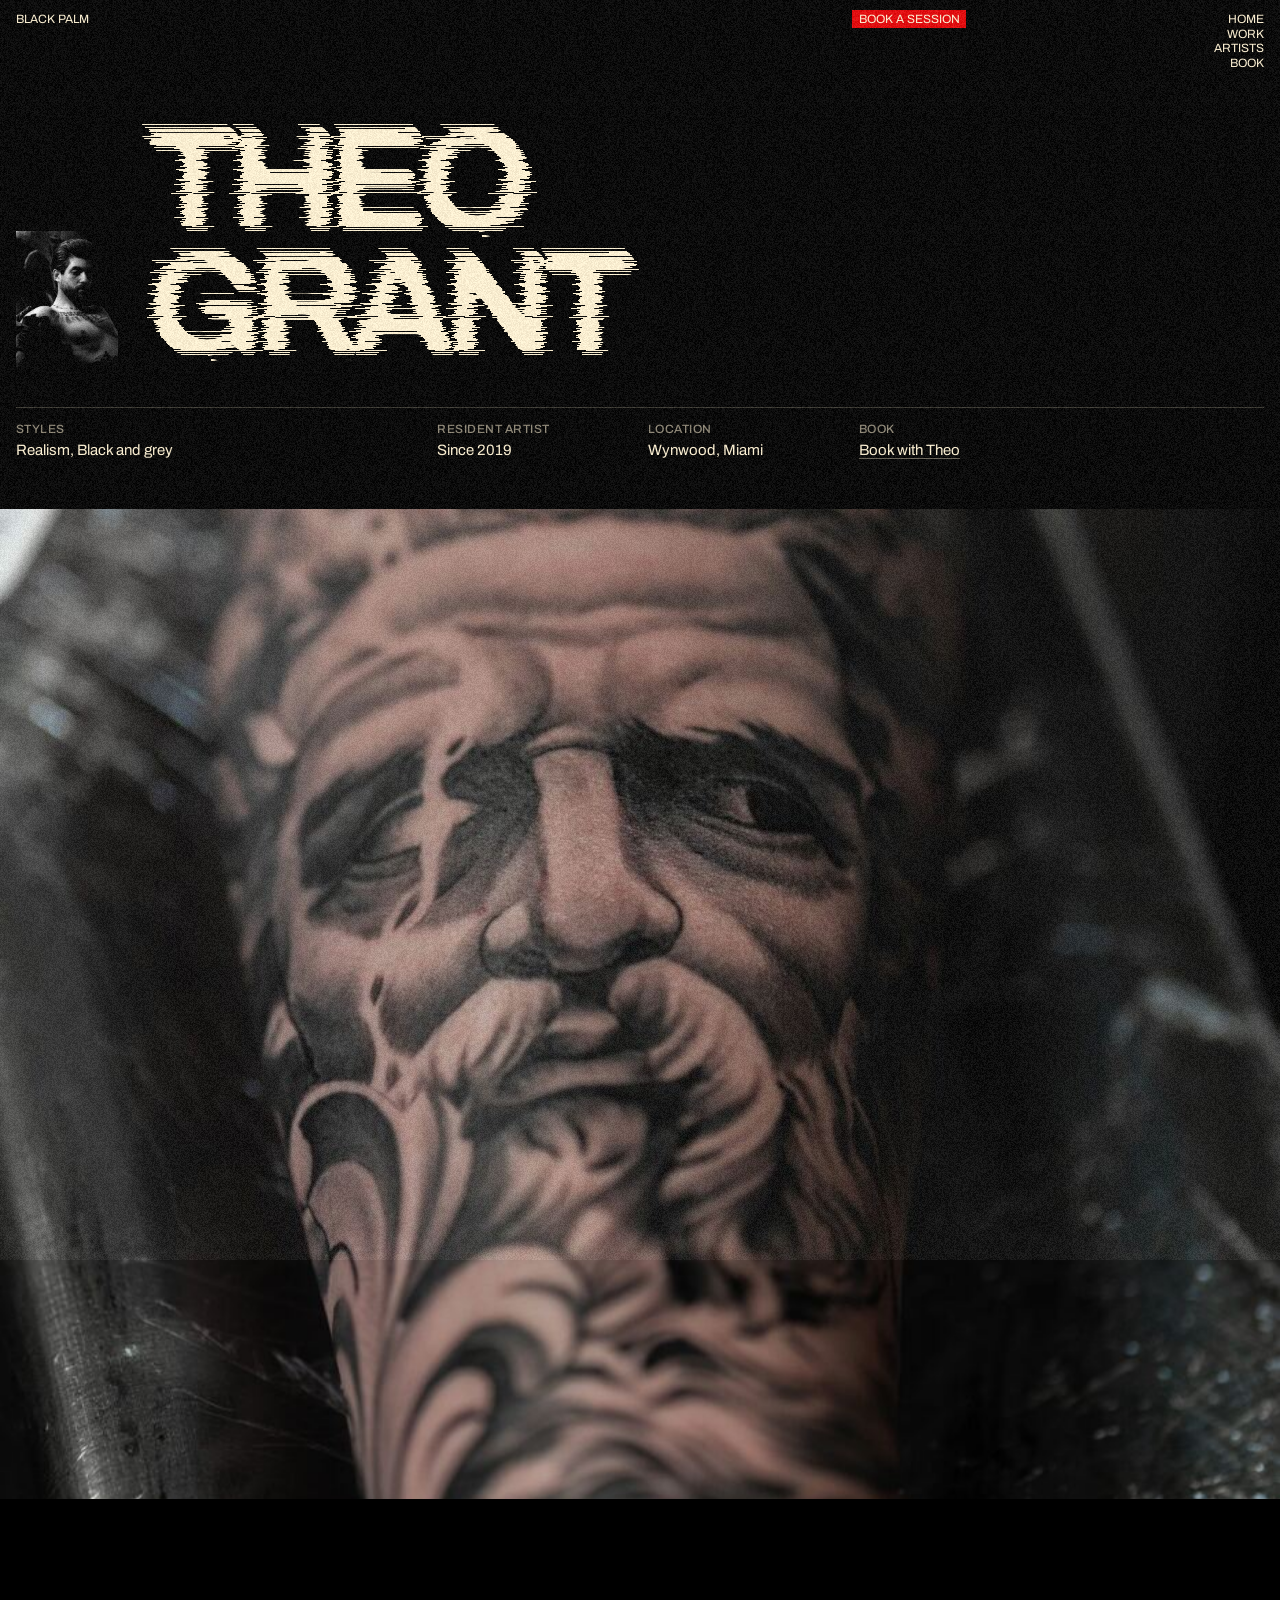
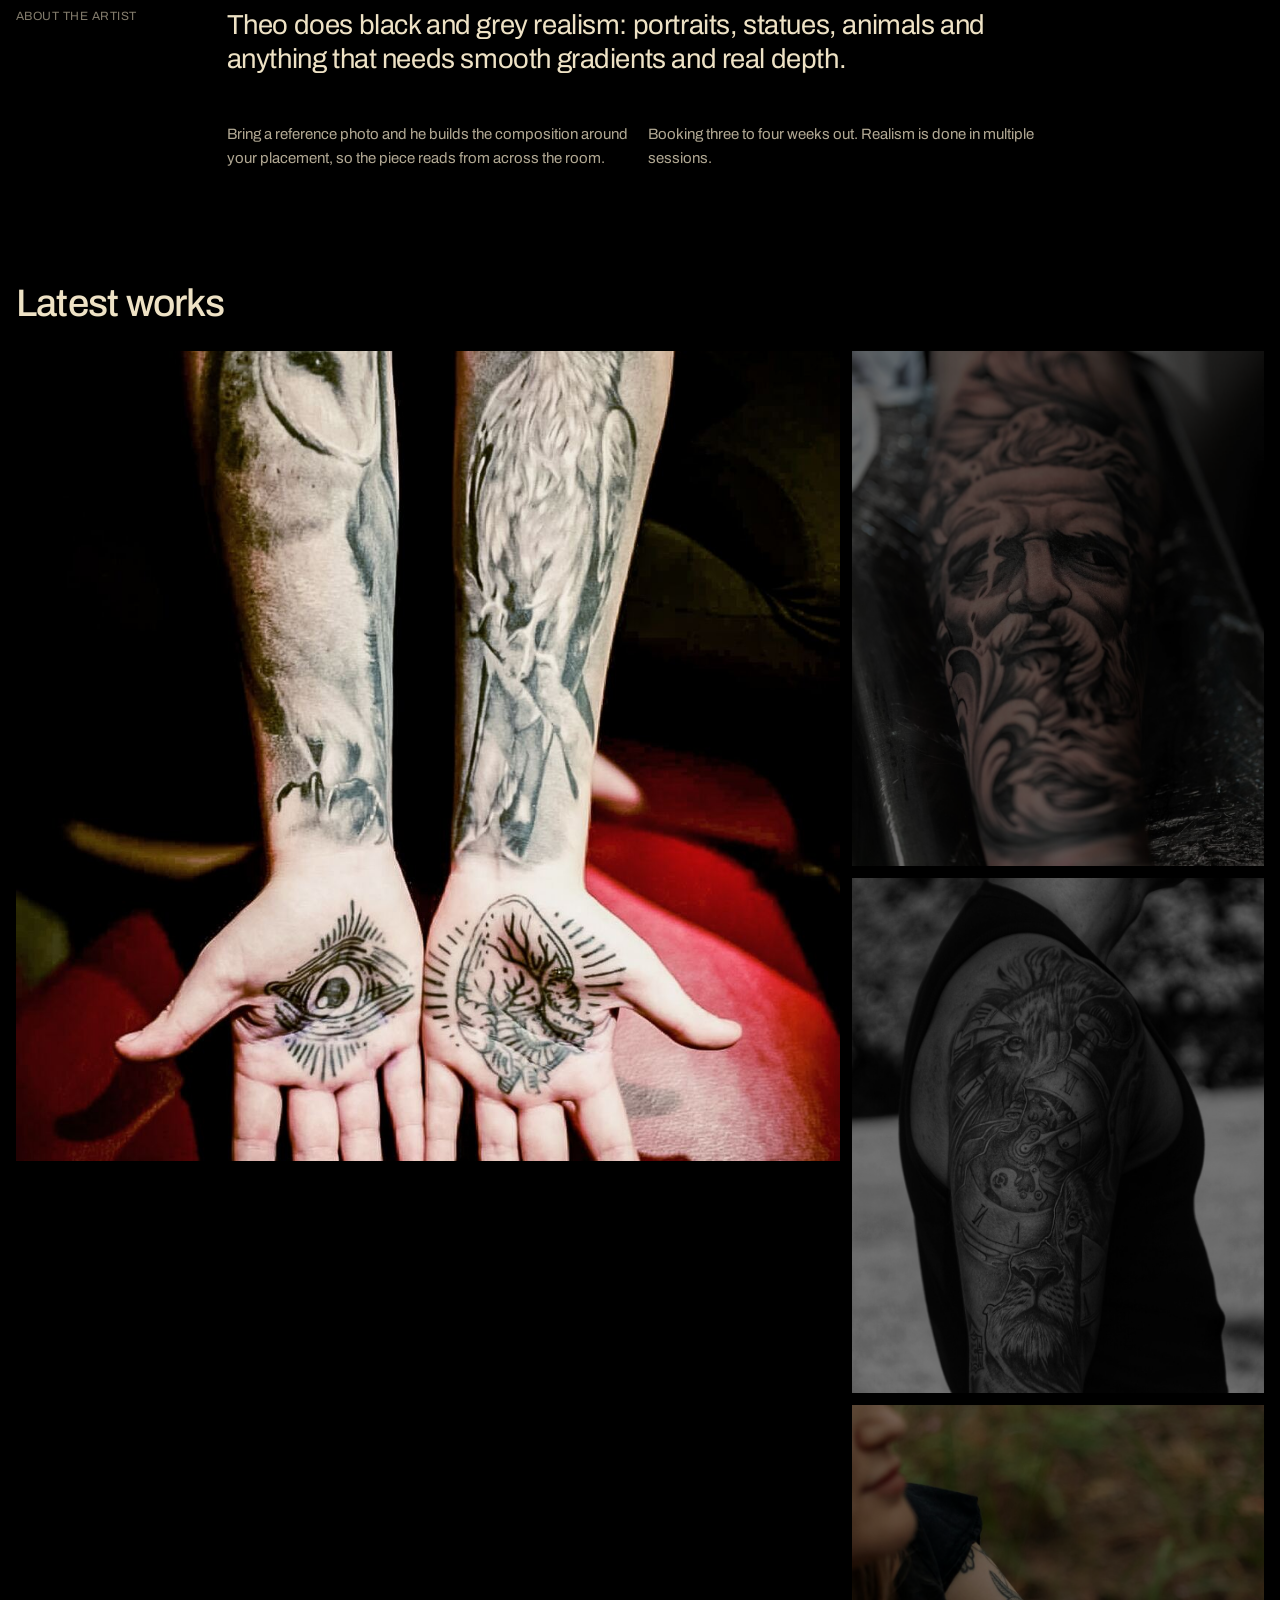
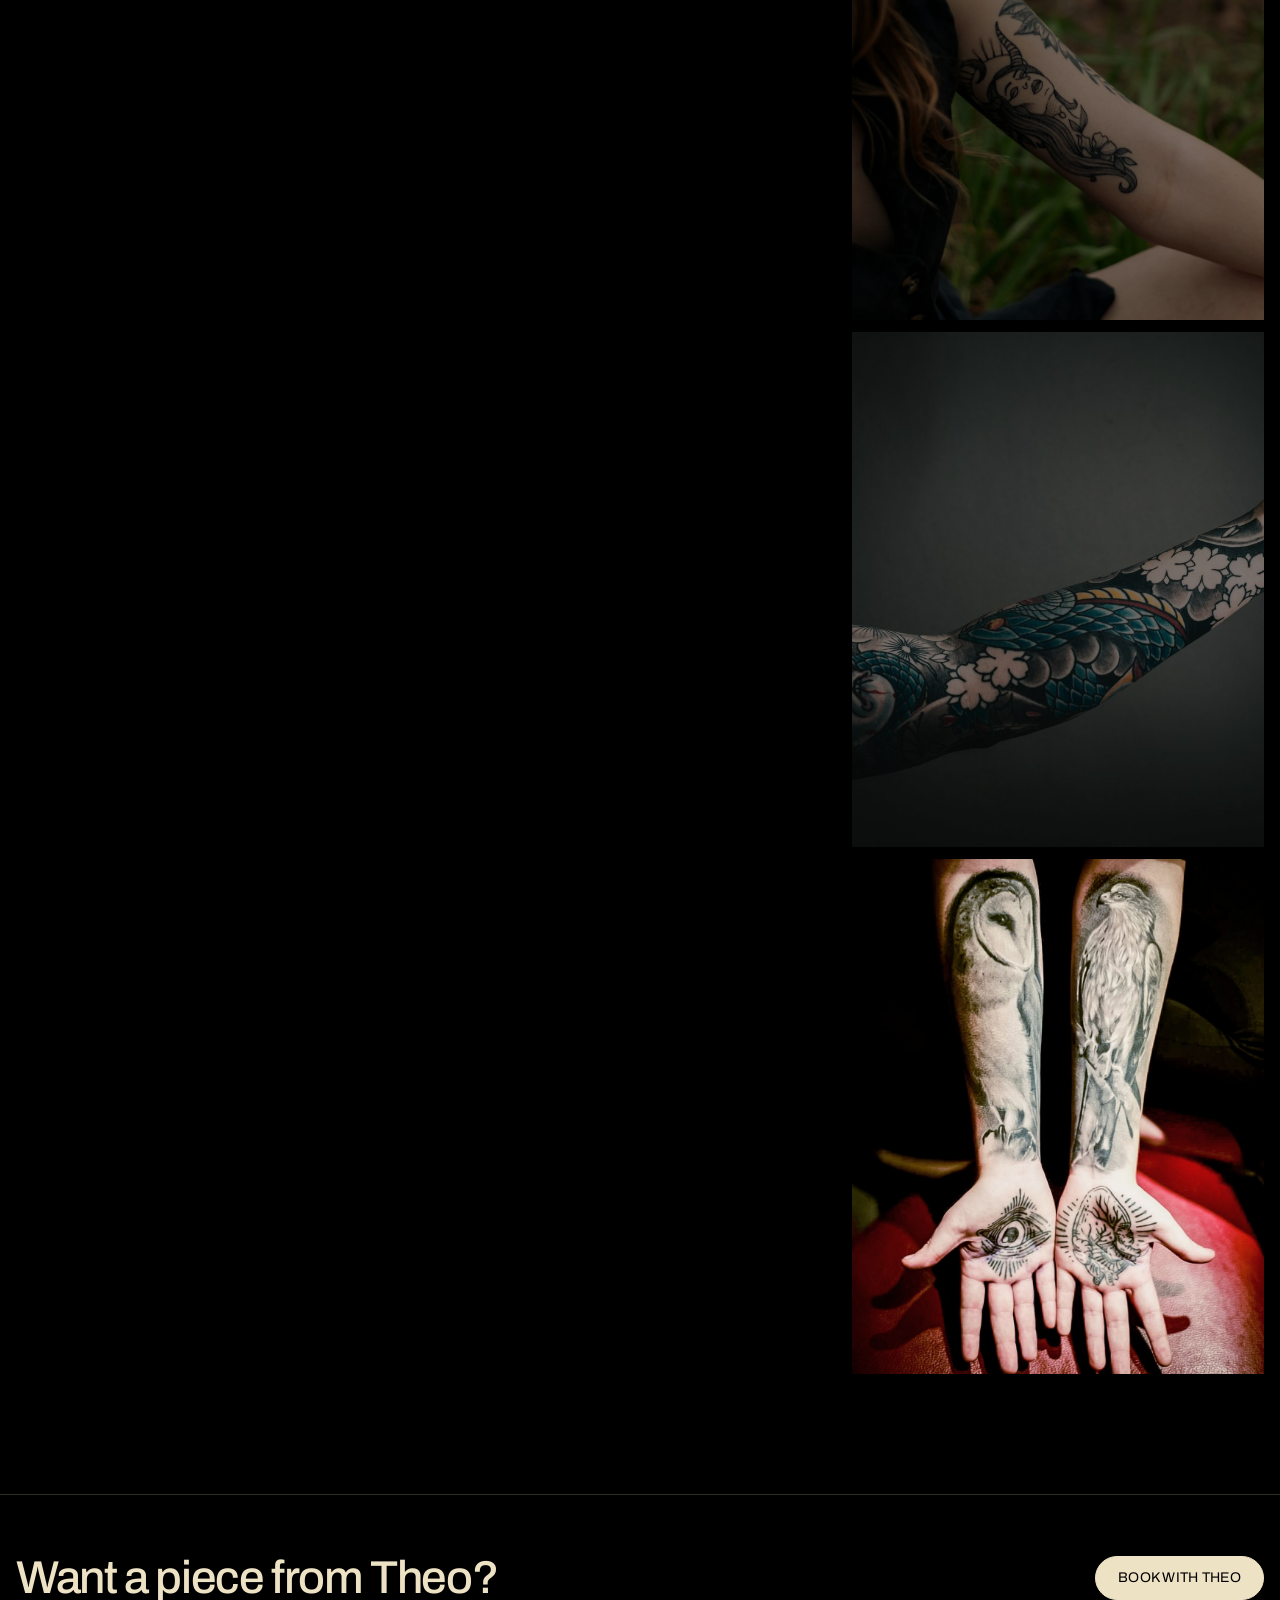
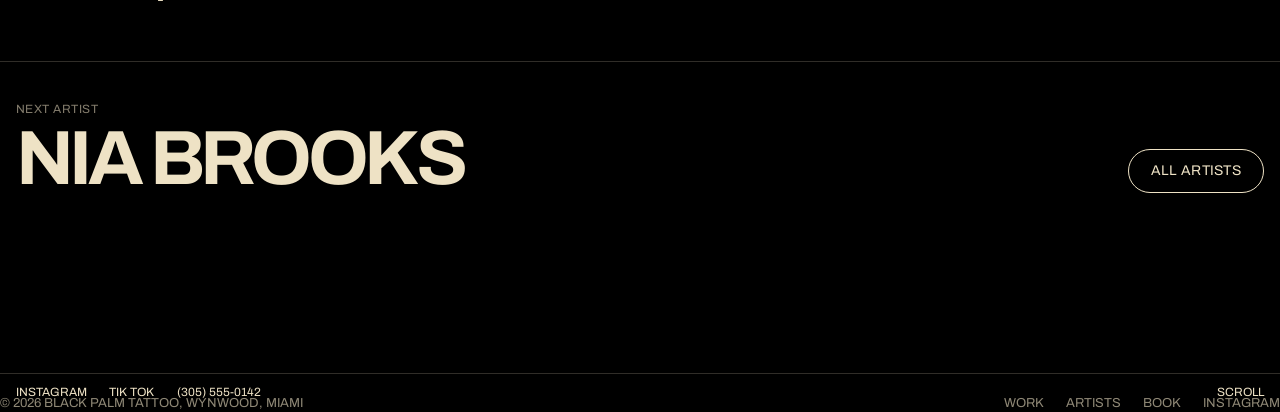
<file: artists/theo-grant/index.html>
<!DOCTYPE html>
<html lang="en" class="intro-done sub">
<head>
<meta charset="utf-8">
<meta name="viewport" content="width=device-width,initial-scale=1,minimum-scale=1,maximum-scale=5">
<meta name="format-detection" content="telephone=no">
<title>Theo Grant, Realism, Black and grey Tattoo Artist | Black Palm Tattoo, Miami</title>
<meta name="description" content="Theo Grant tattoos realism, black and grey at Black Palm Tattoo in Wynwood, Miami. See recent work and book a consult.">
<link rel="canonical" href="https://blackpalm.traviskenlocean1.workers.dev/artists/theo-grant/">
<meta property="og:type" content="website">
<meta property="og:url" content="https://blackpalm.traviskenlocean1.workers.dev/artists/theo-grant/">
<meta property="og:title" content="Theo Grant, Realism, Black and grey Tattoo Artist | Black Palm Tattoo, Miami">
<meta property="og:description" content="Theo Grant tattoos realism, black and grey at Black Palm Tattoo in Wynwood, Miami. See recent work and book a consult.">
<meta property="og:image" content="https://blackpalm.traviskenlocean1.workers.dev/img/work/11619031.jpg">
<meta name="twitter:card" content="summary_large_image">
<meta name="theme-color" content="#000000">
<link rel="icon" href="data:image/svg+xml,%3Csvg xmlns='http://www.w3.org/2000/svg' viewBox='0 0 32 32'%3E%3Crect width='32' height='32' fill='%23d50305'/%3E%3Ctext x='16' y='23' font-family='Arial' font-weight='700' font-size='17' text-anchor='middle' fill='%23eee2c5'%3EBP%3C/text%3E%3C/svg%3E">
<link rel="preconnect" href="https://fonts.googleapis.com">
<link rel="preconnect" href="https://fonts.gstatic.com" crossorigin>
<link href="https://fonts.googleapis.com/css2?family=Archivo:wght@400;500;700&display=swap" rel="stylesheet">
<link rel="stylesheet" href="/assets/site.css">
<script type="application/ld+json">{"@context":"https://schema.org","@type":"Person","name":"Theo Grant","jobTitle":"Tattoo artist","worksFor":{"@type":"TattooParlor","name":"Black Palm Tattoo","url":"https://blackpalm.traviskenlocean1.workers.dev/","image":"https://blackpalm.traviskenlocean1.workers.dev/img/hero.jpg","telephone":"+1-305-555-0142","priceRange":"$$","address":{"@type":"PostalAddress","addressLocality":"Miami","addressRegion":"FL","addressCountry":"US","streetAddress":"Wynwood"},"openingHoursSpecification":[{"@type":"OpeningHoursSpecification","dayOfWeek":["Tuesday","Wednesday","Thursday","Friday","Saturday"],"opens":"12:00","closes":"21:00"}],"areaServed":"Miami-Dade County"}}</script>
</head>
<body>
<div id="loading" class="hide"></div>
<div id="noise"></div>
<svg id="filters" aria-hidden="true"><defs><filter id="motion-blur-header" x="-50%" y="-50%" width="200%" height="200%"><feGaussianBlur in="SourceGraphic" stdDeviation="0 0"/></filter></defs></svg>
<div id="page">
  <nav id="nav" aria-label="Main">
    <a href="/">Black Palm</a>
    <div id="nav-right">
      <a class="book" href="/book/">Book a session</a>
      <div class="items">
        <a href="/">Home</a>
        <a href="/work/">Work</a>
        <a href="/#artists">Artists</a>
        <a href="/book/">Book</a>
      </div>
      <a class="mb book" href="/book/">Book</a>
    </div>
  </nav>
  <div id="footer">
    <div class="left">
      <a href="https://instagram.com/" target="_blank" rel="noopener">Instagram</a>
      <a href="https://www.tiktok.com/" target="_blank" rel="noopener">Tik Tok</a>
      <a href="tel:+13055550142">(305) 555-0142</a>
    </div>
    <span>Scroll</span>
  </div>
  <main>
    <section class="sub-top">
      <div class="a-top">
        <div class="thumb"><img src="/img/a3-c.jpg" alt="Theo Grant" width="900" height="1200"></div>
        <h1 class="big-name" data-lines="Theo|Grant" aria-label="Theo Grant"></h1>
      </div>
      <div class="meta">
        <div class="wide"><b>Styles</b>Realism, Black and grey</div>
        <div><b>Resident artist</b>Since 2019</div>
        <div><b>Location</b>Wynwood, Miami</div>
        <div class="wide"><b>Book</b><a href="/book/" data-artist="Theo Grant" style="border-bottom:1px solid rgba(238,226,197,.4)">Book with Theo</a></div>
      </div>
    </section>
    <div class="a-hero"><img src="/img/work/11619031.jpg" alt="Zeus portrait, realism tattoo by Theo Grant" width="933" height="1400"></div>
    <section class="a-about">
      <span class="lbl">About the artist</span>
      <p class="txt">Theo does black and grey realism: portraits, statues, animals and anything that needs smooth gradients and real depth.</p>
      <p class="txt2">Bring a reference photo and he builds the composition around your placement, so the piece reads from across the room.</p>
      <p class="txt3">Booking three to four weeks out. Realism is done in multiple sessions.</p>
    </section>
    <section class="latest" aria-labelledby="lw-t">
      <h2 id="lw-t">Latest works</h2>
      <div class="mosaic">
        <div class="main"><img src="/img/work/11619031.jpg" alt="Zeus portrait, realism tattoo by Theo Grant" width="933" height="1400" loading="lazy"></div>
        <div class="list"><button type="button" data-src="/img/work/11619031.jpg" class="on" aria-label="Show Zeus portrait"><img src="/img/work/11619031.jpg" alt="Zeus portrait, realism tattoo by Theo Grant" width="933" height="1400" loading="lazy"></button><button type="button" data-src="/img/work/17902000.jpg" aria-label="Show Black and grey shoulder"><img src="/img/work/17902000.jpg" alt="Black and grey shoulder, realism tattoo by Theo Grant" width="933" height="1400" loading="lazy"></button><button type="button" data-src="/img/work/18804974.jpg" aria-label="Show Portrait with horns"><img src="/img/work/18804974.jpg" alt="Portrait with horns, realism tattoo by Theo Grant" width="933" height="1400" loading="lazy"></button><button type="button" data-src="/img/work/2183131.jpg" aria-label="Show Japanese style sleeve"><img src="/img/work/2183131.jpg" alt="Japanese style sleeve, realism tattoo by Theo Grant" width="1400" height="933" loading="lazy"></button><button type="button" data-src="/img/work/39081309.jpg" aria-label="Show Owl and hawk forearms"><img src="/img/work/39081309.jpg" alt="Owl and hawk forearms, realism tattoo by Theo Grant" width="1120" height="1400" loading="lazy"></button></div>
      </div>
    </section>
    <div class="cta-band"><h2>Want a piece from Theo?</h2><a class="btn solid" href="/book/" data-artist="Theo Grant">Book with Theo</a></div>
    <div class="next-artist"><div><small>Next artist</small><a class="n" href="/artists/nia-brooks/">Nia Brooks</a></div><a class="btn" href="/#artists">All artists</a></div>
      <footer class="site-foot">
        <span>© 2026 Black Palm Tattoo, Wynwood, Miami</span>
        <nav aria-label="Footer"><a href="/work/">Work</a><a href="/#artists">Artists</a><a href="/book/">Book</a><a href="https://instagram.com/" target="_blank" rel="noopener">Instagram</a></nav>
      </footer>
  </main>
  <div id="mbar"><a href="tel:+13055550142">Call</a><a href="/book/">Book a session</a></div>
</div>
<script src="/js/gsap.min.js"></script>
<script src="/js/ScrollTrigger.min.js"></script>
<script src="/js/lenis.min.js"></script>
<script src="/assets/site.js"></script>
</body>
</html>
</file>
<file: assets/site.css>
:root{--red:#d50305;--red-2:#b30204;--bone:#eee2c5;--ink:#010101;--margin:20rem;--gap:20rem;--column:calc((var(--rvw,1vw) * 100 - var(--margin) * 2 - var(--gap) * 5) / 6);--ease:cubic-bezier(.6,.14,0,1);--expo:cubic-bezier(.19,1,.22,1)}
*{box-sizing:border-box}
html{font-size:.0625vw;background:#000;color:var(--bone)}
html,body{margin:0;padding:0;font-family:Archivo,"Helvetica Neue",Arial,sans-serif}
html:not(.intro-done){overflow:hidden!important}
html.lenis{height:auto}.lenis.lenis-smooth{scroll-behavior:auto}.lenis.lenis-stopped{overflow:hidden}
body{font-size:15rem;line-height:1.21;font-weight:400}
a{color:inherit;text-decoration:none}
img{display:block}
.h1,.h2,.h3{line-height:1;letter-spacing:-.015em;margin:0;text-transform:uppercase;font-weight:700}
.h1{font-size:115rem}.h3{font-size:25rem;font-weight:400}
.no-transition,.no-transition *{transition:none!important}
.sr{position:absolute;width:1px;height:1px;overflow:hidden;clip:rect(0 0 0 0);white-space:nowrap}
:focus-visible{outline:2px solid var(--bone);outline-offset:3px}

/* ---------- loading + preloader (inherited.band) ---------- */
#loading{width:100vw;height:100vh;position:fixed;top:0;left:0;z-index:99999;background:#000;transition:opacity .5s var(--ease)}
#loading.hide{opacity:0;pointer-events:none}
#preloader{width:100%;height:100dvh;background:#000;position:fixed;bottom:0;left:0;z-index:0;transition:transform .6s cubic-bezier(.6,.14,1,.3)}
#preloader video{width:100%;height:100%;object-fit:cover;display:block}
html.intro-done #preloader{transform:scale(.6)}
#page{position:relative;z-index:1;will-change:transform,clip-path;clip-path:inset(0 0 0 0);transition:clip-path 1.2s var(--ease) .1s}
#page.no-clip{clip-path:none;transition:none;will-change:auto}
html:not(.intro-done) #page{clip-path:inset(100vh 0 0 0)}
html:not(.intro-done) .header .header-image{transform:scale(1.2) translateY(20%)}
#noise{width:100vw;height:100lvh;position:fixed;top:0;left:0;z-index:999999;pointer-events:none;overflow:hidden;mix-blend-mode:plus-lighter}
#noise:after{content:"";width:180%;height:180%;position:fixed;left:-40%;top:-40%;background:url(/img/noise.png);animation:noise 1s steps(4) infinite}
@keyframes noise{0%{transform:translate(0)}10%{transform:translate(-7%,-7%)}20%{transform:translate(-9%,7%)}30%{transform:translate(7%,-9%)}40%{transform:translate(-7%,12%)}50%{transform:translate(-9%,7%)}60%{transform:translate(12%)}70%{transform:translateY(9%)}80%{transform:translate(-17%)}90%{transform:translate(9%,7%)}to{transform:translate(7%)}}
#filters{visibility:hidden;position:absolute;top:0;left:0;pointer-events:none}

/* ---------- nav ---------- */
#nav{width:100%;position:fixed;top:0;left:0;z-index:99;padding:15rem var(--margin);display:flex;justify-content:space-between;align-items:flex-start;pointer-events:none;text-transform:uppercase;transition:color .4s}
#nav a{position:relative;pointer-events:all}
#nav a:after,#footer a:after{content:"";width:100%;height:1px;position:absolute;bottom:1px;left:0;background:currentColor;transform:scaleX(0);transform-origin:0% 100%;transition:transform 1s cubic-bezier(.35,.42,0,1)}
#nav a:hover:after,#footer a:hover:after{transform:scaleX(1)}
#nav-right{width:calc(var(--column) * 2 + var(--gap));display:flex;justify-content:space-between;align-items:flex-start}
#nav .items{display:flex;flex-direction:column;align-items:flex-end}
#nav .book{color:var(--bone);background:var(--red);padding:3rem 8rem 2rem;margin:-3rem -8rem 0}
#nav .book:after{display:none}
#footer{position:fixed;bottom:0;left:0;width:100%;z-index:99;padding:15rem var(--margin);display:flex;justify-content:space-between;align-items:flex-end;text-transform:uppercase;pointer-events:none;transition:color .4s}
#footer .left{display:flex;gap:28rem}
#footer a{position:relative;pointer-events:all}
html.on-light #nav,html.on-light #footer{color:#141414}
#mbar{display:none}

/* ---------- hero (inherited.band header) ---------- */
.header{width:100%;height:100vh;padding:var(--margin);overflow:hidden;position:relative;background:var(--red)}
.header .header-image{width:100%;height:102%;object-fit:cover;position:absolute;left:0;top:0;z-index:0;transition:transform 1.2s var(--ease) .1s;filter:url(#motion-blur-header) brightness(.99) contrast(1.01);will-change:transform,filter}
.header .header-image.m{display:none}
.header-title{width:100%;max-width:1400rem;position:absolute;top:50%;left:50%;transform:translate(-50%,-50%);z-index:1;display:flex;justify-content:space-between;letter-spacing:-.1em}
.header-title .group .letter,.header-title .group .letter .letter-container{display:inline-block}
.header-title .group:nth-child(1) .letter:nth-child(2){position:relative;top:.05em}
.header-title .group:nth-child(2) .letter:nth-child(2){position:relative;top:-.02em}
.header-title .group:nth-child(3) .letter:nth-child(2){position:relative;top:-.05em}
.header-title .group:last-child .letter{position:relative;left:-.12em}
.header-title .group:last-child .letter:nth-child(2){left:-.1em;top:-.05em}
.header-subtitle{width:var(--column);position:absolute;bottom:20%;right:calc(var(--column) * 1 + var(--gap) + var(--margin));display:flex;flex-direction:column;align-items:flex-start;text-transform:uppercase;z-index:1}
.header-subtitle span:nth-child(1){margin-left:auto}
.header-subtitle span:last-child{margin-left:auto;margin-right:auto}
.header-mobile{display:none}
.letter{will-change:transform}

/* ---------- featured artist (inherited.band #eder) ---------- */
section .title{display:inline-flex;flex-direction:column;align-items:flex-start;letter-spacing:-.1em;line-height:.85}
section .title .line{transition:transform 3s var(--ease) 0s}
section .title .line .letter{display:inline-block;transition:transform 2s var(--expo),opacity 0s}
section .title .line .letter .letter-container{display:inline-block}
section .title .line:nth-child(2){transition-delay:.1s}
section .title:not(.show) .line .letter{opacity:0}
section .description .row{display:flex;justify-content:space-between}
section .description .row span{position:relative;transition:transform 2s var(--expo),opacity 0s}
section .description .row:nth-child(1) span{transition-delay:1s}
section .description .row:nth-child(1) span:nth-child(2){transition-delay:1.2s}
section .description .row:nth-child(2) span{transition-delay:1.1s}
section .description .row:nth-child(3) span{transition-delay:1.25s}
section .description .row:not(.show) span{opacity:0;transform:translate(40rem)}
section .description .row:not(.show):nth-child(2n) span{transform:translate(-40rem)}
#featured{width:100%;height:120vh;position:relative;padding-top:calc(100vh - var(--right-height));background:#000}
#featured .bg{width:100%;height:100vh;position:absolute;top:-150px;left:0;overflow:hidden}
#featured .bg picture{display:block;width:100%;height:100%;transition:width 2.5s var(--ease) .5s}
#featured .bg img{width:100%;height:100%;object-fit:cover}
#featured .title{position:absolute;top:50vh;left:70rem;z-index:2}
#featured .title .line:nth-child(1) .letter:nth-child(1),#featured .title .line:nth-child(1) .letter:nth-child(2){transition-delay:.5s}
#featured .title .line:nth-child(1) .letter:nth-child(3){transition-delay:.8s}
#featured .title .line:nth-child(1) .letter:nth-child(4){transition-delay:.85s}
#featured .title .line:nth-child(1) .letter:nth-child(5){transition-delay:.9s}
#featured .title .line:nth-child(2){margin-left:90rem}
#featured .title .line:nth-child(2) .letter:nth-child(1){transition-delay:1.1s}
#featured .title .line:nth-child(2) .letter:nth-child(2){transition-delay:1.05s}
#featured .title .line:nth-child(2) .letter:nth-child(3){transition-delay:.85s}
#featured .title .line:nth-child(2) .letter:nth-child(4){transition-delay:.95s}
#featured .title .line:nth-child(2) .letter:nth-child(5){transition-delay:1s}
#featured .title:not(.show) .line:nth-child(1){transform:translate(100rem)}
#featured .title:not(.show) .line:nth-child(1) .letter:nth-child(1),#featured .title:not(.show) .line:nth-child(1) .letter:nth-child(2),#featured .title:not(.show) .line:nth-child(1) .letter:nth-child(4){transform:translate(20rem)}
#featured .title:not(.show) .line:nth-child(1) .letter:nth-child(3){transform:translateY(-20rem)}
#featured .title:not(.show) .line:nth-child(2){transform:translate(20rem)}
#featured .title:not(.show) .line:nth-child(2) .letter:nth-child(3),#featured .title:not(.show) .line:nth-child(2) .letter:nth-child(4),#featured .title:not(.show) .line:nth-child(2) .letter:nth-child(5){transform:translate(30rem)}
#featured .title:not(.show) .line:nth-child(2) .letter:nth-child(2){transform:translateY(-20rem)}
#featured .title:not(.show) .line:nth-child(2) .letter:nth-child(1){transform:translateY(25rem)}
#featured .right{width:calc(var(--column) * 2 + var(--gap));position:sticky;top:calc(100vh - var(--right-height));margin-left:auto;margin-right:var(--margin);display:flex;flex-direction:column;transition:transform 2.5s var(--ease) .5s;z-index:1}
#featured .right .description{margin-bottom:60rem}
#featured .right .description .row:nth-child(1) span:nth-child(1){left:90rem}
#featured .right .description .row:nth-child(1) span:nth-child(2){left:-80rem}
#featured .right .description .row:nth-child(3) span{left:70rem}
#featured .card{width:min(100%,calc((100vh - 230rem) * 480 / 560));margin-left:auto;aspect-ratio:480/560;overflow:hidden;position:relative}
#featured .card img{width:100%;height:100%;object-fit:cover;transition:transform 1.4s var(--expo)}
#featured .card:hover img{transform:scale(1.05)}
#featured .card .bk{position:absolute;left:14rem;bottom:14rem;background:#000;color:var(--bone);text-transform:uppercase;font-size:14rem;padding:9rem 12rem 7rem;transition:background .3s}
#featured .card .bk:hover{background:var(--bone);color:#000}
#featured.show .bg picture{width:50%}
#featured:not(.show) .right{transform:translate(-50%)}
.location{display:none}

/* ---------- why (bright-avenue.jp p-top-feature) ---------- */
.why{position:relative;z-index:10;color:var(--bone)}
.why-inner{display:flex;position:relative}
.why-inner:before{content:"";position:absolute;inset:0;background:#121110;transform:scaleX(0);transform-origin:left center;transition:transform 1.4s cubic-bezier(.83,0,.17,1)}
.why-lead{width:calc(var(--five) * 2 + 80px);padding:50px 40px 180px;position:relative}
.why-lead:before{content:"";position:absolute;inset:0;background:#1d1b18;transform:scaleX(0);transform-origin:left center;transition:transform 1.4s cubic-bezier(.83,0,.17,1) .12s}
.why.on .why-inner:before,.why.on .why-lead:before{transform:scaleX(1)}
.why{--five:calc((100vw - 80px - 160px) / 5)}
.why-lead-inner{height:calc(100vh - 50px - 55px);position:sticky;top:60px;display:flex;flex-direction:column;justify-content:space-between}
.why-head{padding-top:60px;border-top:1px solid rgba(238,226,197,.25);display:flex}
.why-ttl{width:var(--five);font-size:13px;letter-spacing:.02em;text-transform:uppercase;margin:0;font-weight:500}
.why-anchors{list-style:none;margin:0;padding:0}
.why-anchors li{font-size:14px;color:rgba(238,226,197,.55);transition:color .3s cubic-bezier(.55,.05,.22,.99)}
.why-anchors li:not(:last-child){margin-bottom:10px}
.why-anchors li.cur{color:var(--bone)}
.why-anchors a{display:inline-flex;gap:10px}
.why-catch{font-size:clamp(30px,2.9vw,46px);line-height:1.12;font-weight:500;letter-spacing:-.02em;margin:0 0 26px;max-width:16ch}
.btn{display:inline-flex;align-items:center;gap:12px;border:1px solid currentColor;border-radius:999px;padding:13px 22px 12px;font-size:14px;text-transform:uppercase;letter-spacing:.02em;transition:background .35s,color .35s;cursor:pointer;background:none;font-family:inherit;color:inherit}
.btn:hover{background:var(--bone);color:#000;border-color:var(--bone)}
.btn.solid{background:var(--bone);color:#000;border-color:var(--bone)}
.btn.solid:hover{background:var(--red);color:var(--bone);border-color:var(--red)}
.why-main{position:relative;z-index:1;flex:1;padding:75px 40px 180px}
.why-main-inner{max-width:552px;margin-inline:auto}
.why-item{scroll-margin-top:20vh}
.why-item:not(:last-child){margin-bottom:90px}
.why-img{aspect-ratio:8/5;overflow:hidden;border-radius:5px;margin-bottom:16px;clip-path:inset(100% 0 0 0 round 5px);transition:clip-path 1.3s cubic-bezier(.83,0,.17,1)}
.why-img img{width:100%;height:120%;object-fit:cover;transform:scale(1.25);transition:transform 1.8s var(--expo)}
.why-item.in .why-img{clip-path:inset(0 0 0 0 round 5px)}
.why-item.in .why-img img{transform:scale(1)}
.why-item h3{font-size:22px;line-height:1.3;font-weight:500;margin:0 0 8px;letter-spacing:-.01em}
.why-item p{font-size:15px;line-height:1.6;color:rgba(238,226,197,.78);margin:0;max-width:46ch}
.why-num{font-size:12px;opacity:.6;margin-bottom:6px;display:block}

/* ---------- meet the artists (monolith.nyc) ---------- */
.meet{position:relative;z-index:12;height:260vh;background:#010101}
.meet-stick{position:sticky;top:0;height:100vh;overflow:hidden;background:#d6d2c8;display:flex;align-items:flex-end;padding:0 0 4vh 1.2vw}
.meet h2{font-size:15vw;line-height:.78;font-weight:700;text-transform:uppercase;letter-spacing:-.04em;color:#010101;margin:0}
.meet h2 .ln{display:block;overflow:hidden;padding:.12em 0 .02em;margin-top:-.14em}
.meet h2 .ln span{display:block}
.artists{position:relative;z-index:12;background:#010101;padding:40px var(--margin) 160px;color:#f2f2f2}
.artists-head{display:flex;justify-content:space-between;align-items:flex-end;margin-bottom:26px}
.artists-head h3{font-size:clamp(28px,2.4vw,40px);font-weight:500;margin:0;letter-spacing:-.02em}
.artists-head p{margin:0;font-size:14px;max-width:34ch;text-align:right;color:#a9a9a9}
.grid{display:grid;grid-template-columns:repeat(4,1fr);gap:10px}
.a-card{position:relative;opacity:0;transform:translateY(60px);transition:opacity 1s var(--expo),transform 1.4s var(--expo)}
.a-card.in{opacity:1;transform:none}
.a-card .ph{aspect-ratio:3/4;overflow:hidden;position:relative;background:#111}
.a-card .ph img{width:100%;height:100%;object-fit:cover;filter:grayscale(1) contrast(1.05);transition:transform 1.2s var(--expo),filter .6s}
.a-card:hover .ph img{transform:scale(1.06);filter:grayscale(0) contrast(1.05)}
.chip{position:absolute;top:10px;left:10px;background:#f2f2f2;color:#010101;font-size:11px;padding:5px 8px 4px;text-transform:uppercase;letter-spacing:.03em}
.a-card h4{font-size:19px;font-weight:500;margin:14px 0 4px}
.a-card .st{font-size:13px;color:#9d9d9d;margin:0 0 14px}
.a-card .btn{font-size:12px;padding:10px 16px 9px}

/* ---------- before you book (bright-avenue.jp p-top-news) + photo underneath (l-footer__recruit) ---------- */
.before{position:relative;z-index:13;background:var(--bone);color:#141414;padding:150px 40px 190px}
.before-inner{display:flex;gap:40px}
.before-head,.before-main{border-top:1px solid rgba(20,20,20,.25)}
.before-head{padding-top:62px;width:calc(var(--five) * 2 + 40px)}
.before{--five:calc((100vw - 80px - 160px) / 5)}
.before-head h2{font-size:clamp(34px,3.3vw,52px);line-height:1.05;font-weight:500;letter-spacing:-.025em;margin:0 0 14px}
.before-head p{font-size:15px;line-height:1.6;margin:0 0 26px;max-width:36ch;color:#4b4741}
.before-main{flex:1;padding-top:80px}
.before-main dl{margin:0}
.before-main .r{display:flex;align-items:baseline;padding:0 0 27px}
.before-main dt{width:150px;flex:none;font-size:12px;text-transform:uppercase;letter-spacing:.04em;opacity:.55}
.before-main dd{margin:0;font-size:17px;line-height:1.55}
.reveal{position:relative;overflow:clip;clip-path:inset(0);color:#fff;min-height:100vh;display:flex;align-items:flex-end;padding:150px 40px 120px}
.reveal-visual{position:fixed;inset:0;z-index:0;background:#000}
.reveal-visual img{width:100%;height:100%;object-fit:cover;opacity:.78}
.reveal-visual:after{content:"";position:absolute;inset:0;background:linear-gradient(to top,rgba(0,0,0,.75),rgba(0,0,0,.05) 60%)}
.reveal-inner{position:relative;z-index:1;width:100%;border-top:1px solid rgba(255,255,255,.3);padding-top:60px}
.reveal-inner small{display:block;font-size:13px;margin-bottom:10px;text-transform:uppercase;letter-spacing:.03em}
.reveal-inner h2{font-size:clamp(38px,4.4vw,72px);line-height:1.02;font-weight:500;letter-spacing:-.03em;margin:0 0 18px;max-width:18ch}
.reveal-inner p{max-width:44ch;font-size:16px;line-height:1.6;margin:0 0 28px;color:rgba(255,255,255,.82)}
.reveal-inner .acts{display:flex;gap:12px;flex-wrap:wrap}

/* ---------- book ---------- */
#book{position:relative;z-index:14;background:#000;padding:140px var(--margin) 60px}
.book-top{display:grid;grid-template-columns:repeat(6,1fr);gap:var(--gap)}
.book-title{grid-column:1 / 4;font-size:clamp(46px,6.6vw,110px);line-height:.88;letter-spacing:-.06em;text-transform:uppercase;font-weight:700;margin:0}
.book-title .letter,.book-title .letter .letter-container{display:inline-block}
.book-info{grid-column:5 / 7;display:grid;gap:22px;font-size:15px;line-height:1.5;align-content:start;padding-top:8px}
.book-info b{display:block;font-size:12px;text-transform:uppercase;letter-spacing:.04em;font-weight:500;color:rgba(238,226,197,.55);margin-bottom:4px}
.book-info a{border-bottom:1px solid rgba(238,226,197,.35)}
form{grid-column:1 / 5;margin-top:70px;display:grid;grid-template-columns:1fr 1fr;gap:26px 30px}
form .full{grid-column:1 / -1}
label{display:block;font-size:12px;text-transform:uppercase;letter-spacing:.04em;color:rgba(238,226,197,.6);margin-bottom:8px}
input,select,textarea{width:100%;background:none;border:0;border-bottom:1px solid rgba(238,226,197,.35);color:var(--bone);font:400 18px/1.4 Archivo,sans-serif;padding:8px 0 10px;border-radius:0;outline:none;transition:border-color .3s}
select option{background:#000}
textarea{resize:vertical;min-height:96px}
input:focus,select:focus,textarea:focus{border-color:var(--red)}
.hp{position:absolute;left:-9999px;opacity:0;height:0;width:0}
.form-msg{grid-column:1 / -1;font-size:15px;min-height:1.4em;margin:0}
.form-msg.ok{color:#9be29b}.form-msg.err{color:#ff8a7a}
.site-foot{margin-top:120px;padding-top:22px;border-top:1px solid rgba(238,226,197,.2);display:flex;justify-content:space-between;gap:20px;flex-wrap:wrap;font-size:13px;color:rgba(238,226,197,.6);text-transform:uppercase}
.site-foot nav{display:flex;gap:22px}

@media (prefers-reduced-motion:reduce){*{transition-duration:.01ms!important;animation:none!important}}

/* ---------- phones / tablets ---------- */
@media (max-width:1024px){
  html{font-size:1px}
  :root{--margin:16px;--gap:10px}
  body{font-size:13px}
  .h1{font-size:56px}.h3{font-size:16px}
  #nav{padding:16px var(--margin)}
  #nav .items,#nav-right>.book{display:none}
  #nav-right{width:auto}
  #nav .mb{display:inline-block}
  #footer{display:none}
  #mbar{display:grid;grid-template-columns:1fr 1fr;position:fixed;left:0;right:0;bottom:0;z-index:100;transform:translateY(110%);transition:transform .5s var(--expo)}
  html.past-hero #mbar{transform:none}
  #mbar a{padding:16px 10px calc(16px + env(safe-area-inset-bottom));text-align:center;text-transform:uppercase;font-size:14px;letter-spacing:.03em;font-weight:500}
  #mbar a:first-child{background:#000;color:var(--bone);border-top:1px solid rgba(238,226,197,.25)}
  #mbar a:last-child{background:var(--red);color:var(--bone)}
  .header{height:100svh}
  .header .header-image.d{display:none}.header .header-image.m{display:block}
  .header-title{justify-content:center;font-size:clamp(44px,13.4vw,84px)}
  .header-title .group:not(:last-child){margin-right:.07em}
  .header-title .group:last-child .letter,.header-title .group:last-child .letter:nth-child(2){left:0}
  .header-subtitle{display:none}
  .header-mobile{display:flex;flex-direction:column;align-items:center;gap:14px;text-align:center;text-transform:uppercase;font-size:14px;line-height:1.2;position:absolute;bottom:34px;left:50%;transform:translate(-50%);z-index:2;width:calc(100% - 32px)}
  .header-mobile .btn{background:var(--bone);color:#000;border-color:var(--bone);font-size:13px}
  #featured{height:auto;padding:0 0 70px}
  #featured .bg{position:relative;top:0;height:78svh}
  #featured .bg picture,#featured.show .bg picture{width:100%}
  #featured .title{position:absolute;left:var(--margin);top:calc(78svh - 1.85em);font-size:15vw}
  #featured .title .line:nth-child(2){margin-left:.6em}
  #featured .right{position:relative;top:0;width:auto;margin:28px var(--margin) 0;transform:none!important}
  #featured .right .description .row span{left:0!important}
  #featured .right .description{margin-bottom:24px}
  #featured .card{aspect-ratio:4/5}
  .why-inner{display:block}
  .why-lead{width:100%;padding:70px var(--margin) 40px}
  .why-lead-inner{height:auto;position:relative;z-index:1}
  .why-head{display:block;border:0;padding-top:0}
  .why-ttl{margin-bottom:22px;width:auto}
  .why-anchors{display:none}
  .why-main{padding:30px var(--margin) 90px}
  .why-item:not(:last-child){margin-bottom:60px}
  .meet{height:200vh}
  .meet h2{font-size:24.5vw}
  .artists{padding:30px var(--margin) 100px}
  .artists-head{display:block}
  .artists-head p{text-align:left;margin-top:10px}
  .grid{grid-template-columns:1fr 1fr;gap:16px 8px}
  .a-card h4{font-size:16px}
  .a-card .btn{padding:9px 12px 8px;font-size:11px}
  .before{padding:70px var(--margin) 90px}
  .before-inner{display:block}
  .before-head{width:auto;padding-top:30px;margin-bottom:30px}
  .before-main{padding-top:24px}
  .before-main .r{display:block;padding-bottom:20px}
  .before-main dt{width:auto;margin-bottom:4px}
  .reveal{padding:120px var(--margin) 90px;min-height:100svh}
  #book{padding:90px var(--margin) 110px}
  .book-top{display:block}
  .book-info{margin-top:36px}
  form{grid-template-columns:1fr;margin-top:50px}
  .site-foot{margin-top:70px;display:grid}
}
@media (min-width:1025px){#nav .mb{display:none}}

/* ===================== multi-page additions ===================== */
/* page transitions: big scale + fade, same on every page */
#page{transform-origin:50% 40vh}
html.is-leaving #page{transition:transform .6s cubic-bezier(.6,.14,1,.3),opacity .6s cubic-bezier(.6,.14,1,.3)!important;transform:scale(.9);opacity:0}
html.sub #page{animation:pageIn 1.1s var(--ease) both}
@keyframes pageIn{from{transform:scale(1.08);opacity:0}to{transform:none;opacity:1}}
#nav a.cur:after{transform:scaleX(1)}

/* home: selected work strip (pinned horizontal scroll) */
.sel{position:relative;z-index:9;background:#000;color:var(--bone)}
.sel-pin{height:100vh;overflow:hidden;display:flex;flex-direction:column;justify-content:center}
.sel-head{display:flex;justify-content:space-between;align-items:flex-end;padding:0 var(--margin) 26px}
.sel-head h2{font-size:clamp(40px,5.4vw,92px);line-height:.9;letter-spacing:-.05em;text-transform:uppercase;font-weight:700;margin:0}
.sel-head p{margin:0;font-size:15px;max-width:30ch;text-align:right;color:rgba(238,226,197,.7)}
.sel-track{display:flex;gap:14px;padding:0 var(--margin);will-change:transform}
.sel-item{flex:none;width:clamp(240px,23vw,380px);margin:0}
.sel-item:nth-child(3n+2){margin-top:60px}
.sel-item .ph{aspect-ratio:4/5;overflow:hidden;background:#111}
.sel-item img{width:100%;height:100%;object-fit:cover;transition:transform 1.2s var(--expo)}
.sel-item:hover img{transform:scale(1.06)}
.sel-item figcaption{display:flex;justify-content:space-between;font-size:13px;text-transform:uppercase;letter-spacing:.02em;margin-top:10px;color:rgba(238,226,197,.75)}
.sel-end{flex:none;width:clamp(240px,23vw,380px);aspect-ratio:4/5;display:flex;align-items:center;justify-content:center;border:1px solid rgba(238,226,197,.3);font-size:clamp(22px,2vw,32px);text-transform:uppercase;letter-spacing:-.02em;transition:background .4s,color .4s}
.sel-end:hover{background:var(--bone);color:#000}

/* home: closing contact band */
.close{position:relative;z-index:14;background:#000;padding:120px var(--margin) 60px}
.close-grid{display:grid;grid-template-columns:repeat(6,1fr);gap:var(--gap);align-items:end}
.close h2{grid-column:1 / 4;font-size:clamp(46px,6.6vw,110px);line-height:.88;letter-spacing:-.06em;text-transform:uppercase;font-weight:700;margin:0}
.close h2 .letter,.close h2 .letter .letter-container{display:inline-block}
.close .book-info{grid-column:5 / 7}

/* sub-page shared header */
.sub-top{padding:120px var(--margin) 40px;position:relative}
.eyebrow{font-size:13px;text-transform:uppercase;letter-spacing:.03em;color:rgba(238,226,197,.6);margin-bottom:18px;display:block}
.big-name{font-size:clamp(64px,11.5vw,190px);line-height:.84;letter-spacing:-.08em;text-transform:uppercase;font-weight:700;margin:0}
.big-name .ln{display:block}
.big-name .letter,.big-name .letter .letter-container{display:inline-block}
.meta{display:grid;grid-template-columns:repeat(6,1fr);gap:var(--gap);margin-top:40px;padding-top:14px;border-top:1px solid rgba(238,226,197,.22);font-size:15px}
.meta b{display:block;font-size:12px;text-transform:uppercase;letter-spacing:.04em;font-weight:500;color:rgba(238,226,197,.55);margin-bottom:4px}
.meta .wide{grid-column:span 2}

/* work page: zoom-out gallery (Awwwards "zoom out gallery scroll" element) */
.zoom{position:relative;height:300vh}
.zoom-stage{position:sticky;top:0;height:100vh;overflow:hidden;display:flex;align-items:center;justify-content:center}
.zoom-grid{display:grid;grid-template-columns:repeat(3,26vw);grid-template-rows:repeat(3,30vh);gap:1.6vw;will-change:transform}
.zoom-grid .z{overflow:hidden;background:#111}
.zoom-grid img{width:100%;height:100%;object-fit:cover}
.zoom-title{position:absolute;left:var(--margin);bottom:6vh;z-index:3;pointer-events:none;color:var(--bone);font-size:clamp(64px,13vw,220px);line-height:.8;letter-spacing:-.08em;text-transform:uppercase;font-weight:700;margin:0}
.zoom-title .letter,.zoom-title .letter .letter-container{display:inline-block}
.zoom-hint{position:absolute;right:var(--margin);bottom:6vh;z-index:3;font-size:13px;text-transform:uppercase;color:var(--bone)}
.filters{position:sticky;top:0;z-index:20;display:flex;gap:8px;flex-wrap:wrap;padding:64px var(--margin) 16px;background:linear-gradient(#000 75%,rgba(0,0,0,0))}
.filters button{font:500 13px Archivo,sans-serif;text-transform:uppercase;letter-spacing:.03em;background:none;color:var(--bone);border:1px solid rgba(238,226,197,.35);border-radius:999px;padding:9px 15px 8px;cursor:pointer;transition:background .3s,color .3s,border-color .3s}
.filters button[aria-pressed="true"],.filters button:hover{background:var(--bone);color:#000;border-color:var(--bone)}
.wall{columns:4 260px;column-gap:12px;padding:10px var(--margin) 120px}
.wall figure{break-inside:avoid;margin:0 0 12px;cursor:zoom-in}
.wall figure.hide{display:none}
.wall figure img{width:100%;height:auto;background:#111}
.wall figcaption{display:flex;justify-content:space-between;font-size:12px;text-transform:uppercase;letter-spacing:.03em;color:rgba(238,226,197,.65);padding:8px 0 4px}
.lb{position:fixed;inset:0;z-index:200;background:rgba(0,0,0,.94);display:flex;align-items:center;justify-content:center;padding:4vh 4vw;opacity:0;pointer-events:none;transition:opacity .35s}
.lb.open{opacity:1;pointer-events:all}
.lb img{max-width:100%;max-height:84vh;object-fit:contain}
.lb p{position:absolute;left:var(--margin);bottom:20px;margin:0;font-size:14px;text-transform:uppercase}
.lb button{position:absolute;top:16px;right:var(--margin);background:none;border:0;color:var(--bone);font:500 14px Archivo,sans-serif;text-transform:uppercase;cursor:pointer;padding:8px}
.cta-band{display:flex;justify-content:space-between;align-items:center;gap:24px;flex-wrap:wrap;padding:60px var(--margin);border-top:1px solid rgba(238,226,197,.2)}
.cta-band h2{font-size:clamp(30px,3.6vw,58px);line-height:1;letter-spacing:-.03em;font-weight:500;margin:0;max-width:20ch}

/* artist page (monolith.nyc artist template) */
.a-hero{position:relative;height:110vh;overflow:hidden;margin-top:10px}
.a-hero img{width:100%;height:120%;object-fit:cover;position:absolute;top:-10%;left:0;will-change:transform}
.a-top{display:grid;grid-template-columns:auto 1fr;gap:28px;align-items:end}
.a-top .thumb{width:clamp(80px,8vw,130px);aspect-ratio:3/4;overflow:hidden}
.a-top .thumb img{width:100%;height:100%;object-fit:cover}
.a-about{display:grid;grid-template-columns:repeat(6,1fr);gap:var(--gap);padding:110px var(--margin)}
.a-about .lbl{grid-column:1 / 2;font-size:12px;text-transform:uppercase;letter-spacing:.04em;color:rgba(238,226,197,.55)}
.a-about .txt{grid-column:2 / 6;font-size:clamp(22px,2.15vw,36px);line-height:1.22;letter-spacing:-.015em;margin:0}
.a-about .txt2{grid-column:2 / 4;font-size:15px;line-height:1.6;color:rgba(238,226,197,.75);margin:30px 0 0}
.a-about .txt3{grid-column:4 / 6;font-size:15px;line-height:1.6;color:rgba(238,226,197,.75);margin:30px 0 0}
.latest{padding:0 var(--margin) 120px}
.latest h2{font-size:clamp(30px,3vw,48px);font-weight:500;letter-spacing:-.02em;margin:0 0 24px}
.mosaic{display:grid;grid-template-columns:2fr 1fr;gap:12px;align-items:start}
.mosaic .main{position:sticky;top:70px;aspect-ratio:4/5;max-height:calc(100vh - 90px);width:100%;overflow:hidden;background:#111}
.mosaic .main img{width:100%;height:100%;object-fit:cover;transition:opacity .45s}
.mosaic .list{display:grid;gap:12px}
.mosaic .list button{display:block;padding:0;border:0;background:#111;cursor:pointer;aspect-ratio:4/5;overflow:hidden;opacity:.5;transition:opacity .4s}
.mosaic .list button.on,.mosaic .list button:hover{opacity:1}
.mosaic .list img{width:100%;height:100%;object-fit:cover}
.next-artist{display:flex;justify-content:space-between;align-items:flex-end;gap:20px;padding:40px var(--margin) 60px;border-top:1px solid rgba(238,226,197,.2)}
.next-artist a.n{font-size:clamp(40px,6vw,100px);line-height:.9;letter-spacing:-.06em;text-transform:uppercase;font-weight:700}
.next-artist small{font-size:12px;text-transform:uppercase;letter-spacing:.04em;color:rgba(238,226,197,.55);display:block;margin-bottom:8px}

/* book page */
.book-page{padding:120px var(--margin) 40px}
.after{display:grid;grid-template-columns:repeat(6,1fr);gap:var(--gap);padding:90px var(--margin) 40px;border-top:1px solid rgba(238,226,197,.2);margin-top:90px}
.after h2{grid-column:1 / 3;font-size:clamp(28px,2.6vw,42px);font-weight:500;letter-spacing:-.02em;margin:0}
.after ol{grid-column:3 / 7;margin:0;padding:0;list-style:none;display:grid;grid-template-columns:1fr 1fr;gap:28px 40px;counter-reset:s}
.after li{counter-increment:s;font-size:15px;line-height:1.6;color:rgba(238,226,197,.8)}
.after li:before{content:"0" counter(s);display:block;font-size:12px;color:rgba(238,226,197,.5);margin-bottom:6px}
.after li b{display:block;color:var(--bone);font-weight:500;font-size:17px;margin-bottom:4px}

@media (max-width:1024px){
  .sel-pin{height:auto;padding:80px 0}
  .sel-head{display:block}
  .sel-head p{text-align:left;margin-top:10px}
  .sel-track{overflow-x:auto;scroll-snap-type:x mandatory;padding-bottom:10px;-webkit-overflow-scrolling:touch}
  .sel-item,.sel-end{width:72vw;scroll-snap-align:start}
  .sel-item:nth-child(3n+2){margin-top:0}
  .close{padding:80px var(--margin) 110px}
  .close-grid{display:block}
  .close .book-info{margin-top:30px}
  .sub-top{padding:90px var(--margin) 30px}
  .meta{grid-template-columns:1fr 1fr;row-gap:18px}
  .zoom{height:220vh}
  .zoom-grid{grid-template-columns:repeat(3,42vw);grid-template-rows:repeat(3,26vh);gap:3vw}
  .filters{padding:20px var(--margin) 12px;overflow-x:auto;flex-wrap:nowrap}
  .filters button{flex:none}
  .wall{columns:2 140px;column-gap:8px;padding-bottom:110px}
  .a-hero{height:70svh}
  .a-about{display:block;padding:70px var(--margin)}
  .a-about .lbl{display:block;margin-bottom:14px}
  .mosaic{grid-template-columns:1fr}
  .mosaic .main{position:relative;top:0}
  .mosaic .list{grid-template-columns:1fr 1fr}
  .next-artist{display:block;padding-bottom:110px}
  .book-page{padding:90px var(--margin) 20px}
  .after{display:block;padding:60px var(--margin) 30px}
  .after h2{margin-bottom:24px}
  .after ol{grid-template-columns:1fr}
  .cta-band{padding:50px var(--margin) 110px}
}

.sel-item .ph,.a-card .ph{display:block}
.lb img:not([src]){visibility:hidden}
.book-title .ln,.close h2 .ln,.zoom-title .ln{display:block;white-space:nowrap}
.book-title{grid-column:1 / 5}
@media (max-width:1024px){.zoom-hint{display:none}.book-title{font-size:15vw}}
</file>
